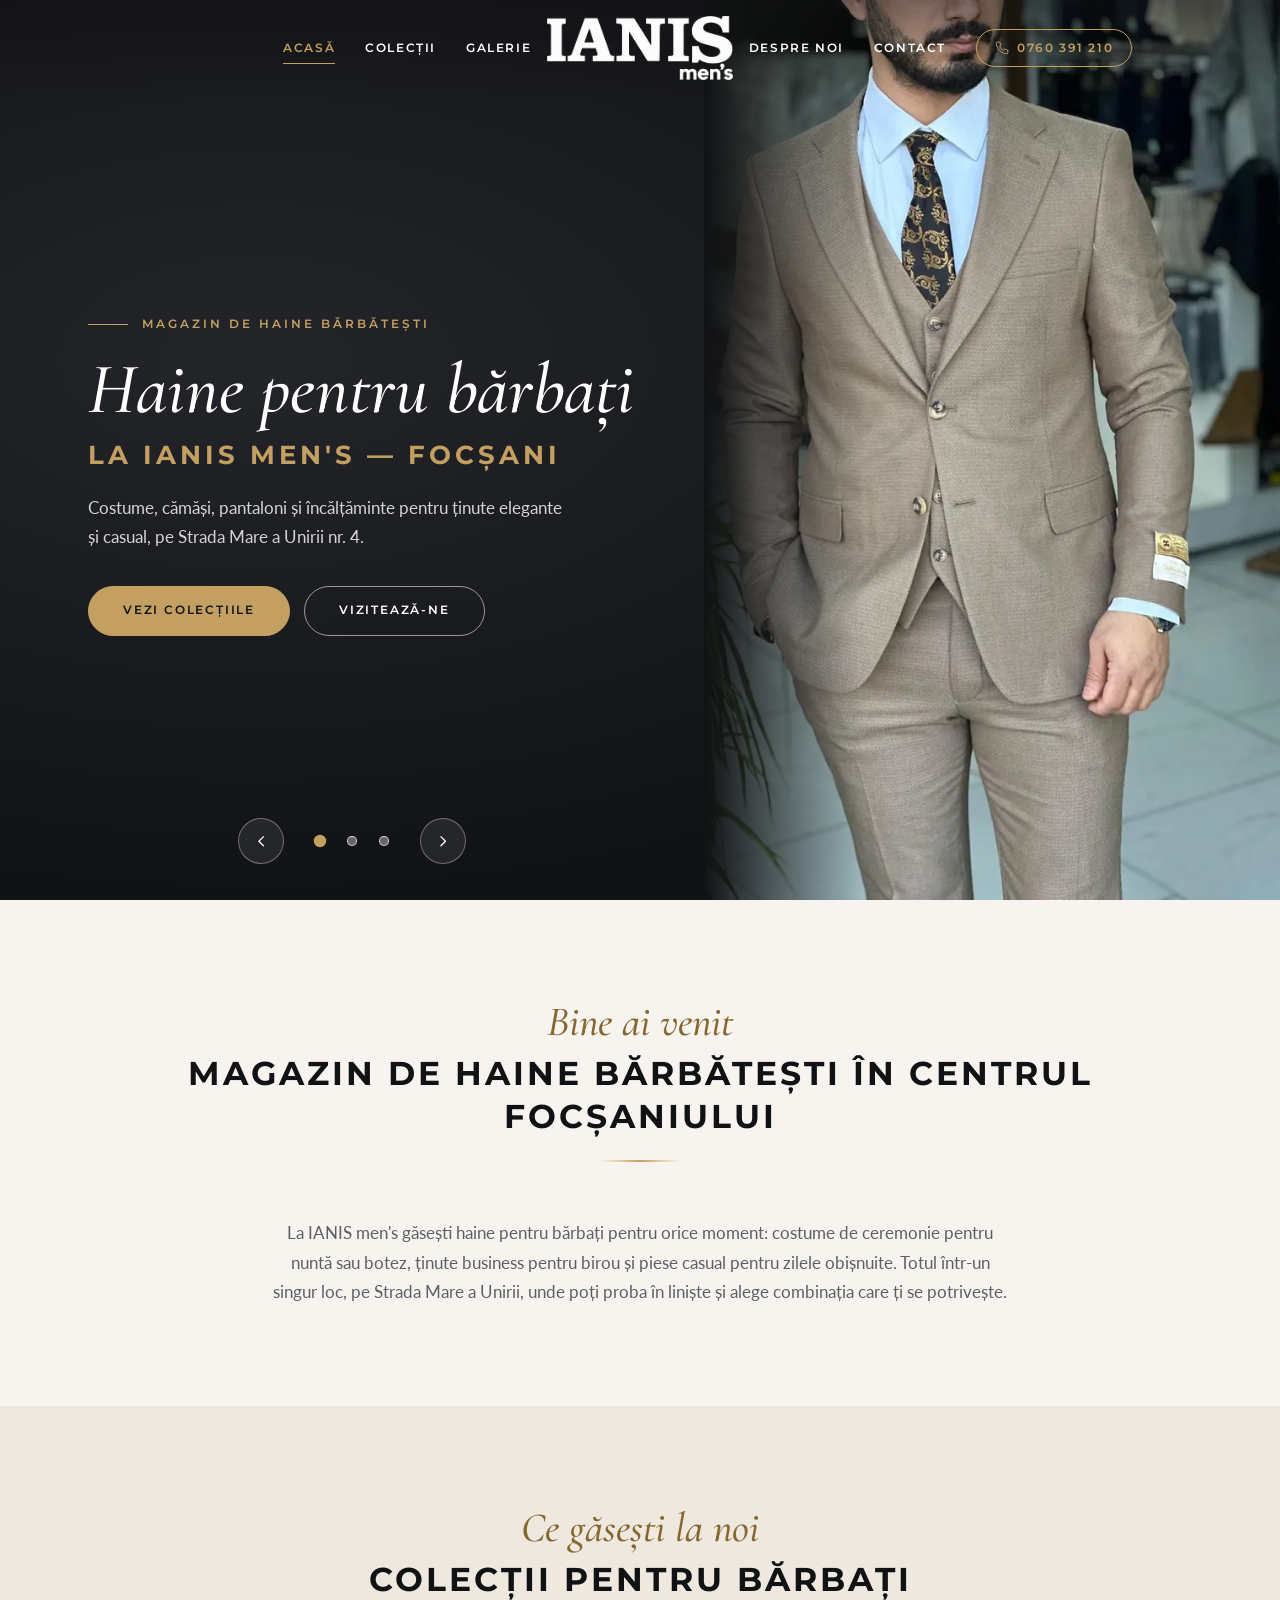
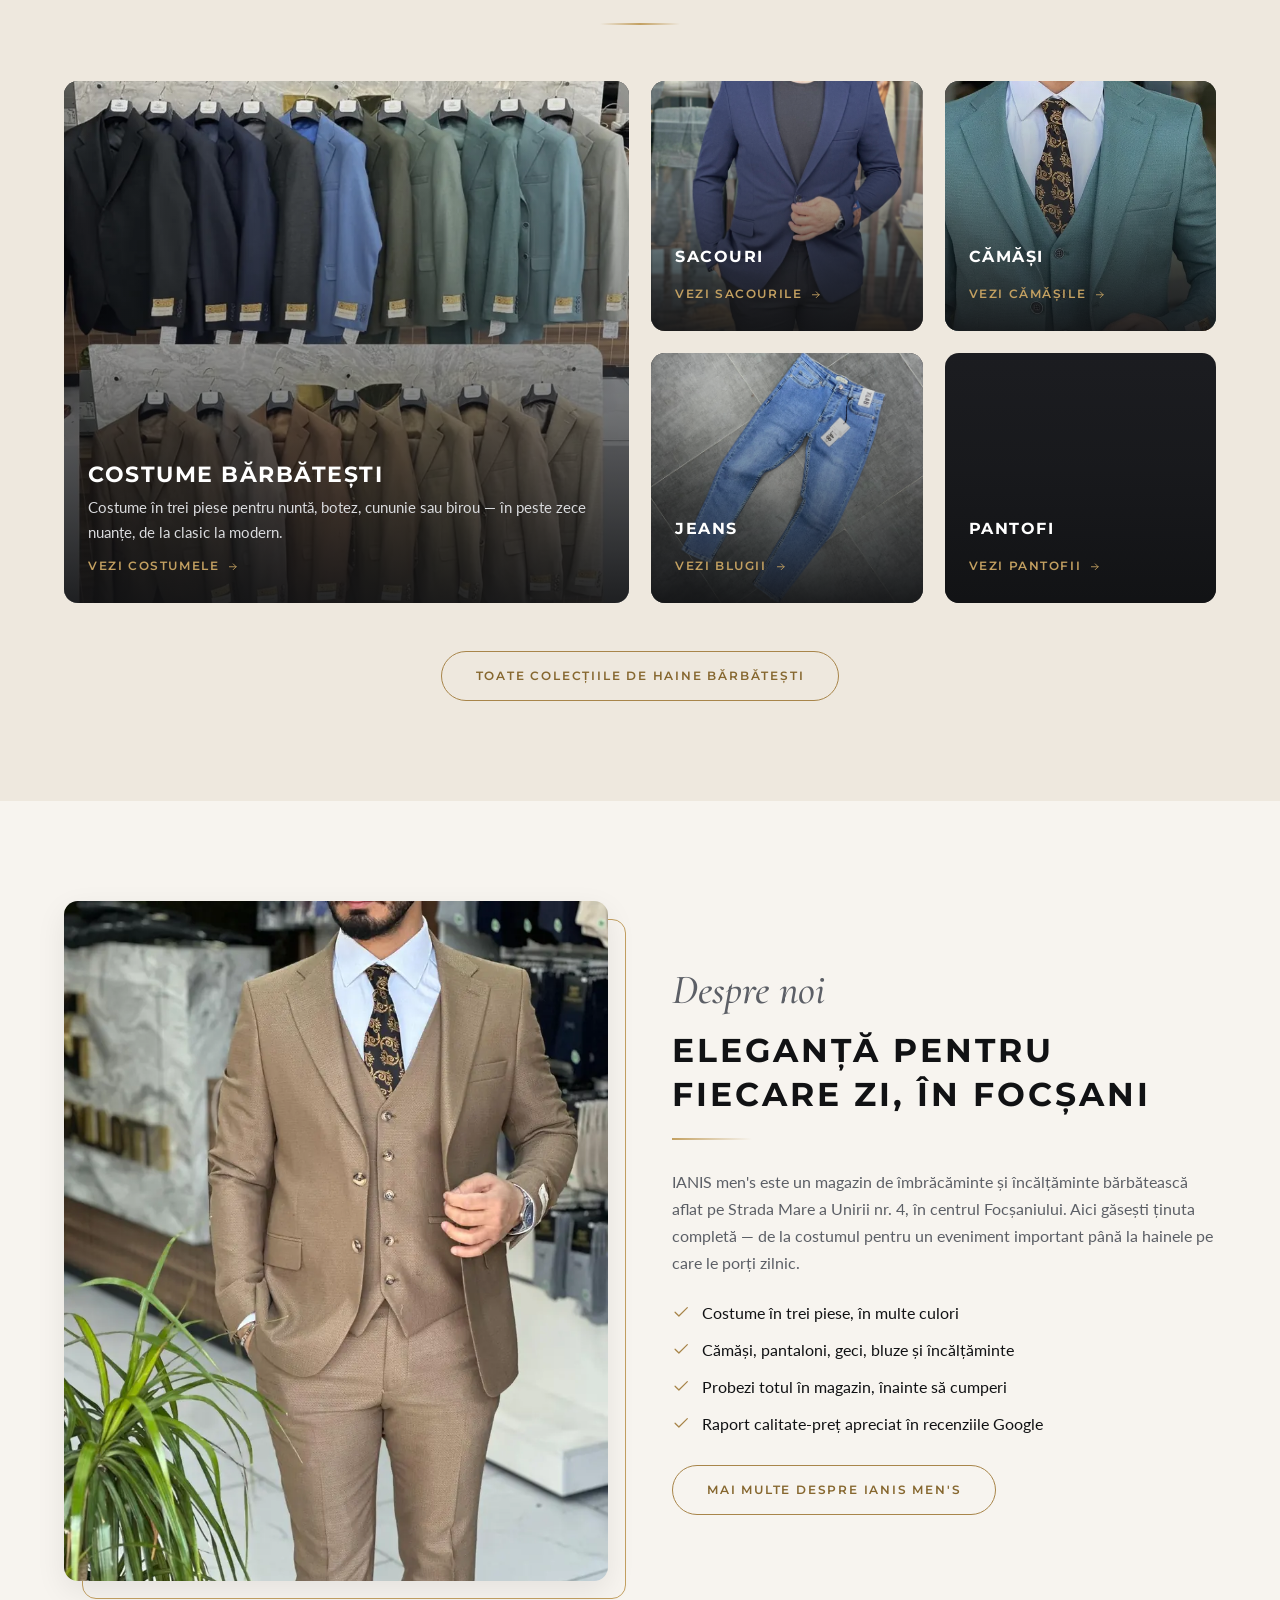
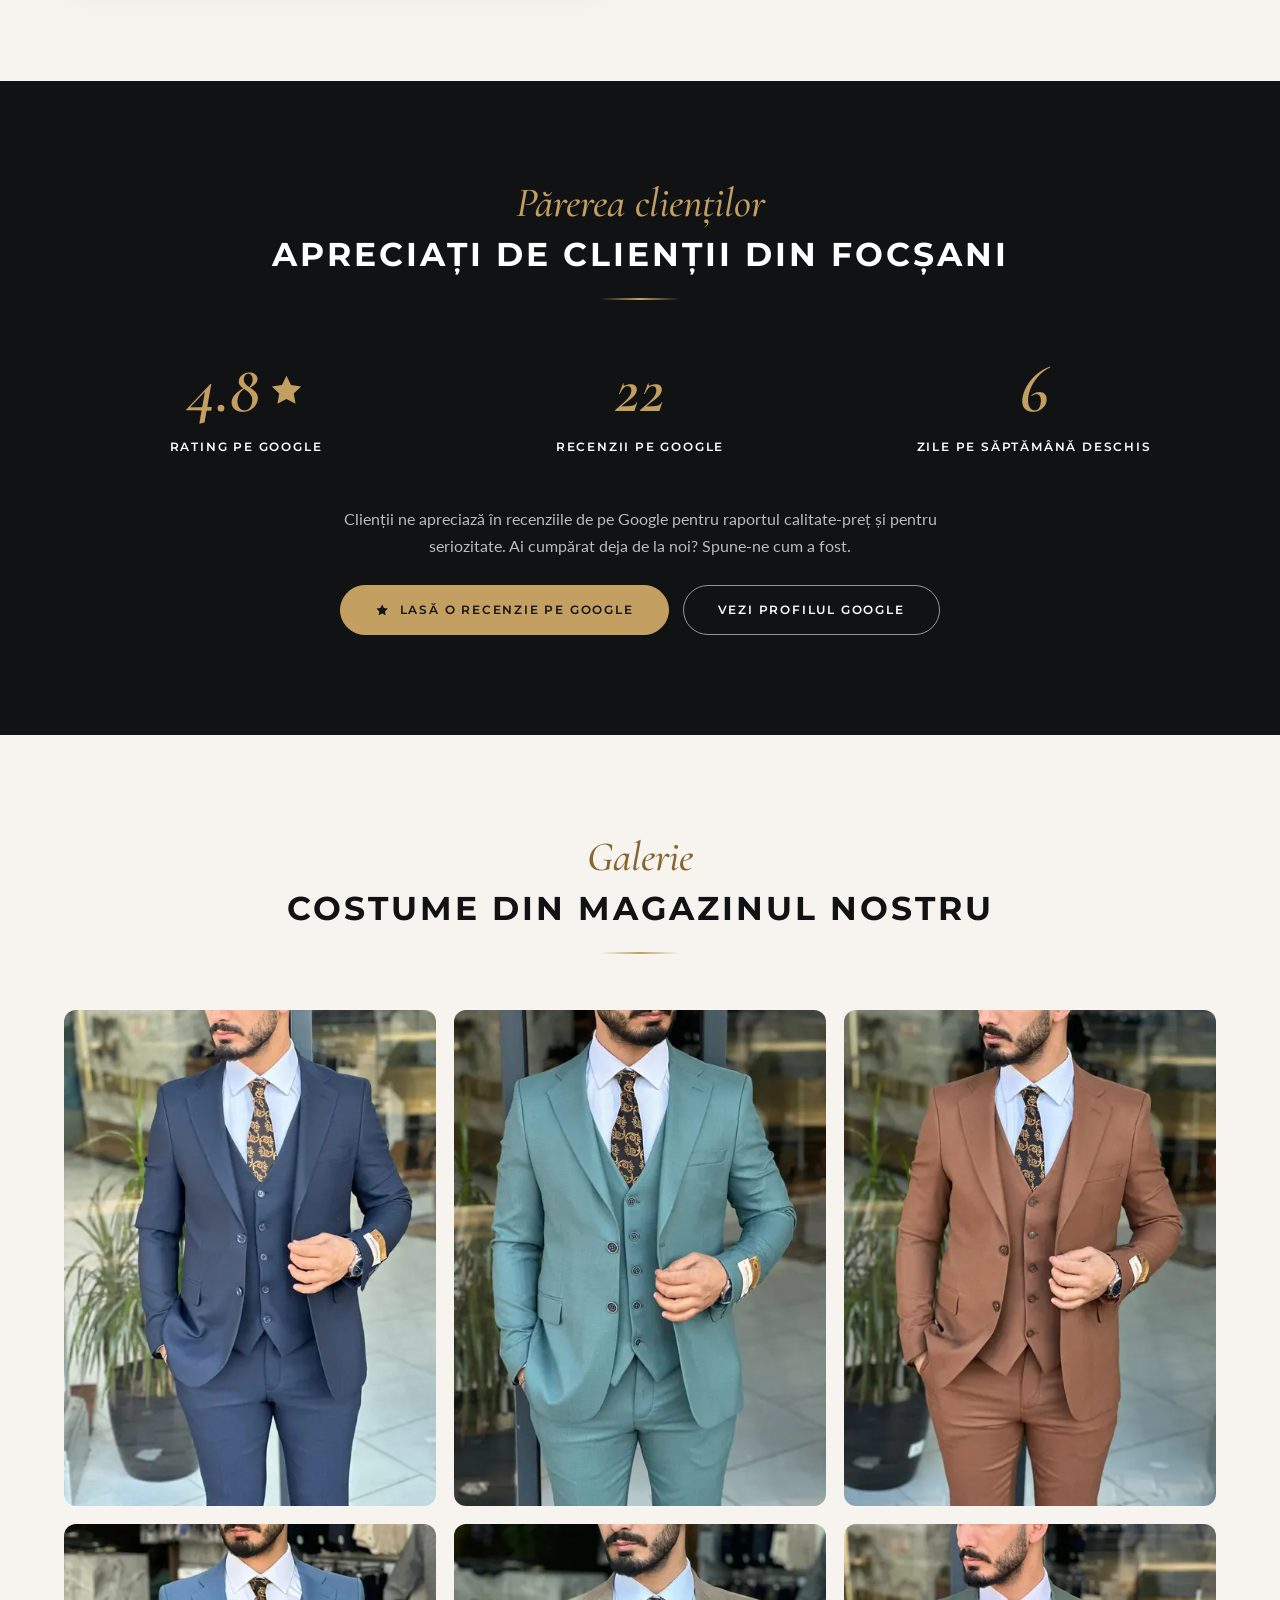
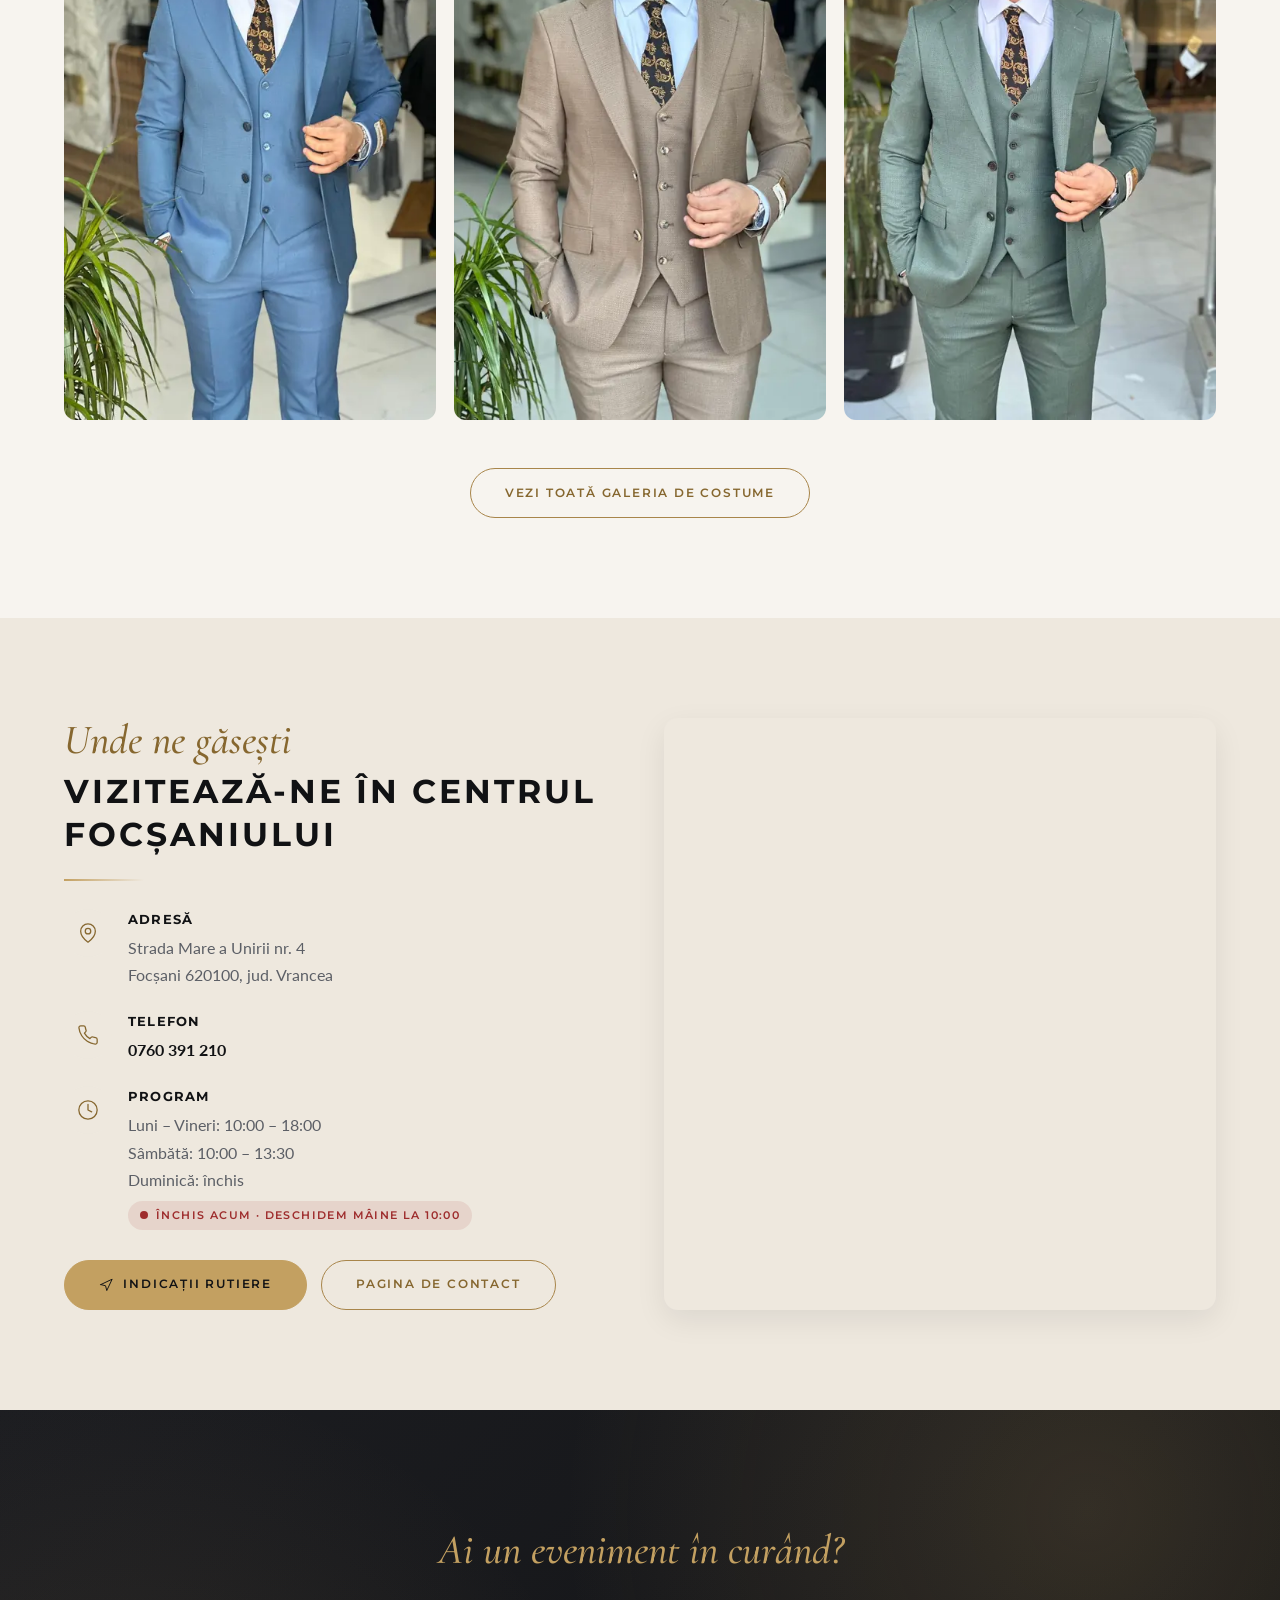
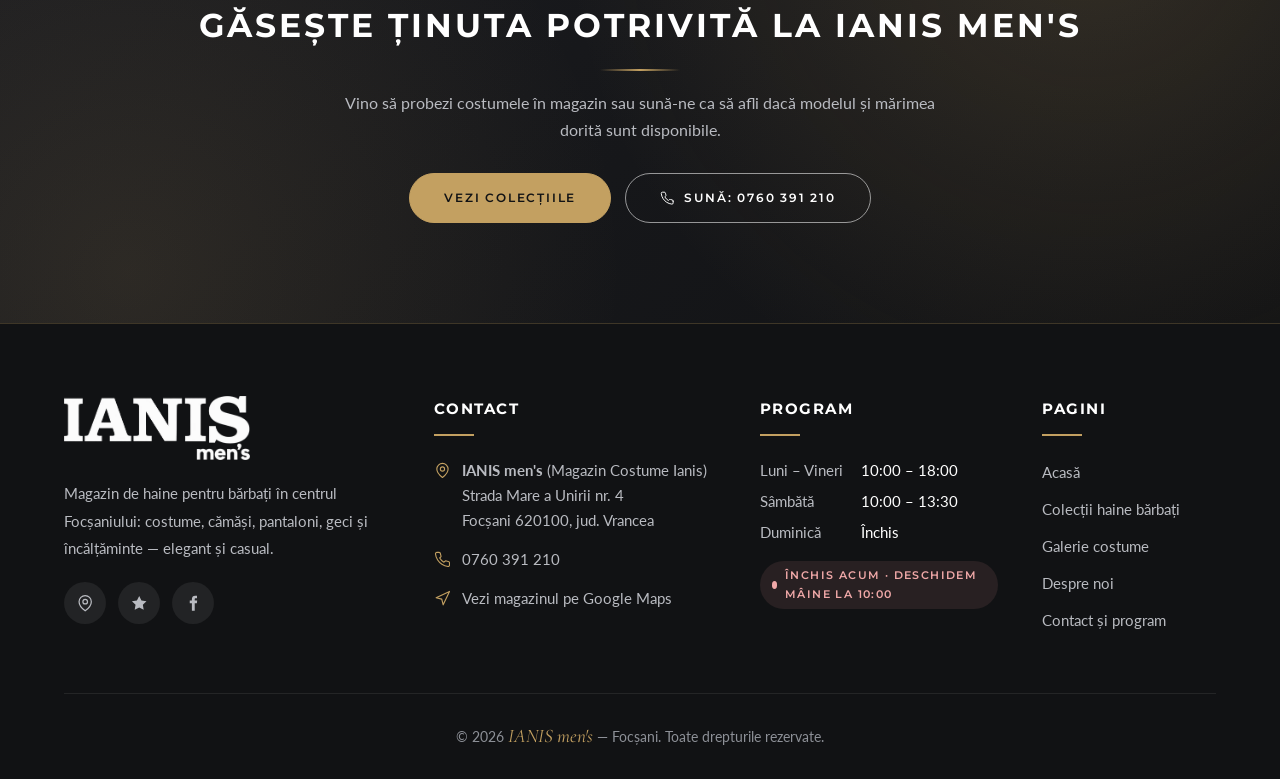
<file: index.html>
<!DOCTYPE html>
<html lang="ro">
<head>
  <meta charset="UTF-8">
  <meta name="viewport" content="width=device-width, initial-scale=1">
  <title>Haine pentru bărbați | IANIS men&#x27;s Focșani</title>
  <meta name="description" content="Magazin de haine pentru bărbați în centrul Focșaniului: costume în trei piese, cămăși, pantaloni, geci și încălțăminte, pentru ținute elegante și casual.">
  <link rel="canonical" href="https://pixelcraft-fo.github.io/IanisMens/">
  <meta name="robots" content="index, follow, max-image-preview:large">
  <meta name="theme-color" content="#111214">

  <!-- Open Graph (Facebook, WhatsApp) -->
  <meta property="og:type" content="website">
  <meta property="og:locale" content="ro_RO">
  <meta property="og:site_name" content="IANIS men's">
  <meta property="og:title" content="Haine pentru bărbați | IANIS men&#x27;s Focșani">
  <meta property="og:description" content="Magazin de haine pentru bărbați în centrul Focșaniului: costume în trei piese, cămăși, pantaloni, geci și încălțăminte, pentru ținute elegante și casual.">
  <meta property="og:url" content="https://pixelcraft-fo.github.io/IanisMens/">
  <meta property="og:image" content="https://pixelcraft-fo.github.io/IanisMens/og-ianis-mens.jpg">
  <meta property="og:image:width" content="1200">
  <meta property="og:image:height" content="630">
  <meta property="og:image:alt" content="IANIS men's — haine pentru bărbați, Strada Mare a Unirii nr. 4, Focșani">
  <meta name="twitter:card" content="summary_large_image">

  <link rel="icon" href="favicon-48.png" sizes="48x48" type="image/png">
  <link rel="icon" href="icon-192.png" sizes="192x192" type="image/png">
  <link rel="apple-touch-icon" href="apple-touch-icon.png">

  <!-- Fonturi -->
  <link rel="preconnect" href="https://fonts.googleapis.com">
  <link rel="preconnect" href="https://fonts.gstatic.com" crossorigin>
  <link rel="stylesheet" href="https://fonts.googleapis.com/css2?family=Cormorant+Garamond:ital,wght@1,500;1,600&amp;family=Lato:wght@400;700&amp;family=Montserrat:wght@600;700&amp;display=swap">
  <link rel="preload" as="image" href="costum-trei-piese-bej-800.webp" imagesrcset="costum-trei-piese-bej-480.webp 480w, costum-trei-piese-bej-800.webp 800w, costum-trei-piese-bej-1200.webp 1200w" imagesizes="(min-width: 901px) 45vw, 100vw" fetchpriority="high">
  <link rel="stylesheet" href="style.css">
  <script>document.documentElement.classList.add('js');</script>

  <!-- ===== Google Analytics 4 =====
       Pentru activare: înlocuiește G-XXXXXXXXXX cu ID-ul real (GA4 → Admin → Data streams)
       și scoate blocul de mai jos din comentariu, pe toate paginile.
       Evenimentele click_phone, click_map, click_review și click_cta sunt trimise automat din script.js.
  <script async src="https://www.googletagmanager.com/gtag/js?id=G-XXXXXXXXXX"></script>
  <script>
    window.dataLayer = window.dataLayer || [];
    function gtag(){dataLayer.push(arguments);}
    gtag('js', new Date());
    gtag('config', 'G-XXXXXXXXXX');
  </script>
  ===== /Google Analytics 4 ===== -->

  <!-- Date structurate (Schema.org) -->
  <script type="application/ld+json">
  {
    "@context": "https://schema.org",
    "@graph": [
      {
        "@type": "ClothingStore",
        "@id": "https://pixelcraft-fo.github.io/IanisMens/#magazin",
        "name": "IANIS men's",
        "alternateName": "Magazin Costume Ianis Focșani",
        "description": "Magazin de haine și încălțăminte pentru bărbați în centrul Focșaniului: costume în trei piese, cămăși, pantaloni, geci și încălțăminte, pentru ținute elegante și casual.",
        "url": "https://pixelcraft-fo.github.io/IanisMens/",
        "telephone": "+40760391210",
        "image": [
          "https://pixelcraft-fo.github.io/IanisMens/og-ianis-mens.jpg",
          "https://pixelcraft-fo.github.io/IanisMens/costume-barbati-colectie-culori-magazin-ianis-1200.webp",
          "https://pixelcraft-fo.github.io/IanisMens/costum-trei-piese-bej-1200.webp"
        ],
        "logo": "https://pixelcraft-fo.github.io/IanisMens/logo-ianis-mens-patrat.png",
        "address": {
          "@type": "PostalAddress",
          "streetAddress": "Strada Mare a Unirii nr. 4",
          "addressLocality": "Focșani",
          "addressRegion": "Vrancea",
          "postalCode": "620100",
          "addressCountry": "RO"
        },
        "geo": {
          "@type": "GeoCoordinates",
          "latitude": 45.6984102,
          "longitude": 27.1850162
        },
        "hasMap": "https://www.google.com/maps?cid=11812823139495012954",
        "openingHoursSpecification": [
          {
            "@type": "OpeningHoursSpecification",
            "dayOfWeek": [
              "Monday",
              "Tuesday",
              "Wednesday",
              "Thursday",
              "Friday"
            ],
            "opens": "10:00",
            "closes": "18:00"
          },
          {
            "@type": "OpeningHoursSpecification",
            "dayOfWeek": "Saturday",
            "opens": "10:00",
            "closes": "13:30"
          }
        ],
        "areaServed": {
          "@type": "City",
          "name": "Focșani"
        },
        "sameAs": [
          "https://maps.app.goo.gl/ewNtoANHAy8KhSu59",
          "https://www.facebook.com/p/Magazin-Ianis-100063948558520/"
        ]
      },
      {
        "@type": "WebSite",
        "@id": "https://pixelcraft-fo.github.io/IanisMens/#website",
        "url": "https://pixelcraft-fo.github.io/IanisMens/",
        "name": "IANIS men's",
        "alternateName": "Magazin Costume Ianis Focșani",
        "inLanguage": "ro-RO",
        "publisher": {
          "@id": "https://pixelcraft-fo.github.io/IanisMens/#magazin"
        }
      }
    ]
  }
  </script>
</head>
<body>
<svg xmlns="http://www.w3.org/2000/svg" style="display:none">
  <symbol id="i-phone" viewBox="0 0 24 24"><path d="M22 16.92v3a2 2 0 0 1-2.18 2 19.79 19.79 0 0 1-8.63-3.07 19.5 19.5 0 0 1-6-6 19.79 19.79 0 0 1-3.07-8.67A2 2 0 0 1 4.11 2h3a2 2 0 0 1 2 1.72c.13.96.36 1.9.7 2.81a2 2 0 0 1-.45 2.11L8.09 9.91a16 16 0 0 0 6 6l1.27-1.27a2 2 0 0 1 2.11-.45c.91.34 1.85.57 2.81.7A2 2 0 0 1 22 16.92z"/></symbol>
  <symbol id="i-pin" viewBox="0 0 24 24"><path d="M20 10c0 6-8 12-8 12s-8-6-8-12a8 8 0 0 1 16 0z"/><circle cx="12" cy="10" r="3"/></symbol>
  <symbol id="i-clock" viewBox="0 0 24 24"><circle cx="12" cy="12" r="10"/><path d="M12 6v6l4 2"/></symbol>
  <symbol id="i-star" viewBox="0 0 24 24"><path d="M12 2.5l2.94 5.96 6.56.95-4.75 4.63 1.12 6.54L12 17.5l-5.87 3.08 1.12-6.54L2.5 9.41l6.56-.95z"/></symbol>
  <symbol id="i-chev-l" viewBox="0 0 24 24"><path d="m15 18-6-6 6-6"/></symbol>
  <symbol id="i-chev-r" viewBox="0 0 24 24"><path d="m9 18 6-6-6-6"/></symbol>
  <symbol id="i-close" viewBox="0 0 24 24"><path d="M18 6 6 18M6 6l12 12"/></symbol>
  <symbol id="i-arrow" viewBox="0 0 24 24"><path d="M5 12h14M13 6l6 6-6 6"/></symbol>
  <symbol id="i-nav" viewBox="0 0 24 24"><path d="M3 11 22 2l-9 19-2-8-8-2z"/></symbol>
  <symbol id="i-zoom" viewBox="0 0 24 24"><circle cx="11" cy="11" r="7"/><path d="m20 20-3.5-3.5M11 8v6M8 11h6"/></symbol>
  <symbol id="i-tie" viewBox="0 0 24 24"><path d="M9.5 2.5h5L13 6l2.5 10L12 21.5 8.5 16 11 6z"/><path d="M11 6h2"/></symbol>
  <symbol id="i-shirt" viewBox="0 0 24 24"><path d="M9 3h6l3 2 2.5 4-2.5 1.5V21H6V10.5L3.5 9 6 5z"/><path d="m9 3 3 4 3-4M12 7v14"/></symbol>
  <symbol id="i-trousers" viewBox="0 0 24 24"><path d="M6 3h12l1 18h-5l-2-11-2 11H5z"/><path d="M6 6.5h12"/></symbol>
  <symbol id="i-jacket" viewBox="0 0 24 24"><path d="M8.5 3 4 5.5V21h5v-8M15.5 3 20 5.5V21h-5v-8"/><path d="M8.5 3 12 7l3.5-4M12 7v14M9 13l3-6 3 6"/></symbol>
  <symbol id="i-blazer" viewBox="0 0 24 24"><path d="M9 2.5 5 4.8V21h14V4.8L15 2.5"/><path d="M9 2.5 12 8l3-5.5M12 8v13M8.5 12.5 12 6l3.5 6.5"/></symbol>
  <symbol id="i-coat" viewBox="0 0 24 24"><path d="M9 2.5 4.5 5v16h15V5L15 2.5"/><path d="M9 2.5 12 7l3-4.5M12 7v14"/><path d="M4.5 9.5h3M16.5 9.5h3"/></symbol>
  <symbol id="i-shoe" viewBox="0 0 24 24"><path d="M3 7.5h4.5l1.5 3 5 1.2c4 .9 7 2.3 7 4.8V18H3z"/><path d="M3 15h18M9.5 11l-1 2M12 11.6l-1 2"/></symbol>
  <symbol id="i-tshirt" viewBox="0 0 24 24"><path d="M20.38 3.46 16 2a4 4 0 0 1-8 0L3.62 3.46a2 2 0 0 0-1.34 2.23l.58 3.47a1 1 0 0 0 .99.84H6v10c0 1.1.9 2 2 2h8a2 2 0 0 0 2-2V10h2.15a1 1 0 0 0 .99-.84l.58-3.47a2 2 0 0 0-1.34-2.23z"/></symbol>
  <symbol id="i-facebook" viewBox="0 0 24 24"><path d="M14 8.5V6.8c0-.8.2-1.3 1.4-1.3H17V2.3c-.3 0-1.3-.1-2.5-.1-2.5 0-4.2 1.5-4.2 4.3v2H7.5V12h2.8v9.8H14V12h2.8l.4-3.5z"/></symbol>
  <symbol id="i-check" viewBox="0 0 24 24"><path d="M20 6 9 17l-5-5"/></symbol>
  <symbol id="i-hanger" viewBox="0 0 24 24"><path d="M12 7a2 2 0 1 1 2-2c0 1-2 1.5-2 3v.5L3 15a1.5 1.5 0 0 0 .9 2.7h16.2A1.5 1.5 0 0 0 21 15l-9-6.5"/></symbol>
  <symbol id="i-palette" viewBox="0 0 24 24"><rect x="3" y="3" width="7" height="18" rx="2"/><path d="M10 7.5 14.5 4l4.5 5.5-9 9"/><path d="M10 15h8.5a2.5 2.5 0 0 1 2.5 2.5V19a2 2 0 0 1-2 2H7"/><circle cx="6.5" cy="17" r="1"/></symbol>
  <symbol id="i-user" viewBox="0 0 24 24"><circle cx="12" cy="8" r="4"/><path d="M4 21a8 8 0 0 1 16 0"/></symbol>
  <symbol id="i-tag" viewBox="0 0 24 24"><path d="M3 12V3h9l9 9-9 9z"/><circle cx="7.5" cy="7.5" r="1.5"/></symbol>
</svg>

  <a class="skip-link" href="#continut">Sari la conținut</a>

  <!-- ===== NAVBAR ===== -->
  <header class="navbar">
    <div class="nav-container">
      <nav class="nav-menu nav-left" aria-label="Meniu principal">
        <a href="./" class="active" aria-current="page">Acasă</a>
        <a href="colectii.html">Colecții</a>
        <a href="colectii.html#galerie">Galerie</a>
      </nav>
      <a href="./" class="nav-logo">
        <img src="logo-ianis-mens.webp" alt="IANIS men's" width="435" height="150">
      </a>
      <nav class="nav-menu nav-right" aria-label="Meniu secundar">
        <a href="despre.html">Despre noi</a>
        <a href="contact.html">Contact</a>
        <a href="tel:+40760391210" class="nav-cta" data-track-section="header"><svg class="icon" aria-hidden="true"><use href="#i-phone"></use></svg><span class="nav-cta-text">0760 391 210</span><span class="sr-only"> — sună la magazin</span></a>
      </nav>
      <button class="nav-toggle" type="button" aria-expanded="false" aria-controls="mobile-menu" aria-label="Deschide meniul">
        <span class="bars" aria-hidden="true"><span></span><span></span><span></span></span>
      </button>
    </div>
  </header>

  <!-- ===== MENIU MOBIL ===== -->
  <nav class="mobile-menu" id="mobile-menu" aria-label="Meniu mobil">
    <button class="mobile-menu-close" type="button" aria-label="Închide meniul"><svg class="icon" aria-hidden="true"><use href="#i-close"></use></svg></button>
    <a href="./" class="active" aria-current="page">Acasă</a>
    <a href="colectii.html">Colecții</a>
    <a href="colectii.html#galerie">Galerie</a>
    <a href="despre.html">Despre noi</a>
    <a href="contact.html">Contact</a>
    <div class="mobile-menu-info">
      <a href="tel:+40760391210" data-track-section="meniu-mobil"><svg class="icon" aria-hidden="true"><use href="#i-phone"></use></svg><span>0760 391 210</span></a>
      <a href="https://maps.app.goo.gl/ewNtoANHAy8KhSu59" target="_blank" rel="noopener"><svg class="icon" aria-hidden="true"><use href="#i-pin"></use></svg><span>Strada Mare a Unirii nr. 4, Focșani</span></a>
      <span><svg class="icon" aria-hidden="true"><use href="#i-clock"></use></svg><span>L–V 10:00–18:00 · Sâm 10:00–13:30</span></span>
    </div>
  </nav>
  <div class="menu-backdrop" aria-hidden="true"></div>

  <main id="continut">

  <!-- ===== SECȚIUNEA 1 — HERO SLIDER ===== -->
  <section class="hero" aria-roledescription="carusel" aria-label="Prezentare IANIS men's">
    <div class="slide active" role="group" aria-roledescription="slide" aria-label="1 din 3">
      <div class="slide-media">
        <img src="costum-trei-piese-bej-800.webp" srcset="costum-trei-piese-bej-480.webp 480w, costum-trei-piese-bej-800.webp 800w, costum-trei-piese-bej-1200.webp 1200w" sizes="(min-width: 901px) 45vw, 100vw" alt="Costum bărbătesc bej în trei piese, cu vestă, purtat cu cămașă bleu și cravată neagră cu model auriu" width="1200" height="1600" fetchpriority="high" decoding="async">
      </div>
      <div class="slide-content">
        <p class="slide-kicker">Magazin de haine bărbătești</p>
        <h1 class="slide-title"><span class="slide-script">Haine pentru bărbați</span> <span class="slide-bold">la IANIS men's — Focșani</span></h1>
        <p class="slide-text">Costume, cămăși, pantaloni și încălțăminte pentru ținute elegante și casual, pe Strada Mare a Unirii nr. 4.</p>
        <div class="btn-group">
            <a href="colectii.html" class="btn" data-track="click_cta" data-track-section="hero">Vezi colecțiile</a>
            <a href="contact.html" class="btn btn-ghost">Vizitează-ne</a>
        </div>
      </div>
    </div>
    <div class="slide" role="group" aria-roledescription="slide" aria-label="2 din 3" aria-hidden="true" inert>
      <div class="slide-media">
        <img src="costum-trei-piese-verde-salvie-800.webp" srcset="costum-trei-piese-verde-salvie-480.webp 480w, costum-trei-piese-verde-salvie-800.webp 800w, costum-trei-piese-verde-salvie-1200.webp 1200w" sizes="(min-width: 901px) 45vw, 100vw" alt="Costum verde salvie în trei piese, fotografiat la intrarea în magazin" width="1200" height="1600" fetchpriority="low" decoding="async">
      </div>
      <div class="slide-content">
        <p class="slide-kicker">Costume în trei piese</p>
        <p class="slide-title"><span class="slide-script">Sacou, vestă, pantalon</span> <span class="slide-bold">Într-o paletă largă de culori</span></p>
        <p class="slide-text">De la negru și bleumarin la verde salvie, coniac sau camel — alege nuanța potrivită pentru evenimentul tău.</p>
        <div class="btn-group">
            <a href="colectii.html#galerie" class="btn" data-track="click_cta" data-track-section="hero">Vezi galeria de costume</a>
            <a href="colectii.html#costume" class="btn btn-ghost">Despre costume</a>
        </div>
      </div>
    </div>
    <div class="slide" role="group" aria-roledescription="slide" aria-label="3 din 3" aria-hidden="true" inert>
      <div class="slide-media">
        <img src="costum-trei-piese-negru-800.webp" srcset="costum-trei-piese-negru-480.webp 480w, costum-trei-piese-negru-800.webp 800w, costum-trei-piese-negru-1200.webp 1200w" sizes="(min-width: 901px) 45vw, 100vw" alt="Costum negru clasic în trei piese, cu vestă, în magazinul IANIS men&#x27;s" width="1200" height="1600" fetchpriority="low" decoding="async">
      </div>
      <div class="slide-content">
        <p class="slide-kicker">Te așteptăm în magazin</p>
        <p class="slide-title"><span class="slide-script">Vino la probă</span> <span class="slide-bold">Strada Mare a Unirii nr. 4</span></p>
        <p class="slide-text">Luni – vineri 10:00 – 18:00 · Sâmbătă 10:00 – 13:30</p>
        <div class="btn-group">
            <a href="contact.html" class="btn">Program și hartă</a>
            <a href="tel:+40760391210" class="btn btn-ghost" data-track-section="hero"><svg class="icon" aria-hidden="true"><use href="#i-phone"></use></svg>Sună acum</a>
        </div>
      </div>
    </div>

    <div class="slider-controls">
      <button class="slider-arrow prev" type="button" aria-label="Slide-ul anterior"><svg class="icon" aria-hidden="true"><use href="#i-chev-l"></use></svg></button>
      <div class="slider-dots">
        <button class="dot active" type="button" aria-label="Arată slide-ul 1" aria-current="true"></button>
        <button class="dot" type="button" aria-label="Arată slide-ul 2"></button>
        <button class="dot" type="button" aria-label="Arată slide-ul 3"></button>
      </div>
      <button class="slider-arrow next" type="button" aria-label="Slide-ul următor"><svg class="icon" aria-hidden="true"><use href="#i-chev-r"></use></svg></button>
    </div>
  </section>

  <!-- ===== SECȚIUNEA 2 — INTRO ===== -->
  <section class="section intro">
    <div class="container">
      <div class="section-heading reveal">
        <p class="script-title">Bine ai venit</p>
        <h2 class="bold-title">Magazin de haine bărbătești în centrul Focșaniului</h2>
        <div class="divider" aria-hidden="true"></div>
      </div>
      <p class="lead reveal">La IANIS men's găsești haine pentru bărbați pentru orice moment: costume de ceremonie pentru nuntă sau botez, ținute business pentru birou și piese casual pentru zilele obișnuite. Totul într-un singur loc, pe Strada Mare a Unirii, unde poți proba în liniște și alege combinația care ți se potrivește.</p>
    </div>
  </section>

  <!-- ===== SECȚIUNEA 3 — COLECȚII ===== -->
  <section class="section section-alt">
    <div class="container">
      <div class="section-heading reveal">
        <p class="script-title">Ce găsești la noi</p>
        <h2 class="bold-title">Colecții pentru bărbați</h2>
        <div class="divider" aria-hidden="true"></div>
      </div>
      <div class="collections-grid">
        <a href="colectii.html#costume" class="collection-card feature reveal">
          <img src="costume-barbati-colectie-culori-magazin-ianis-800.webp" srcset="costume-barbati-colectie-culori-magazin-ianis-480.webp 480w, costume-barbati-colectie-culori-magazin-ianis-800.webp 800w, costume-barbati-colectie-culori-magazin-ianis-1200.webp 1169w" sizes="(min-width: 993px) 590px, (min-width: 601px) 100vw, 100vw" alt="Rafturi cu costume bărbătești în multe culori, în magazinul IANIS men&#x27;s" width="1169" height="2011" loading="lazy" decoding="async">
          <div class="collection-card-body">
            <h3>Costume bărbătești</h3>
            <p>Costume în trei piese pentru nuntă, botez, cununie sau birou — în peste zece nuanțe, de la clasic la modern.</p>
            <span class="card-link">Vezi costumele <svg class="icon" aria-hidden="true"><use href="#i-arrow"></use></svg></span>
          </div>
        </a>
        <a href="colectii.html#sacouri" class="collection-card reveal delay-1">
          <img src="imagini/sacou4.png" alt="Sacou bleumarin pentru bărbați, croială slim" width="1170" height="1537" loading="lazy" decoding="async">
          <div class="collection-card-body">
            <h3>Sacouri</h3>
            <span class="card-link">Vezi sacourile <svg class="icon" aria-hidden="true"><use href="#i-arrow"></use></svg></span>
          </div>
        </a>
        <a href="colectii.html#camasi" class="collection-card reveal delay-2">
          <img src="camasa-alba-cravata-costum-480.webp" srcset="camasa-alba-cravata-costum-480.webp 480w, camasa-alba-cravata-costum-800.webp 800w" sizes="(min-width: 993px) 285px, (min-width: 601px) 50vw, 100vw" alt="Cămașă albă cu guler clasic și cravată neagră cu model auriu, sub un sacou verde turcoaz" width="740" height="740" loading="lazy" decoding="async">
          <div class="collection-card-body">
            <h3>Cămăși</h3>
            <span class="card-link">Vezi cămășile <svg class="icon" aria-hidden="true"><use href="#i-arrow"></use></svg></span>
          </div>
        </a>
        <a href="colectii.html#jeans" class="collection-card reveal delay-1">
          <img src="imagini/jeans1.png" alt="Blugi bărbătești albastru deschis, croială dreaptă" width="1170" height="1155" loading="lazy" decoding="async">
          <div class="collection-card-body">
            <h3>Jeans</h3>
            <span class="card-link">Vezi blugii <svg class="icon" aria-hidden="true"><use href="#i-arrow"></use></svg></span>
          </div>
        </a>
        <a href="colectii.html#pantofi" class="collection-card reveal delay-2">
          <img src="imagini/pantofi5.png" alt="Mocasini din velur crem cu canaf, alături de modele negre, camel, maro și bleumarin" width="1170" height="950" loading="lazy" decoding="async">
          <div class="collection-card-body">
            <h3>Pantofi</h3>
            <span class="card-link">Vezi pantofii <svg class="icon" aria-hidden="true"><use href="#i-arrow"></use></svg></span>
          </div>
        </a>
      </div>
      <div class="text-center" style="margin-top: 48px;">
        <a href="colectii.html" class="btn btn-outline reveal" data-track="click_cta" data-track-section="colectii">Toate colecțiile de haine bărbătești</a>
      </div>
    </div>
  </section>

  <!-- ===== SECȚIUNEA 4 — DESPRE (scurt) ===== -->
  <section class="section">
    <div class="container story">
      <div class="story-img reveal">
        <img src="costum-trei-piese-camel-800.webp" srcset="costum-trei-piese-camel-480.webp 480w, costum-trei-piese-camel-800.webp 800w, costum-trei-piese-camel-1200.webp 1200w" sizes="(min-width: 993px) 560px, (min-width: 601px) 520px, 100vw" alt="Costum camel în trei piese, cu nasturi aurii, în interiorul magazinului" width="1200" height="1600" loading="lazy" decoding="async">
      </div>
      <div class="story-text reveal delay-1">
        <div class="section-heading left">
        <p class="script-title">Despre noi</p>
        <h2 class="bold-title">Eleganță pentru fiecare zi, în Focșani</h2>
        <div class="divider" aria-hidden="true"></div>
      </div>
        <p>IANIS men's este un magazin de îmbrăcăminte și încălțăminte bărbătească aflat pe Strada Mare a Unirii nr. 4, în centrul Focșaniului. Aici găsești ținuta completă — de la costumul pentru un eveniment important până la hainele pe care le porți zilnic.</p>
        <ul class="check-list">
          <li><svg class="icon" aria-hidden="true"><use href="#i-check"></use></svg>Costume în trei piese, în multe culori</li>
          <li><svg class="icon" aria-hidden="true"><use href="#i-check"></use></svg>Cămăși, pantaloni, geci, bluze și încălțăminte</li>
          <li><svg class="icon" aria-hidden="true"><use href="#i-check"></use></svg>Probezi totul în magazin, înainte să cumperi</li>
          <li><svg class="icon" aria-hidden="true"><use href="#i-check"></use></svg>Raport calitate-preț apreciat în recenziile Google</li>
        </ul>
        <div class="btn-group">
          <a href="despre.html" class="btn btn-outline">Mai multe despre IANIS men's</a>
        </div>
      </div>
    </div>
  </section>

  <!-- ===== SECȚIUNEA 5 — RECENZII ===== -->
  <section class="section section-dark">
    <div class="container">
      <div class="section-heading reveal">
        <p class="script-title">Părerea clienților</p>
        <h2 class="bold-title">Apreciați de clienții din Focșani</h2>
        <div class="divider" aria-hidden="true"></div>
      </div>
      <!-- Actualizează periodic ratingul și numărul de recenzii din profilul Google -->
      <div class="stats-grid">
        <div class="stat-item reveal">
          <div class="stat-number" data-target="5" data-decimals="1"><span class="count">5.0</span><svg class="icon icon-fill" aria-hidden="true"><use href="#i-star"></use></svg></div>
          <p class="stat-label">Rating pe Google</p>
        </div>
        <div class="stat-item reveal delay-1">
          <div class="stat-number" data-target="23"><span class="count">23</span></div>
          <p class="stat-label">Recenzii pe Google</p>
        </div>
        <div class="stat-item reveal delay-2">
          <div class="stat-number" data-target="6"><span class="count">6</span></div>
          <p class="stat-label">Zile pe săptămână deschis</p>
        </div>
      </div>
      <div class="stats-note reveal">
        <p>Clienții ne apreciază în recenziile de pe Google pentru raportul calitate-preț și pentru seriozitate. Ai cumpărat deja de la noi? Spune-ne cum a fost.</p>
        <div class="btn-group">
          <a href="https://www.google.com/search?q=Magazin+Costume+Ianis+Focsani#lrd=0x40b4238f17e92063:0xa3ef940ef01d6a5a,3,,,," class="btn" target="_blank" rel="noopener" data-track="click_review" data-track-section="recenzii"><svg class="icon icon-fill" aria-hidden="true"><use href="#i-star"></use></svg>Lasă o recenzie pe Google</a>
          <a href="https://maps.app.goo.gl/ewNtoANHAy8KhSu59" class="btn btn-ghost" target="_blank" rel="noopener" data-track-section="recenzii">Vezi profilul Google</a>
        </div>
      </div>
    </div>
  </section>

  <!-- ===== SECȚIUNEA 6 — GALERIE PREVIEW ===== -->
  <section class="section">
    <div class="container">
      <div class="section-heading reveal">
        <p class="script-title">Galerie</p>
        <h2 class="bold-title">Costume din magazinul nostru</h2>
        <div class="divider" aria-hidden="true"></div>
      </div>
      <div class="gallery-grid">
        <a href="colectii.html#galerie" class="gallery-item reveal"><img src="costum-trei-piese-bleumarin-480.webp" srcset="costum-trei-piese-bleumarin-480.webp 480w, costum-trei-piese-bleumarin-800.webp 800w, costum-trei-piese-bleumarin-1200.webp 1200w" sizes="(min-width: 769px) 380px, 50vw" alt="Costum bleumarin în trei piese, cu cămașă albă și cravată închisă la culoare" width="1200" height="1600" loading="lazy" decoding="async"><span class="zoom" aria-hidden="true"><svg class="icon" aria-hidden="true"><use href="#i-zoom"></use></svg></span></a>
        <a href="colectii.html#galerie" class="gallery-item reveal delay-1"><img src="costum-trei-piese-verde-turcoaz-480.webp" srcset="costum-trei-piese-verde-turcoaz-480.webp 480w, costum-trei-piese-verde-turcoaz-800.webp 800w, costum-trei-piese-verde-turcoaz-1200.webp 1200w" sizes="(min-width: 769px) 380px, 50vw" alt="Costum verde turcoaz cu vestă și cămașă albă, fotografiat de aproape" width="1200" height="1600" loading="lazy" decoding="async"><span class="zoom" aria-hidden="true"><svg class="icon" aria-hidden="true"><use href="#i-zoom"></use></svg></span></a>
        <a href="colectii.html#galerie" class="gallery-item reveal delay-2"><img src="costum-trei-piese-coniac-480.webp" srcset="costum-trei-piese-coniac-480.webp 480w, costum-trei-piese-coniac-800.webp 800w, costum-trei-piese-coniac-1200.webp 1200w" sizes="(min-width: 769px) 380px, 50vw" alt="Costum coniac cu vestă și cămașă bleu, într-o nuanță caldă de maro" width="1200" height="1600" loading="lazy" decoding="async"><span class="zoom" aria-hidden="true"><svg class="icon" aria-hidden="true"><use href="#i-zoom"></use></svg></span></a>
        <a href="colectii.html#galerie" class="gallery-item reveal"><img src="costum-trei-piese-albastru-480.webp" srcset="costum-trei-piese-albastru-480.webp 480w, costum-trei-piese-albastru-800.webp 800w, costum-trei-piese-albastru-1200.webp 1200w" sizes="(min-width: 769px) 380px, 50vw" alt="Costum albastru deschis cu vestă, potrivit pentru nunți și evenimente de zi" width="1200" height="1600" loading="lazy" decoding="async"><span class="zoom" aria-hidden="true"><svg class="icon" aria-hidden="true"><use href="#i-zoom"></use></svg></span></a>
        <a href="colectii.html#galerie" class="gallery-item reveal delay-1"><img src="costum-trei-piese-nisip-480.webp" srcset="costum-trei-piese-nisip-480.webp 480w, costum-trei-piese-nisip-800.webp 800w, costum-trei-piese-nisip-1200.webp 1200w" sizes="(min-width: 769px) 380px, 50vw" alt="Costum bej nisip în trei piese, cu cămașă bleu și cravată închisă la culoare" width="1200" height="1600" loading="lazy" decoding="async"><span class="zoom" aria-hidden="true"><svg class="icon" aria-hidden="true"><use href="#i-zoom"></use></svg></span></a>
        <a href="colectii.html#galerie" class="gallery-item reveal delay-2"><img src="costum-verde-salvie-cu-vesta-480.webp" srcset="costum-verde-salvie-cu-vesta-480.webp 480w, costum-verde-salvie-cu-vesta-800.webp 800w, costum-verde-salvie-cu-vesta-1200.webp 1200w" sizes="(min-width: 769px) 380px, 50vw" alt="Costum verde salvie cu vestă și cravată neagră cu model auriu" width="1200" height="1600" loading="lazy" decoding="async"><span class="zoom" aria-hidden="true"><svg class="icon" aria-hidden="true"><use href="#i-zoom"></use></svg></span></a>
      </div>
      <div class="text-center" style="margin-top: 48px;">
        <a href="colectii.html#galerie" class="btn btn-outline reveal" data-track="click_cta" data-track-section="galerie">Vezi toată galeria de costume</a>
      </div>
    </div>
  </section>

  <!-- ===== LOCAȚIE ===== -->
  <section class="section section-alt">
    <div class="container location">
      <div class="reveal">
        <div class="section-heading left">
        <p class="script-title">Unde ne găsești</p>
        <h2 class="bold-title">Vizitează-ne în centrul Focșaniului</h2>
        <div class="divider" aria-hidden="true"></div>
      </div>
        <div class="info-list">
          <div class="info-item">
            <span class="icon-circle"><svg class="icon" aria-hidden="true"><use href="#i-pin"></use></svg></span>
            <div>
              <h3>Adresă</h3>
              <address>Strada Mare a Unirii nr. 4<br>Focșani 620100, jud. Vrancea</address>
            </div>
          </div>
          <div class="info-item">
            <span class="icon-circle"><svg class="icon" aria-hidden="true"><use href="#i-phone"></use></svg></span>
            <div>
              <h3>Telefon</h3>
              <p><a href="tel:+40760391210" data-track-section="locatie">0760 391 210</a></p>
            </div>
          </div>
          <div class="info-item">
            <span class="icon-circle"><svg class="icon" aria-hidden="true"><use href="#i-clock"></use></svg></span>
            <div>
              <h3>Program</h3>
              <p>Luni – Vineri: 10:00 – 18:00<br>Sâmbătă: 10:00 – 13:30<br>Duminică: închis</p>
              <span class="open-badge" hidden></span>
            </div>
          </div>
        </div>
        <div class="btn-group" style="justify-content:flex-start">
          <a href="https://www.google.com/maps/dir/?api=1&amp;destination=45.6984102%2C27.1850162" class="btn" target="_blank" rel="noopener" data-track="click_map" data-track-section="locatie"><svg class="icon" aria-hidden="true"><use href="#i-nav"></use></svg>Indicații rutiere</a>
          <a href="contact.html" class="btn btn-outline">Pagina de contact</a>
        </div>
      </div>
      <div class="map-wrap reveal delay-1">
        <iframe src="https://www.google.com/maps/embed?pb=!1m18!1m12!1m3!1d2786.6293317596405!2d27.185016200000003!3d45.6984102!2m3!1f0!2f0!3f0!3m2!1i1024!2i768!4f13.1!3m3!1m2!1s0x40b4238f17e92063%3A0xa3ef940ef01d6a5a!2sMagazin%20Costume%20Ianis%20Focsani!5e0!3m2!1sro!2sro!4v1789847283078!5m2!1sro!2sro" title="Harta: IANIS men's, Strada Mare a Unirii nr. 4, Focșani" loading="lazy" referrerpolicy="no-referrer-when-downgrade" allowfullscreen></iframe>
      </div>
    </div>
  </section>

  <!-- ===== CTA FINAL ===== -->
  <section class="section cta">
    <div class="container reveal">
      <p class="script-title">Ai un eveniment în curând?</p>
      <h2 class="bold-title">Găsește ținuta potrivită la IANIS men's</h2>
      <div class="divider" aria-hidden="true"></div>
      <p>Vino să probezi costumele în magazin sau sună-ne ca să afli dacă modelul și mărimea dorită sunt disponibile.</p>
      <div class="btn-group">
        <a href="colectii.html" class="btn" data-track="click_cta" data-track-section="cta-final">Vezi colecțiile</a>
        <a href="tel:+40760391210" class="btn btn-ghost" data-track-section="cta-final"><svg class="icon" aria-hidden="true"><use href="#i-phone"></use></svg>Sună: 0760 391 210</a>
      </div>
    </div>
  </section>

  </main>

  <!-- ===== FOOTER ===== -->
  <footer class="footer">
    <div class="container">
      <div class="footer-grid">
        <div class="footer-col">
          <img src="logo-ianis-mens.webp" alt="IANIS men's" width="435" height="150" loading="lazy" decoding="async">
          <p>Magazin de haine pentru bărbați în centrul Focșaniului: costume, cămăși, pantaloni, geci și încălțăminte — elegant și casual.</p>
          <div class="footer-socials">
            <a href="https://maps.app.goo.gl/ewNtoANHAy8KhSu59" target="_blank" rel="noopener" aria-label="IANIS men's pe Google Maps"><svg class="icon" aria-hidden="true"><use href="#i-pin"></use></svg></a>
            <a href="https://www.google.com/search?q=Magazin+Costume+Ianis+Focsani#lrd=0x40b4238f17e92063:0xa3ef940ef01d6a5a,3,,,," target="_blank" rel="noopener" aria-label="Lasă o recenzie pe Google" data-track="click_review" data-track-section="footer"><svg class="icon icon-fill" aria-hidden="true"><use href="#i-star"></use></svg></a>
            <a href="https://www.facebook.com/p/Magazin-Ianis-100063948558520/" target="_blank" rel="noopener" aria-label="IANIS men's pe Facebook"><svg class="icon icon-fill" aria-hidden="true"><use href="#i-facebook"></use></svg></a>
          </div>
        </div>

        <div class="footer-col">
          <p class="footer-title">Contact</p>
          <address>
            <div class="footer-contact-line"><svg class="icon" aria-hidden="true"><use href="#i-pin"></use></svg><span><strong>IANIS men's</strong> (Magazin Costume Ianis)<br>Strada Mare a Unirii nr. 4<br>Focșani 620100, jud. Vrancea</span></div>
            <div class="footer-contact-line"><svg class="icon" aria-hidden="true"><use href="#i-phone"></use></svg><a href="tel:+40760391210" data-track-section="footer">0760 391 210</a></div>
          </address>
          <div class="footer-contact-line"><svg class="icon" aria-hidden="true"><use href="#i-nav"></use></svg><a href="https://maps.app.goo.gl/ewNtoANHAy8KhSu59" target="_blank" rel="noopener" data-track-section="footer">Vezi magazinul pe Google Maps</a></div>
        </div>

        <div class="footer-col">
          <p class="footer-title">Program</p>
          <dl class="footer-hours">
            <dt>Luni – Vineri</dt><dd>10:00 – 18:00</dd>
            <dt>Sâmbătă</dt><dd>10:00 – 13:30</dd>
            <dt>Duminică</dt><dd>Închis</dd>
          </dl>
          <span class="open-badge" hidden></span>
        </div>

        <div class="footer-col">
          <p class="footer-title">Pagini</p>
          <ul>
            <li><a href="./">Acasă</a></li>
            <li><a href="colectii.html">Colecții haine bărbați</a></li>
            <li><a href="colectii.html#galerie">Galerie costume</a></li>
            <li><a href="despre.html">Despre noi</a></li>
            <li><a href="contact.html">Contact și program</a></li>
          </ul>
        </div>
      </div>

      <div class="footer-bottom">
        <p>© <span class="current-year">2026</span> <span class="script-accent">IANIS men's</span> — Focșani. Toate drepturile rezervate.</p>
      </div>
    </div>
  </footer>

  <!-- ===== BUTON APEL (mobil) ===== -->
  <a href="tel:+40760391210" class="call-float" aria-label="Sună la IANIS men's: 0760 391 210" data-track-section="buton-flotant"><svg class="icon" aria-hidden="true"><use href="#i-phone"></use></svg></a>

  <script src="script.js" defer></script>
</body>
</html>
</file>
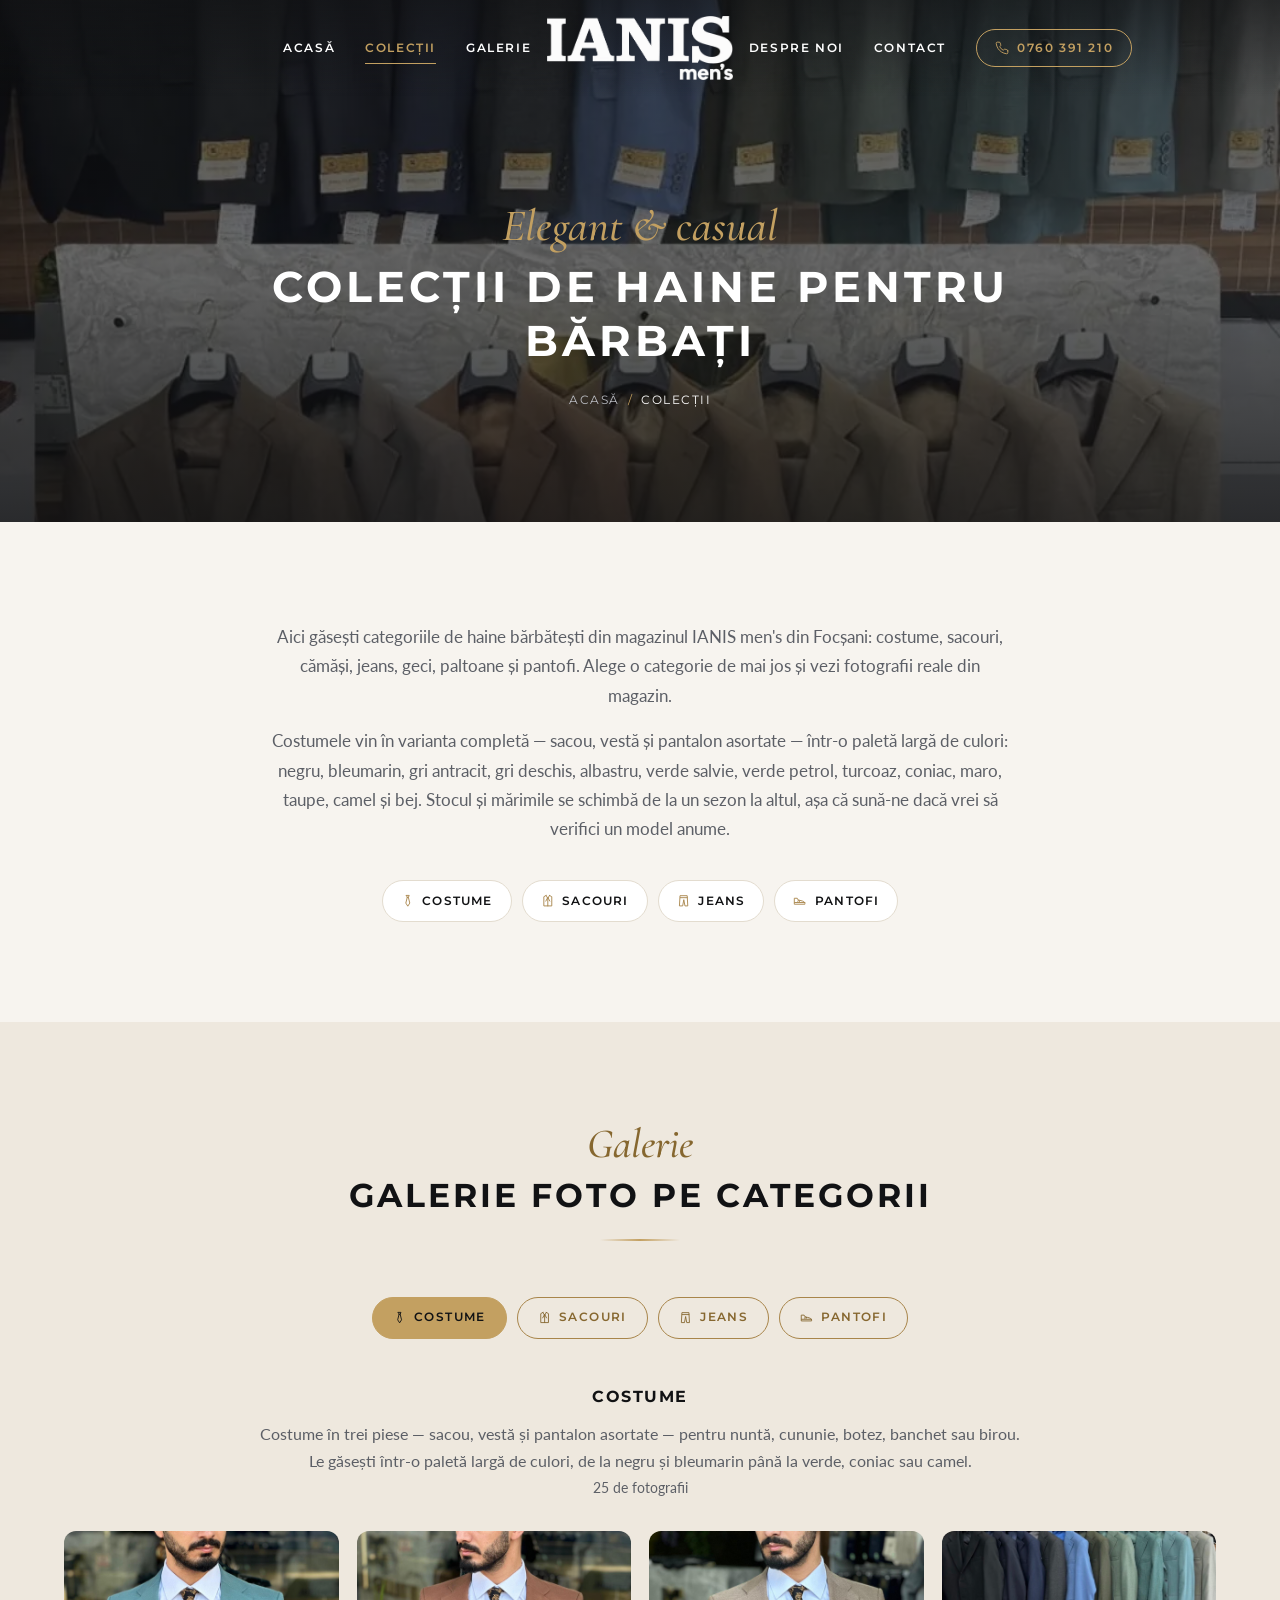
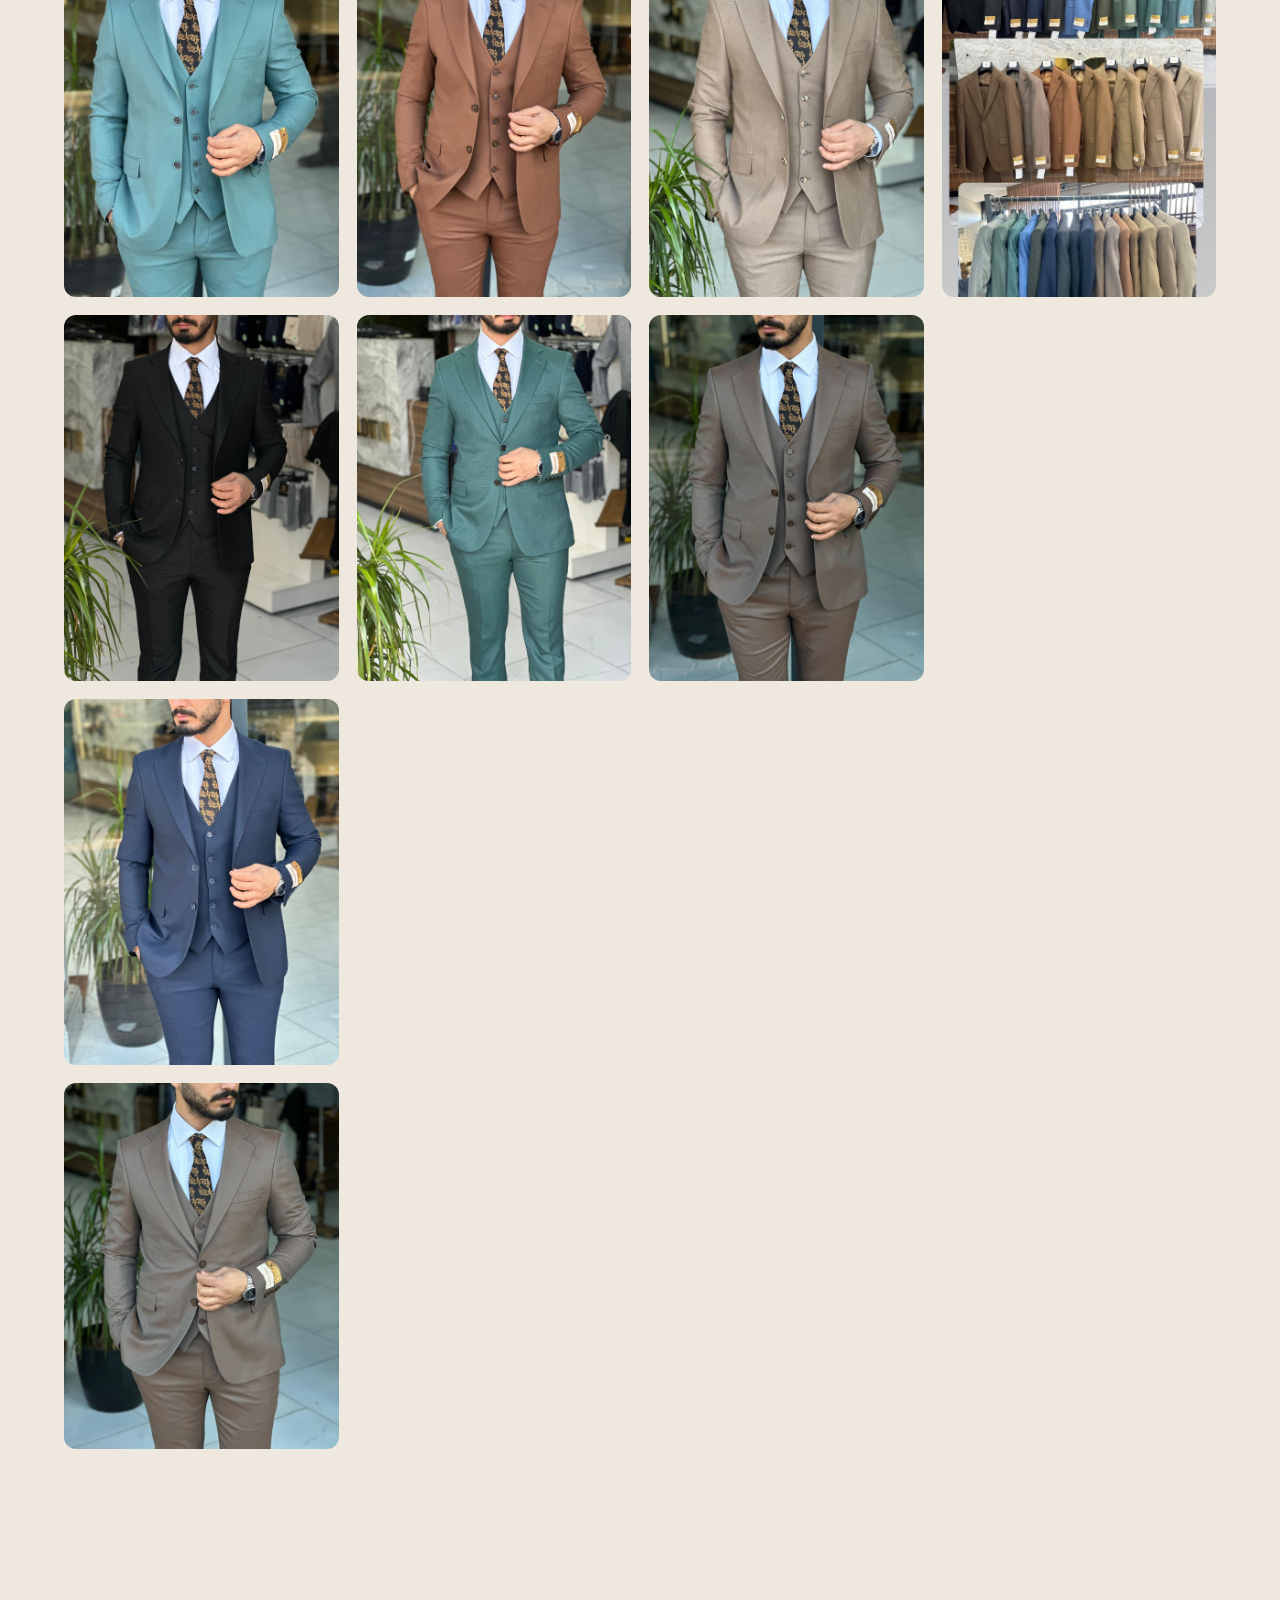
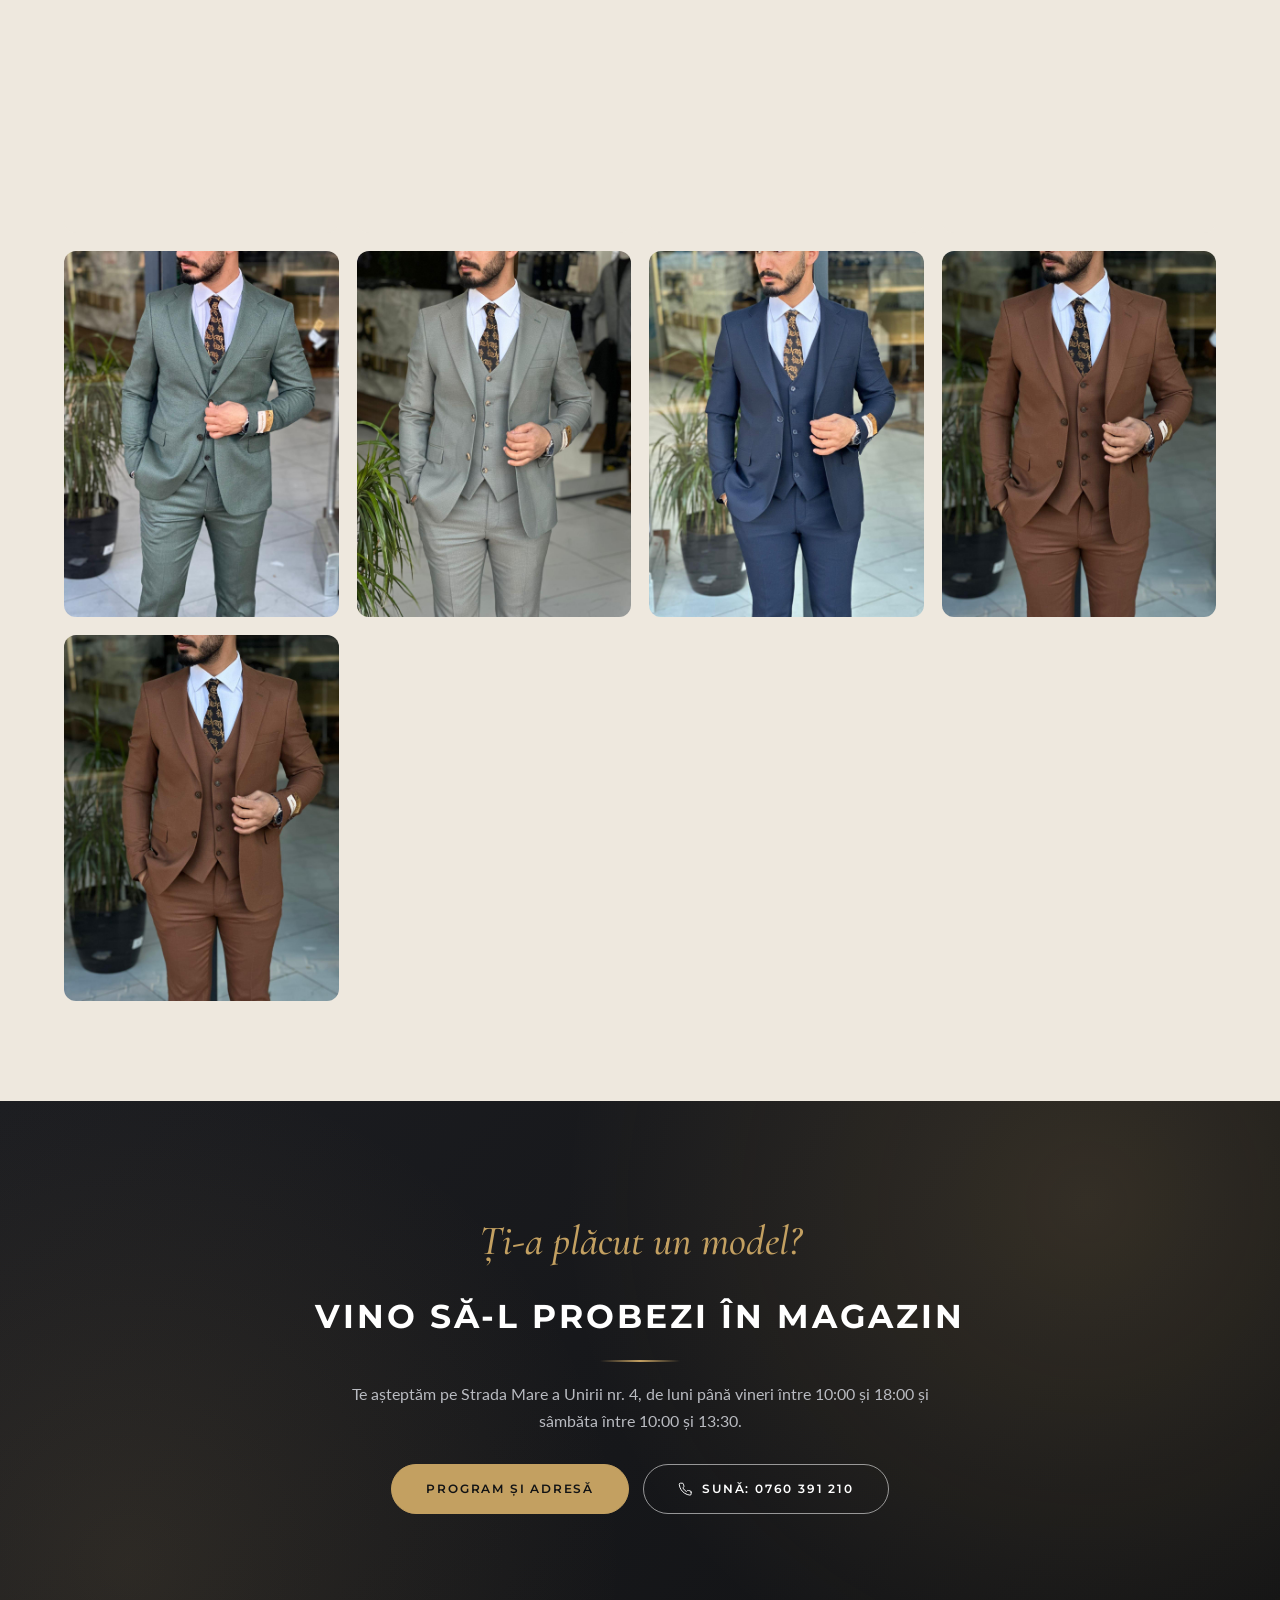
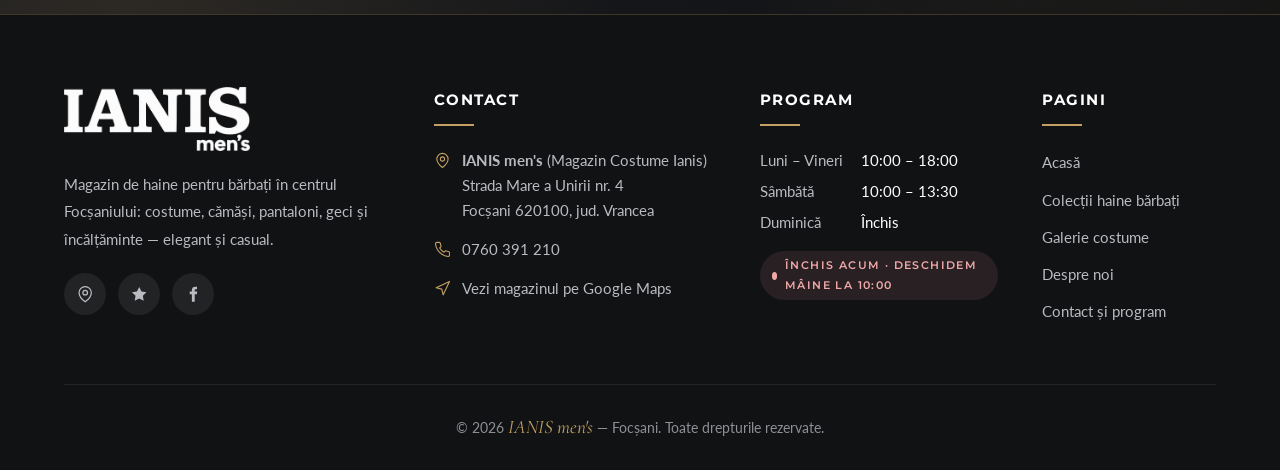
<file: colectii.html>
<!DOCTYPE html>
<html lang="ro">
<head>
  <meta charset="UTF-8">
  <meta name="viewport" content="width=device-width, initial-scale=1">
  <title>Colecții haine bărbați | IANIS men&#x27;s</title>
  <meta name="description" content="Costume în trei piese, sacouri, cămăși, jeans, geci, paltoane și pantofi pentru bărbați. Vezi galeria pe categorii a magazinului IANIS men&#x27;s din Focșani.">
  <link rel="canonical" href="https://pixelcraft-fo.github.io/IanisMens/colectii.html">
  <meta name="robots" content="index, follow, max-image-preview:large">
  <meta name="theme-color" content="#111214">

  <!-- Open Graph (Facebook, WhatsApp) -->
  <meta property="og:type" content="website">
  <meta property="og:locale" content="ro_RO">
  <meta property="og:site_name" content="IANIS men's">
  <meta property="og:title" content="Colecții haine bărbați | IANIS men&#x27;s">
  <meta property="og:description" content="Costume în trei piese, sacouri, cămăși, jeans, geci, paltoane și pantofi pentru bărbați. Vezi galeria pe categorii a magazinului IANIS men&#x27;s din Focșani.">
  <meta property="og:url" content="https://pixelcraft-fo.github.io/IanisMens/colectii.html">
  <meta property="og:image" content="https://pixelcraft-fo.github.io/IanisMens/og-ianis-mens.jpg">
  <meta property="og:image:width" content="1200">
  <meta property="og:image:height" content="630">
  <meta property="og:image:alt" content="IANIS men's — haine pentru bărbați, Strada Mare a Unirii nr. 4, Focșani">
  <meta name="twitter:card" content="summary_large_image">

  <link rel="icon" href="favicon-48.png" sizes="48x48" type="image/png">
  <link rel="icon" href="icon-192.png" sizes="192x192" type="image/png">
  <link rel="apple-touch-icon" href="apple-touch-icon.png">

  <!-- Fonturi -->
  <link rel="preconnect" href="https://fonts.googleapis.com">
  <link rel="preconnect" href="https://fonts.gstatic.com" crossorigin>
  <link rel="stylesheet" href="https://fonts.googleapis.com/css2?family=Cormorant+Garamond:ital,wght@1,500;1,600&amp;family=Lato:wght@400;700&amp;family=Montserrat:wght@600;700&amp;display=swap">
  <link rel="preload" as="image" href="costume-barbati-colectie-culori-magazin-ianis-800.webp" imagesrcset="costume-barbati-colectie-culori-magazin-ianis-480.webp 480w, costume-barbati-colectie-culori-magazin-ianis-800.webp 800w, costume-barbati-colectie-culori-magazin-ianis-1200.webp 1169w" imagesizes="100vw" fetchpriority="high">
  <link rel="stylesheet" href="style.css">
  <script>document.documentElement.classList.add('js');</script>

  <!-- ===== Google Analytics 4 =====
       Pentru activare: înlocuiește G-XXXXXXXXXX cu ID-ul real (GA4 → Admin → Data streams)
       și scoate blocul de mai jos din comentariu, pe toate paginile.
       Evenimentele click_phone, click_map, click_review și click_cta sunt trimise automat din script.js.
  <script async src="https://www.googletagmanager.com/gtag/js?id=G-XXXXXXXXXX"></script>
  <script>
    window.dataLayer = window.dataLayer || [];
    function gtag(){dataLayer.push(arguments);}
    gtag('js', new Date());
    gtag('config', 'G-XXXXXXXXXX');
  </script>
  ===== /Google Analytics 4 ===== -->

  <!-- Date structurate (Schema.org) -->
  <script type="application/ld+json">
  {
    "@context": "https://schema.org",
    "@graph": [
      {
        "@type": "ClothingStore",
        "@id": "https://pixelcraft-fo.github.io/IanisMens/#magazin",
        "name": "IANIS men's",
        "alternateName": "Magazin Costume Ianis Focșani",
        "description": "Magazin de haine și încălțăminte pentru bărbați în centrul Focșaniului: costume în trei piese, cămăși, pantaloni, geci și încălțăminte, pentru ținute elegante și casual.",
        "url": "https://pixelcraft-fo.github.io/IanisMens/",
        "telephone": "+40760391210",
        "image": [
          "https://pixelcraft-fo.github.io/IanisMens/og-ianis-mens.jpg",
          "https://pixelcraft-fo.github.io/IanisMens/costume-barbati-colectie-culori-magazin-ianis-1200.webp",
          "https://pixelcraft-fo.github.io/IanisMens/costum-trei-piese-bej-1200.webp"
        ],
        "logo": "https://pixelcraft-fo.github.io/IanisMens/logo-ianis-mens-patrat.png",
        "address": {
          "@type": "PostalAddress",
          "streetAddress": "Strada Mare a Unirii nr. 4",
          "addressLocality": "Focșani",
          "addressRegion": "Vrancea",
          "postalCode": "620100",
          "addressCountry": "RO"
        },
        "geo": {
          "@type": "GeoCoordinates",
          "latitude": 45.6984102,
          "longitude": 27.1850162
        },
        "hasMap": "https://www.google.com/maps?cid=11812823139495012954",
        "openingHoursSpecification": [
          {
            "@type": "OpeningHoursSpecification",
            "dayOfWeek": [
              "Monday",
              "Tuesday",
              "Wednesday",
              "Thursday",
              "Friday"
            ],
            "opens": "10:00",
            "closes": "18:00"
          },
          {
            "@type": "OpeningHoursSpecification",
            "dayOfWeek": "Saturday",
            "opens": "10:00",
            "closes": "13:30"
          }
        ],
        "areaServed": {
          "@type": "City",
          "name": "Focșani"
        },
        "sameAs": [
          "https://maps.app.goo.gl/ewNtoANHAy8KhSu59",
          "https://www.facebook.com/p/Magazin-Ianis-100063948558520/"
        ]
      },
      {
        "@type": "BreadcrumbList",
        "itemListElement": [
          {
            "@type": "ListItem",
            "position": 1,
            "name": "Acasă",
            "item": "https://pixelcraft-fo.github.io/IanisMens/"
          },
          {
            "@type": "ListItem",
            "position": 2,
            "name": "Colecții",
            "item": "https://pixelcraft-fo.github.io/IanisMens/colectii.html"
          }
        ]
      }
    ]
  }
  </script>
</head>
<body>
<svg xmlns="http://www.w3.org/2000/svg" style="display:none">
  <symbol id="i-phone" viewBox="0 0 24 24"><path d="M22 16.92v3a2 2 0 0 1-2.18 2 19.79 19.79 0 0 1-8.63-3.07 19.5 19.5 0 0 1-6-6 19.79 19.79 0 0 1-3.07-8.67A2 2 0 0 1 4.11 2h3a2 2 0 0 1 2 1.72c.13.96.36 1.9.7 2.81a2 2 0 0 1-.45 2.11L8.09 9.91a16 16 0 0 0 6 6l1.27-1.27a2 2 0 0 1 2.11-.45c.91.34 1.85.57 2.81.7A2 2 0 0 1 22 16.92z"/></symbol>
  <symbol id="i-pin" viewBox="0 0 24 24"><path d="M20 10c0 6-8 12-8 12s-8-6-8-12a8 8 0 0 1 16 0z"/><circle cx="12" cy="10" r="3"/></symbol>
  <symbol id="i-clock" viewBox="0 0 24 24"><circle cx="12" cy="12" r="10"/><path d="M12 6v6l4 2"/></symbol>
  <symbol id="i-star" viewBox="0 0 24 24"><path d="M12 2.5l2.94 5.96 6.56.95-4.75 4.63 1.12 6.54L12 17.5l-5.87 3.08 1.12-6.54L2.5 9.41l6.56-.95z"/></symbol>
  <symbol id="i-chev-l" viewBox="0 0 24 24"><path d="m15 18-6-6 6-6"/></symbol>
  <symbol id="i-chev-r" viewBox="0 0 24 24"><path d="m9 18 6-6-6-6"/></symbol>
  <symbol id="i-close" viewBox="0 0 24 24"><path d="M18 6 6 18M6 6l12 12"/></symbol>
  <symbol id="i-arrow" viewBox="0 0 24 24"><path d="M5 12h14M13 6l6 6-6 6"/></symbol>
  <symbol id="i-nav" viewBox="0 0 24 24"><path d="M3 11 22 2l-9 19-2-8-8-2z"/></symbol>
  <symbol id="i-zoom" viewBox="0 0 24 24"><circle cx="11" cy="11" r="7"/><path d="m20 20-3.5-3.5M11 8v6M8 11h6"/></symbol>
  <symbol id="i-tie" viewBox="0 0 24 24"><path d="M9.5 2.5h5L13 6l2.5 10L12 21.5 8.5 16 11 6z"/><path d="M11 6h2"/></symbol>
  <symbol id="i-shirt" viewBox="0 0 24 24"><path d="M9 3h6l3 2 2.5 4-2.5 1.5V21H6V10.5L3.5 9 6 5z"/><path d="m9 3 3 4 3-4M12 7v14"/></symbol>
  <symbol id="i-trousers" viewBox="0 0 24 24"><path d="M6 3h12l1 18h-5l-2-11-2 11H5z"/><path d="M6 6.5h12"/></symbol>
  <symbol id="i-jacket" viewBox="0 0 24 24"><path d="M8.5 3 4 5.5V21h5v-8M15.5 3 20 5.5V21h-5v-8"/><path d="M8.5 3 12 7l3.5-4M12 7v14M9 13l3-6 3 6"/></symbol>
  <symbol id="i-blazer" viewBox="0 0 24 24"><path d="M9 2.5 5 4.8V21h14V4.8L15 2.5"/><path d="M9 2.5 12 8l3-5.5M12 8v13M8.5 12.5 12 6l3.5 6.5"/></symbol>
  <symbol id="i-coat" viewBox="0 0 24 24"><path d="M9 2.5 4.5 5v16h15V5L15 2.5"/><path d="M9 2.5 12 7l3-4.5M12 7v14"/><path d="M4.5 9.5h3M16.5 9.5h3"/></symbol>
  <symbol id="i-shoe" viewBox="0 0 24 24"><path d="M3 7.5h4.5l1.5 3 5 1.2c4 .9 7 2.3 7 4.8V18H3z"/><path d="M3 15h18M9.5 11l-1 2M12 11.6l-1 2"/></symbol>
  <symbol id="i-tshirt" viewBox="0 0 24 24"><path d="M20.38 3.46 16 2a4 4 0 0 1-8 0L3.62 3.46a2 2 0 0 0-1.34 2.23l.58 3.47a1 1 0 0 0 .99.84H6v10c0 1.1.9 2 2 2h8a2 2 0 0 0 2-2V10h2.15a1 1 0 0 0 .99-.84l.58-3.47a2 2 0 0 0-1.34-2.23z"/></symbol>
  <symbol id="i-facebook" viewBox="0 0 24 24"><path d="M14 8.5V6.8c0-.8.2-1.3 1.4-1.3H17V2.3c-.3 0-1.3-.1-2.5-.1-2.5 0-4.2 1.5-4.2 4.3v2H7.5V12h2.8v9.8H14V12h2.8l.4-3.5z"/></symbol>
  <symbol id="i-check" viewBox="0 0 24 24"><path d="M20 6 9 17l-5-5"/></symbol>
  <symbol id="i-hanger" viewBox="0 0 24 24"><path d="M12 7a2 2 0 1 1 2-2c0 1-2 1.5-2 3v.5L3 15a1.5 1.5 0 0 0 .9 2.7h16.2A1.5 1.5 0 0 0 21 15l-9-6.5"/></symbol>
  <symbol id="i-palette" viewBox="0 0 24 24"><rect x="3" y="3" width="7" height="18" rx="2"/><path d="M10 7.5 14.5 4l4.5 5.5-9 9"/><path d="M10 15h8.5a2.5 2.5 0 0 1 2.5 2.5V19a2 2 0 0 1-2 2H7"/><circle cx="6.5" cy="17" r="1"/></symbol>
  <symbol id="i-user" viewBox="0 0 24 24"><circle cx="12" cy="8" r="4"/><path d="M4 21a8 8 0 0 1 16 0"/></symbol>
  <symbol id="i-tag" viewBox="0 0 24 24"><path d="M3 12V3h9l9 9-9 9z"/><circle cx="7.5" cy="7.5" r="1.5"/></symbol>
</svg>

  <a class="skip-link" href="#continut">Sari la conținut</a>

  <!-- ===== NAVBAR ===== -->
  <header class="navbar">
    <div class="nav-container">
      <nav class="nav-menu nav-left" aria-label="Meniu principal">
        <a href="./">Acasă</a>
        <a href="colectii.html" class="active" aria-current="page">Colecții</a>
        <a href="colectii.html#galerie">Galerie</a>
      </nav>
      <a href="./" class="nav-logo">
        <img src="logo-ianis-mens.webp" alt="IANIS men's" width="435" height="150">
      </a>
      <nav class="nav-menu nav-right" aria-label="Meniu secundar">
        <a href="despre.html">Despre noi</a>
        <a href="contact.html">Contact</a>
        <a href="tel:+40760391210" class="nav-cta" data-track-section="header"><svg class="icon" aria-hidden="true"><use href="#i-phone"></use></svg><span class="nav-cta-text">0760 391 210</span><span class="sr-only"> — sună la magazin</span></a>
      </nav>
      <button class="nav-toggle" type="button" aria-expanded="false" aria-controls="mobile-menu" aria-label="Deschide meniul">
        <span class="bars" aria-hidden="true"><span></span><span></span><span></span></span>
      </button>
    </div>
  </header>

  <!-- ===== MENIU MOBIL ===== -->
  <nav class="mobile-menu" id="mobile-menu" aria-label="Meniu mobil">
    <button class="mobile-menu-close" type="button" aria-label="Închide meniul"><svg class="icon" aria-hidden="true"><use href="#i-close"></use></svg></button>
    <a href="./">Acasă</a>
    <a href="colectii.html" class="active" aria-current="page">Colecții</a>
    <a href="colectii.html#galerie">Galerie</a>
    <a href="despre.html">Despre noi</a>
    <a href="contact.html">Contact</a>
    <div class="mobile-menu-info">
      <a href="tel:+40760391210" data-track-section="meniu-mobil"><svg class="icon" aria-hidden="true"><use href="#i-phone"></use></svg><span>0760 391 210</span></a>
      <a href="https://maps.app.goo.gl/ewNtoANHAy8KhSu59" target="_blank" rel="noopener"><svg class="icon" aria-hidden="true"><use href="#i-pin"></use></svg><span>Strada Mare a Unirii nr. 4, Focșani</span></a>
      <span><svg class="icon" aria-hidden="true"><use href="#i-clock"></use></svg><span>L–V 10:00–18:00 · Sâm 10:00–13:30</span></span>
    </div>
  </nav>
  <div class="menu-backdrop" aria-hidden="true"></div>

  <main id="continut">

  <!-- ===== HEADER PAGINĂ ===== -->
  <section class="page-header">
    <img class="page-header-bg" src="costume-barbati-colectie-culori-magazin-ianis-800.webp" srcset="costume-barbati-colectie-culori-magazin-ianis-480.webp 480w, costume-barbati-colectie-culori-magazin-ianis-800.webp 800w, costume-barbati-colectie-culori-magazin-ianis-1200.webp 1169w" sizes="100vw" alt="" width="1169" height="2011" fetchpriority="high" decoding="async">
    <div class="page-header-content">
      <p class="script-sub">Elegant &amp; casual</p>
      <h1>Colecții de haine pentru bărbați</h1>
        <nav class="breadcrumb" aria-label="Breadcrumb">
          <ol>
            <li><a href="./">Acasă</a></li>
            <li><span aria-current="page">Colecții</span></li>
          </ol>
        </nav>
    </div>
  </section>

  <!-- ===== INTRO + CATEGORII ===== -->
  <div class="section">
    <div class="container">
      <p class="lead reveal">Aici găsești categoriile de haine bărbătești din magazinul IANIS men's din Focșani: costume, sacouri, cămăși, jeans, geci, paltoane și pantofi. Alege o categorie de mai jos și vezi fotografii reale din magazin.</p>
      <p class="lead reveal">Costumele vin în varianta completă — sacou, vestă și pantalon asortate — într-o paletă largă de culori: negru, bleumarin, gri antracit, gri deschis, albastru, verde salvie, verde petrol, turcoaz, coniac, maro, taupe, camel și bej. Stocul și mărimile se schimbă de la un sezon la altul, așa că sună-ne dacă vrei să verifici un model anume.</p>
      <nav class="category-nav reveal" aria-label="Categorii">
        <a href="#costume" data-chip="costume"><svg class="icon" aria-hidden="true"><use href="#i-tie"></use></svg>Costume</a>
        <a href="#sacouri" data-chip="sacouri"><svg class="icon" aria-hidden="true"><use href="#i-blazer"></use></svg>Sacouri</a>
        <a href="#camasi" data-chip="camasi"><svg class="icon" aria-hidden="true"><use href="#i-shirt"></use></svg>Cămăși</a>
        <a href="#jeans" data-chip="jeans"><svg class="icon" aria-hidden="true"><use href="#i-trousers"></use></svg>Jeans</a>
        <a href="#geci" data-chip="geci"><svg class="icon" aria-hidden="true"><use href="#i-jacket"></use></svg>Geci</a>
        <a href="#paltoane" data-chip="paltoane"><svg class="icon" aria-hidden="true"><use href="#i-coat"></use></svg>Paltoane</a>
        <a href="#pantofi" data-chip="pantofi"><svg class="icon" aria-hidden="true"><use href="#i-shoe"></use></svg>Pantofi</a>
      </nav>
    </div>
  </div>

  <!-- ===== GALERIE PE CATEGORII ===== -->
  <section class="section section-alt" id="galerie">
    <div class="container">
      <span class="anchor-target" id="costume"></span>
      <span class="anchor-target" id="sacouri"></span>
      <span class="anchor-target" id="camasi"></span>
      <span class="anchor-target" id="jeans"></span>
      <span class="anchor-target" id="geci"></span>
      <span class="anchor-target" id="paltoane"></span>
      <span class="anchor-target" id="pantofi"></span>
      <div class="section-heading reveal">
        <p class="script-title">Galerie</p>
        <h2 class="bold-title">Galerie foto pe categorii</h2>
        <div class="divider" aria-hidden="true"></div>
      </div>
      <div class="filters" role="group" aria-label="Alege categoria">
        <button class="filter-btn" type="button" data-categorie="costume" aria-pressed="false" hidden><svg class="icon" aria-hidden="true"><use href="#i-tie"></use></svg>Costume</button>
        <button class="filter-btn" type="button" data-categorie="sacouri" aria-pressed="false" hidden><svg class="icon" aria-hidden="true"><use href="#i-blazer"></use></svg>Sacouri</button>
        <button class="filter-btn" type="button" data-categorie="camasi" aria-pressed="false" hidden><svg class="icon" aria-hidden="true"><use href="#i-shirt"></use></svg>Cămăși</button>
        <button class="filter-btn" type="button" data-categorie="jeans" aria-pressed="false" hidden><svg class="icon" aria-hidden="true"><use href="#i-trousers"></use></svg>Jeans</button>
        <button class="filter-btn" type="button" data-categorie="geci" aria-pressed="false" hidden><svg class="icon" aria-hidden="true"><use href="#i-jacket"></use></svg>Geci</button>
        <button class="filter-btn" type="button" data-categorie="paltoane" aria-pressed="false" hidden><svg class="icon" aria-hidden="true"><use href="#i-coat"></use></svg>Paltoane</button>
        <button class="filter-btn" type="button" data-categorie="pantofi" aria-pressed="false" hidden><svg class="icon" aria-hidden="true"><use href="#i-shoe"></use></svg>Pantofi</button>
      </div>

      <div class="category-descrieri">
        <div class="category-descriere" data-descriere="costume" hidden>
          <h3>Costume</h3>
          <p>Costume în trei piese — sacou, vestă și pantalon asortate — pentru nuntă, cununie, botez, banchet sau birou. Le găsești într-o paletă largă de culori, de la negru și bleumarin până la verde, coniac sau camel.</p>
        </div>
        <div class="category-descriere" data-descriere="sacouri" hidden>
          <h3>Sacouri</h3>
          <p>Sacouri care se poartă și separat, peste o cămașă sau un tricou: de la nuanțe clasice, gri și bleumarin, până la bej, verde sau albastru deschis.</p>
        </div>
        <div class="category-descriere" data-descriere="camasi" hidden>
          <h3>Cămăși</h3>
          <p>Cămăși pentru costum, în nuanțe clasice precum alb și bleu, ușor de asortat cu orice sacou, dar și modele pentru ținutele de zi cu zi.</p>
        </div>
        <div class="category-descriere" data-descriere="jeans" hidden>
          <h3>Jeans</h3>
          <p>Blugi pentru ținute casual, în croieli drepte și slim: albastru deschis, albastru clasic, gri sau negru.</p>
        </div>
        <div class="category-descriere" data-descriere="geci" hidden>
          <h3>Geci</h3>
          <p>Geci pentru sezonul rece, care se poartă la fel de bine peste un costum sau peste o ținută casual.</p>
        </div>
        <div class="category-descriere" data-descriere="paltoane" hidden>
          <h3>Paltoane</h3>
          <p>Paltoane elegante, potrivite peste sacou sau costum, pentru zilele reci.</p>
        </div>
        <div class="category-descriere" data-descriere="pantofi" hidden>
          <h3>Pantofi</h3>
          <p>Pantofi eleganți din piele — derby, oxford și mocasini — în negru, maro, coniac și bleumarin, plus modele din velur.</p>
        </div>
      </div>

      <p class="gallery-count" aria-live="polite"></p>
      <div class="gallery-grid works-grid" data-raport="portret"></div>

      <div class="gallery-empty" hidden>
        <p>Încă nu avem fotografii din această categorie pe site. Sună-ne și îți spunem ce modele și ce mărimi avem acum în magazin.</p>
        <a href="tel:+40760391210" class="btn" data-track-section="categorie-goala"><svg class="icon" aria-hidden="true"><use href="#i-phone"></use></svg>Sună: 0760 391 210</a>
      </div>

      <noscript>
        <p class="note">Galeria foto se încarcă cu JavaScript. Activează JavaScript sau sună-ne la 0760 391 210 ca să afli ce modele avem în magazin.</p>
      </noscript>
    </div>
  </section>

  <!-- ===== LIGHTBOX ===== -->
  <div class="lightbox" role="dialog" aria-modal="true" aria-label="Fotografie mărită" aria-hidden="true">
    <button class="lightbox-btn lightbox-close" type="button" aria-label="Închide"><svg class="icon" aria-hidden="true"><use href="#i-close"></use></svg></button>
    <button class="lightbox-btn lb-prev" type="button" aria-label="Fotografia anterioară"><svg class="icon" aria-hidden="true"><use href="#i-chev-l"></use></svg></button>
    <figure>
      <img src="[data-uri]" alt="">
      <figcaption><span class="lightbox-caption"></span><span class="lightbox-counter"></span></figcaption>
    </figure>
    <button class="lightbox-btn lb-next" type="button" aria-label="Fotografia următoare"><svg class="icon" aria-hidden="true"><use href="#i-chev-r"></use></svg></button>
  </div>

  <!-- ===== CTA FINAL ===== -->
  <section class="section cta">
    <div class="container reveal">
      <p class="script-title">Ți-a plăcut un model?</p>
      <h2 class="bold-title">Vino să-l probezi în magazin</h2>
      <div class="divider" aria-hidden="true"></div>
      <p>Te așteptăm pe Strada Mare a Unirii nr. 4, de luni până vineri între 10:00 și 18:00 și sâmbăta între 10:00 și 13:30.</p>
      <div class="btn-group">
        <a href="contact.html" class="btn">Program și adresă</a>
        <a href="tel:+40760391210" class="btn btn-ghost" data-track-section="cta-final"><svg class="icon" aria-hidden="true"><use href="#i-phone"></use></svg>Sună: 0760 391 210</a>
      </div>
    </div>
  </section>

  </main>

  <!-- ===== FOOTER ===== -->
  <footer class="footer">
    <div class="container">
      <div class="footer-grid">
        <div class="footer-col">
          <img src="logo-ianis-mens.webp" alt="IANIS men's" width="435" height="150" loading="lazy" decoding="async">
          <p>Magazin de haine pentru bărbați în centrul Focșaniului: costume, cămăși, pantaloni, geci și încălțăminte — elegant și casual.</p>
          <div class="footer-socials">
            <a href="https://maps.app.goo.gl/ewNtoANHAy8KhSu59" target="_blank" rel="noopener" aria-label="IANIS men's pe Google Maps"><svg class="icon" aria-hidden="true"><use href="#i-pin"></use></svg></a>
            <a href="https://www.google.com/search?q=Magazin+Costume+Ianis+Focsani#lrd=0x40b4238f17e92063:0xa3ef940ef01d6a5a,3,,,," target="_blank" rel="noopener" aria-label="Lasă o recenzie pe Google" data-track="click_review" data-track-section="footer"><svg class="icon icon-fill" aria-hidden="true"><use href="#i-star"></use></svg></a>
            <a href="https://www.facebook.com/p/Magazin-Ianis-100063948558520/" target="_blank" rel="noopener" aria-label="IANIS men's pe Facebook"><svg class="icon icon-fill" aria-hidden="true"><use href="#i-facebook"></use></svg></a>
          </div>
        </div>

        <div class="footer-col">
          <p class="footer-title">Contact</p>
          <address>
            <div class="footer-contact-line"><svg class="icon" aria-hidden="true"><use href="#i-pin"></use></svg><span><strong>IANIS men's</strong> (Magazin Costume Ianis)<br>Strada Mare a Unirii nr. 4<br>Focșani 620100, jud. Vrancea</span></div>
            <div class="footer-contact-line"><svg class="icon" aria-hidden="true"><use href="#i-phone"></use></svg><a href="tel:+40760391210" data-track-section="footer">0760 391 210</a></div>
          </address>
          <div class="footer-contact-line"><svg class="icon" aria-hidden="true"><use href="#i-nav"></use></svg><a href="https://maps.app.goo.gl/ewNtoANHAy8KhSu59" target="_blank" rel="noopener" data-track-section="footer">Vezi magazinul pe Google Maps</a></div>
        </div>

        <div class="footer-col">
          <p class="footer-title">Program</p>
          <dl class="footer-hours">
            <dt>Luni – Vineri</dt><dd>10:00 – 18:00</dd>
            <dt>Sâmbătă</dt><dd>10:00 – 13:30</dd>
            <dt>Duminică</dt><dd>Închis</dd>
          </dl>
          <span class="open-badge" hidden></span>
        </div>

        <div class="footer-col">
          <p class="footer-title">Pagini</p>
          <ul>
            <li><a href="./">Acasă</a></li>
            <li><a href="colectii.html">Colecții haine bărbați</a></li>
            <li><a href="colectii.html#galerie">Galerie costume</a></li>
            <li><a href="despre.html">Despre noi</a></li>
            <li><a href="contact.html">Contact și program</a></li>
          </ul>
        </div>
      </div>

      <div class="footer-bottom">
        <p>© <span class="current-year">2026</span> <span class="script-accent">IANIS men's</span> — Focșani. Toate drepturile rezervate.</p>
      </div>
    </div>
  </footer>

  <!-- ===== BUTON APEL (mobil) ===== -->
  <a href="tel:+40760391210" class="call-float" aria-label="Sună la IANIS men's: 0760 391 210" data-track-section="buton-flotant"><svg class="icon" aria-hidden="true"><use href="#i-phone"></use></svg></a>

  <script src="produse.js" defer></script>
  <script src="script.js" defer></script>
</body>
</html>
</file>
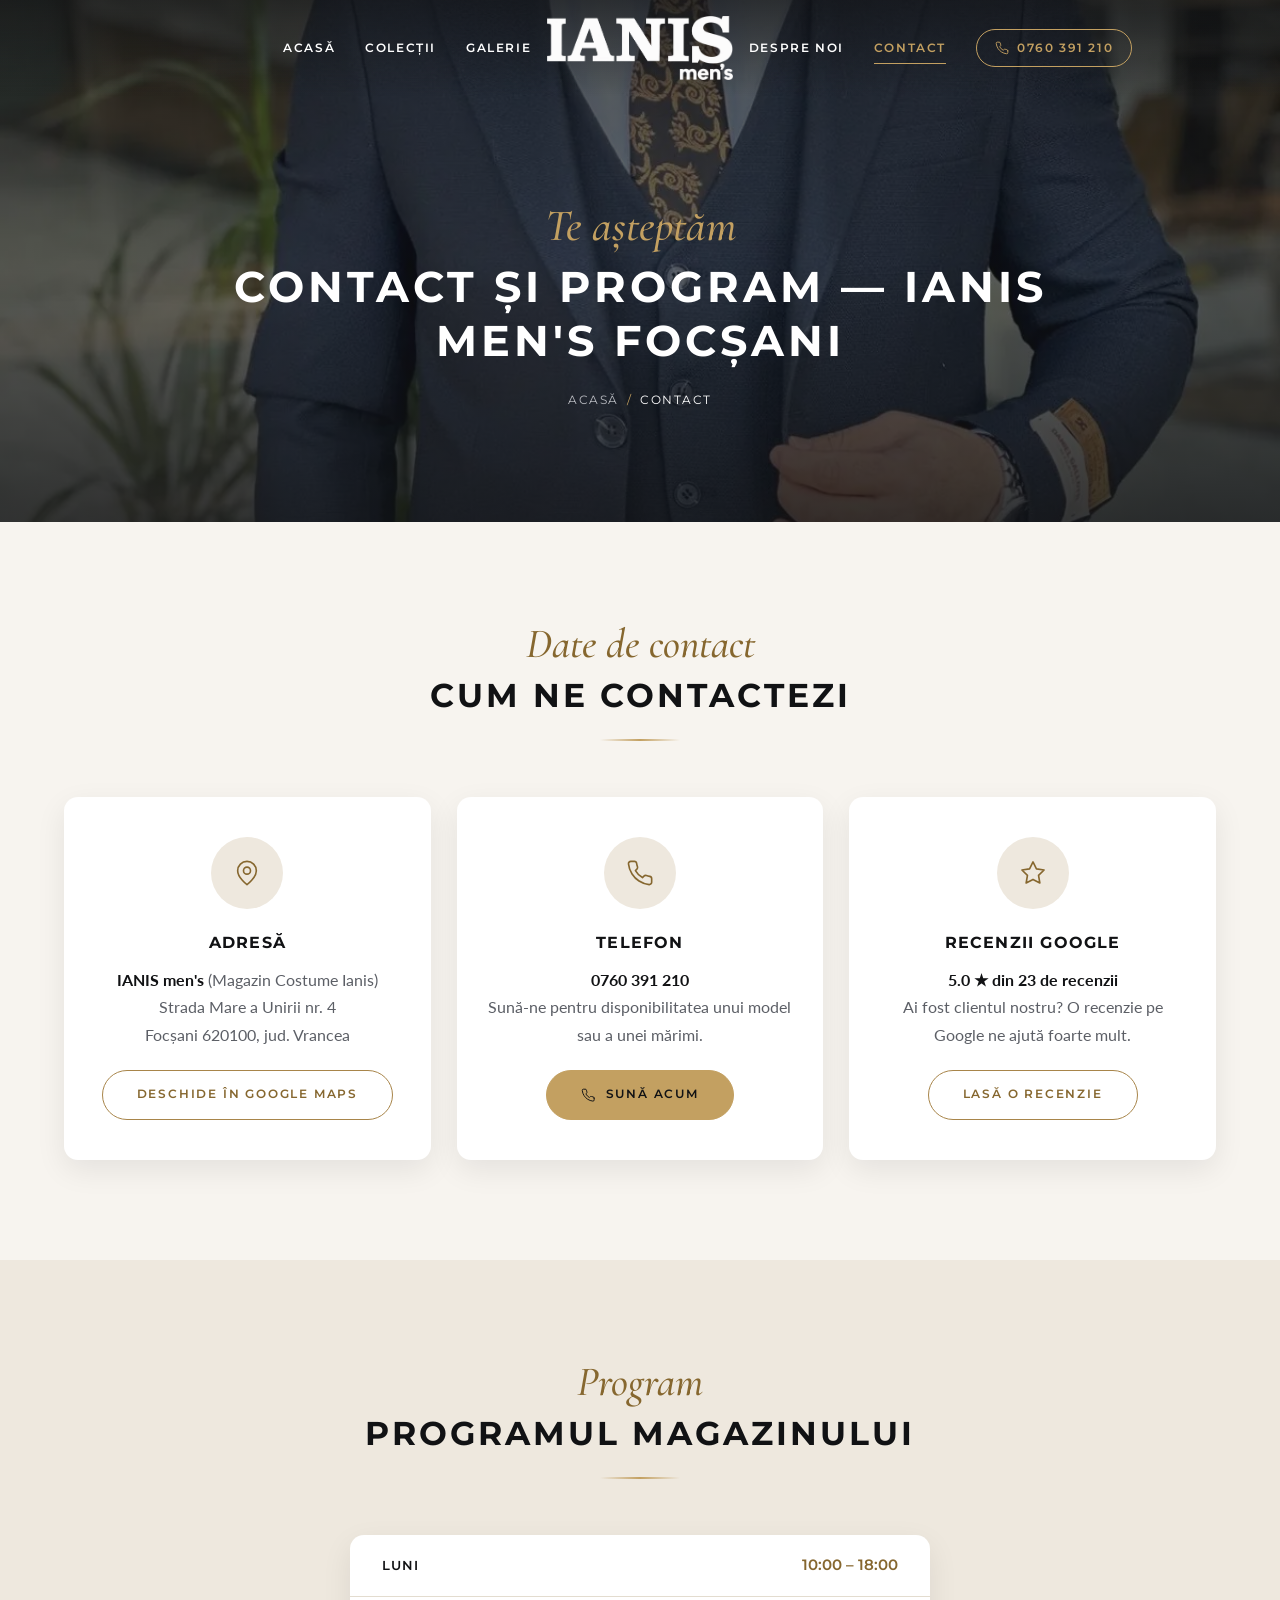
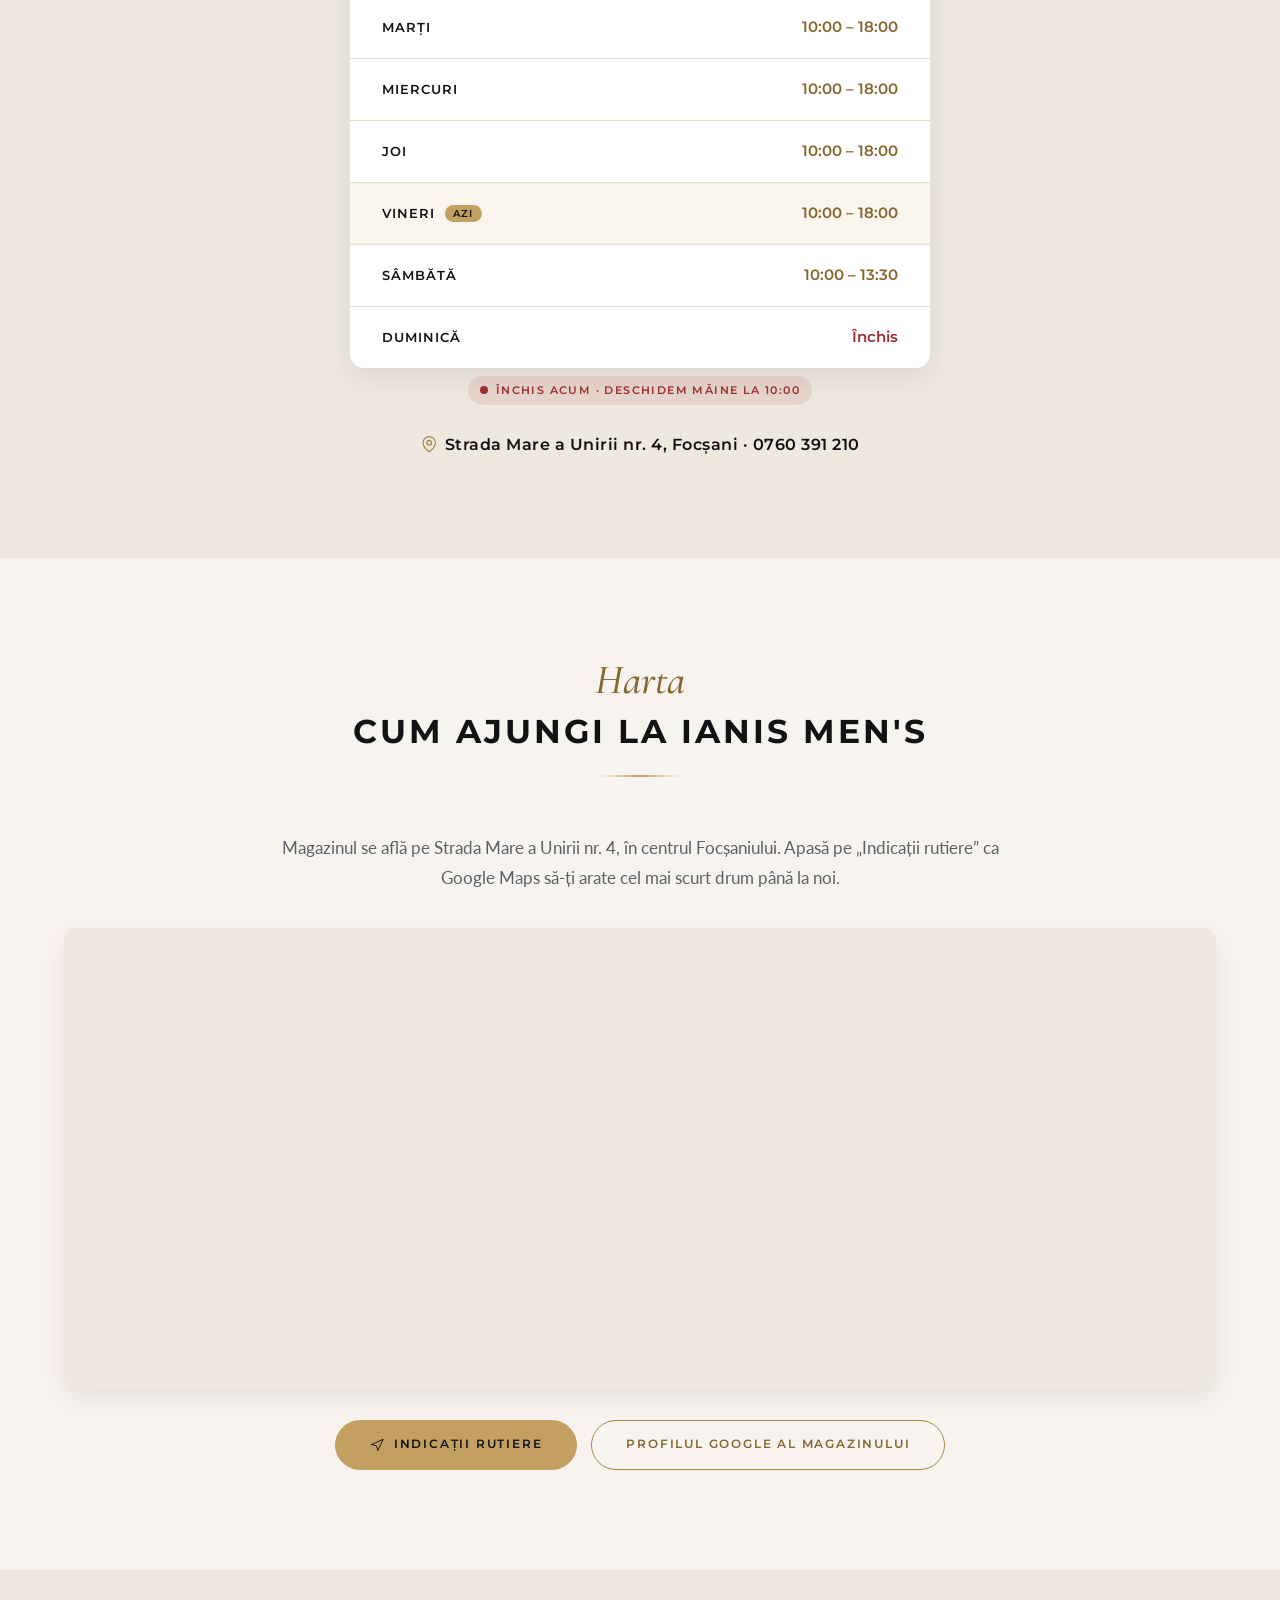
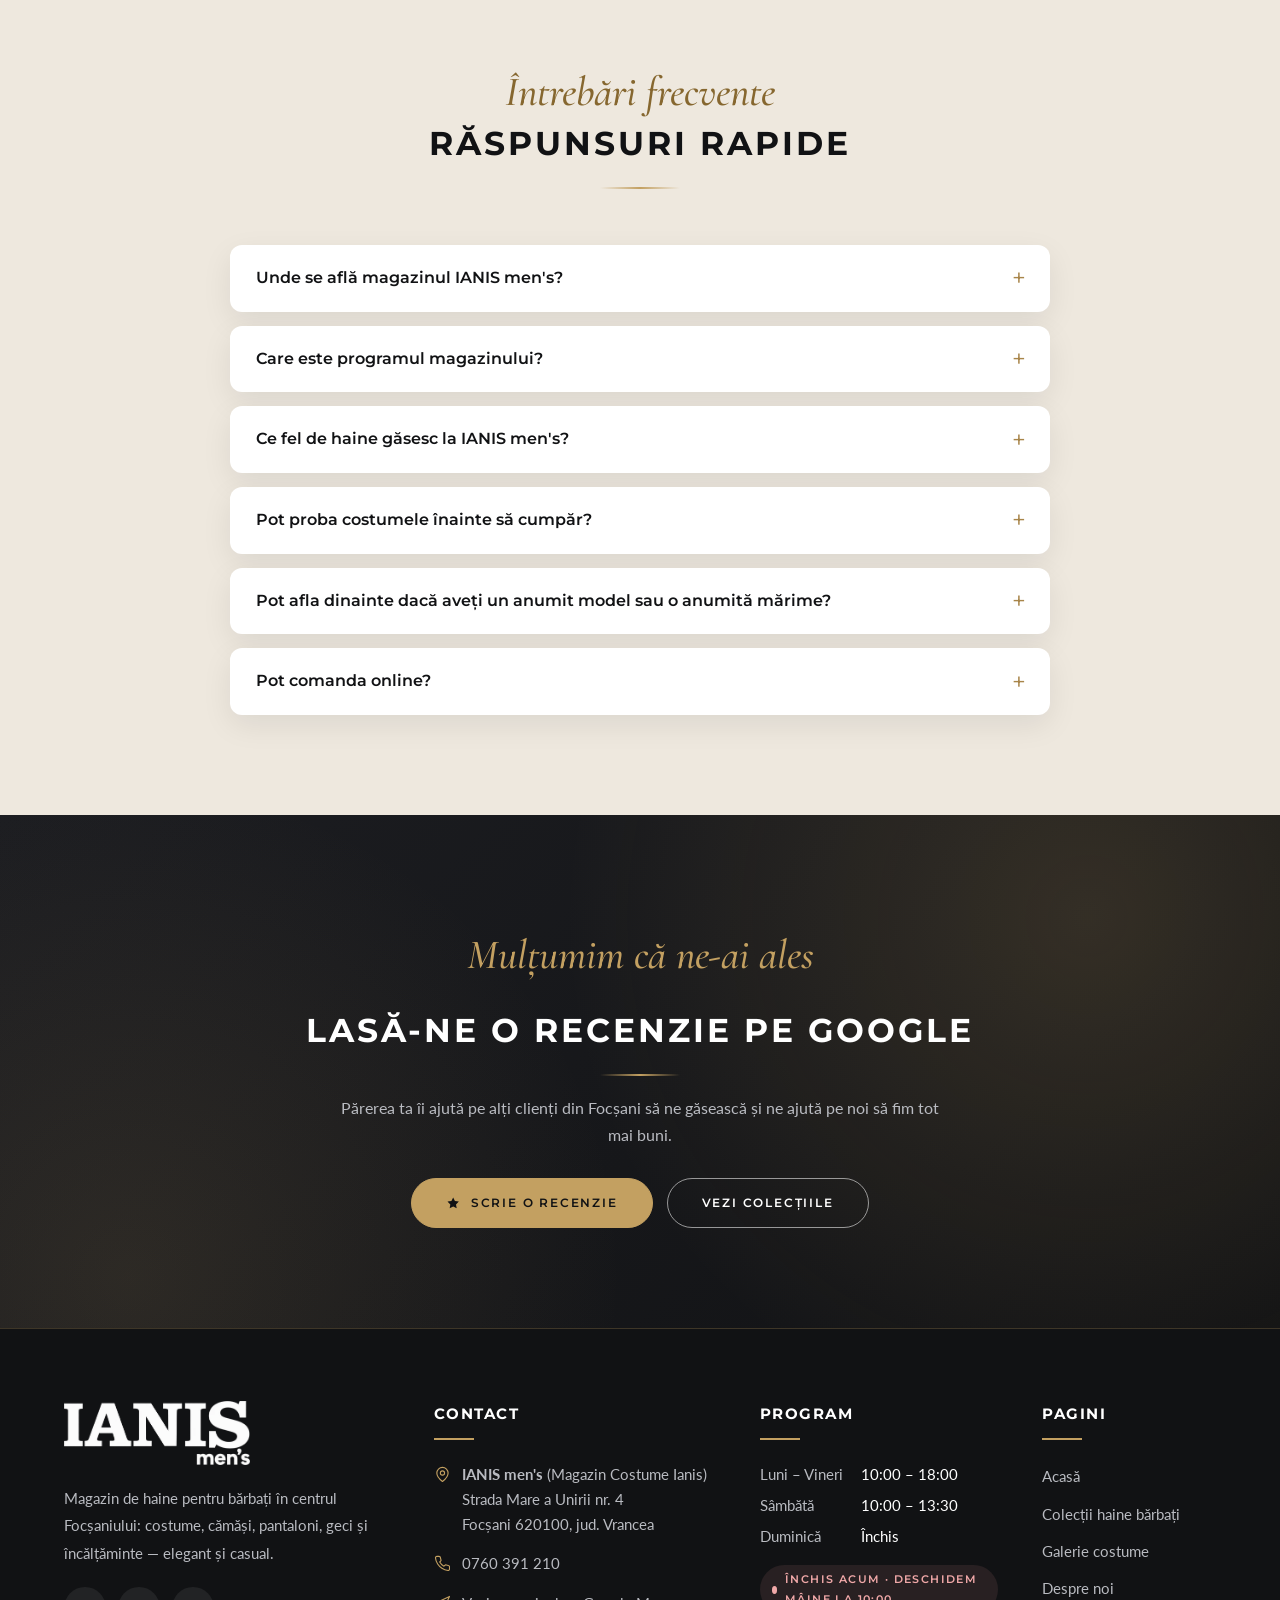
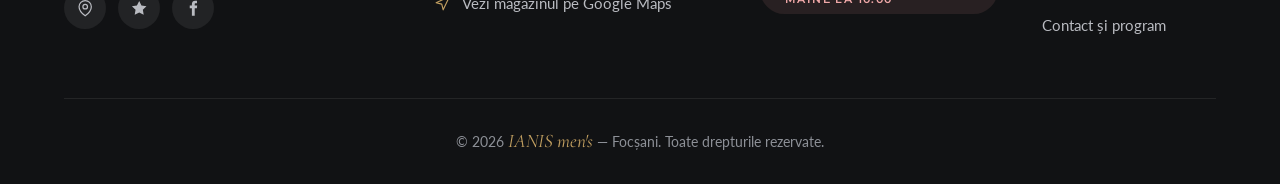
<file: contact.html>
<!DOCTYPE html>
<html lang="ro">
<head>
  <meta charset="UTF-8">
  <meta name="viewport" content="width=device-width, initial-scale=1">
  <title>Contact | IANIS men&#x27;s Focșani</title>
  <meta name="description" content="Vino la IANIS men&#x27;s, Strada Mare a Unirii nr. 4, Focșani. Program: luni–vineri 10:00–18:00, sâmbătă 10:00–13:30. Telefon: 0760 391 210.">
  <link rel="canonical" href="https://pixelcraft-fo.github.io/IanisMens/contact.html">
  <meta name="robots" content="index, follow, max-image-preview:large">
  <meta name="theme-color" content="#111214">

  <!-- Open Graph (Facebook, WhatsApp) -->
  <meta property="og:type" content="website">
  <meta property="og:locale" content="ro_RO">
  <meta property="og:site_name" content="IANIS men's">
  <meta property="og:title" content="Contact | IANIS men&#x27;s Focșani">
  <meta property="og:description" content="Vino la IANIS men&#x27;s, Strada Mare a Unirii nr. 4, Focșani. Program: luni–vineri 10:00–18:00, sâmbătă 10:00–13:30. Telefon: 0760 391 210.">
  <meta property="og:url" content="https://pixelcraft-fo.github.io/IanisMens/contact.html">
  <meta property="og:image" content="https://pixelcraft-fo.github.io/IanisMens/og-ianis-mens.jpg">
  <meta property="og:image:width" content="1200">
  <meta property="og:image:height" content="630">
  <meta property="og:image:alt" content="IANIS men's — haine pentru bărbați, Strada Mare a Unirii nr. 4, Focșani">
  <meta name="twitter:card" content="summary_large_image">

  <link rel="icon" href="favicon-48.png" sizes="48x48" type="image/png">
  <link rel="icon" href="icon-192.png" sizes="192x192" type="image/png">
  <link rel="apple-touch-icon" href="apple-touch-icon.png">

  <!-- Fonturi -->
  <link rel="preconnect" href="https://fonts.googleapis.com">
  <link rel="preconnect" href="https://fonts.gstatic.com" crossorigin>
  <link rel="stylesheet" href="https://fonts.googleapis.com/css2?family=Cormorant+Garamond:ital,wght@1,500;1,600&amp;family=Lato:wght@400;700&amp;family=Montserrat:wght@600;700&amp;display=swap">
  <link rel="preload" as="image" href="costum-trei-piese-bleumarin-800.webp" imagesrcset="costum-trei-piese-bleumarin-480.webp 480w, costum-trei-piese-bleumarin-800.webp 800w, costum-trei-piese-bleumarin-1200.webp 1200w" imagesizes="100vw" fetchpriority="high">
  <link rel="stylesheet" href="style.css">
  <script>document.documentElement.classList.add('js');</script>

  <!-- ===== Google Analytics 4 =====
       Pentru activare: înlocuiește G-XXXXXXXXXX cu ID-ul real (GA4 → Admin → Data streams)
       și scoate blocul de mai jos din comentariu, pe toate paginile.
       Evenimentele click_phone, click_map, click_review și click_cta sunt trimise automat din script.js.
  <script async src="https://www.googletagmanager.com/gtag/js?id=G-XXXXXXXXXX"></script>
  <script>
    window.dataLayer = window.dataLayer || [];
    function gtag(){dataLayer.push(arguments);}
    gtag('js', new Date());
    gtag('config', 'G-XXXXXXXXXX');
  </script>
  ===== /Google Analytics 4 ===== -->

  <!-- Date structurate (Schema.org) -->
  <script type="application/ld+json">
  {
    "@context": "https://schema.org",
    "@graph": [
      {
        "@type": "ClothingStore",
        "@id": "https://pixelcraft-fo.github.io/IanisMens/#magazin",
        "name": "IANIS men's",
        "alternateName": "Magazin Costume Ianis Focșani",
        "description": "Magazin de haine și încălțăminte pentru bărbați în centrul Focșaniului: costume în trei piese, cămăși, pantaloni, geci și încălțăminte, pentru ținute elegante și casual.",
        "url": "https://pixelcraft-fo.github.io/IanisMens/",
        "telephone": "+40760391210",
        "image": [
          "https://pixelcraft-fo.github.io/IanisMens/og-ianis-mens.jpg",
          "https://pixelcraft-fo.github.io/IanisMens/costume-barbati-colectie-culori-magazin-ianis-1200.webp",
          "https://pixelcraft-fo.github.io/IanisMens/costum-trei-piese-bej-1200.webp"
        ],
        "logo": "https://pixelcraft-fo.github.io/IanisMens/logo-ianis-mens-patrat.png",
        "address": {
          "@type": "PostalAddress",
          "streetAddress": "Strada Mare a Unirii nr. 4",
          "addressLocality": "Focșani",
          "addressRegion": "Vrancea",
          "postalCode": "620100",
          "addressCountry": "RO"
        },
        "geo": {
          "@type": "GeoCoordinates",
          "latitude": 45.6984102,
          "longitude": 27.1850162
        },
        "hasMap": "https://www.google.com/maps?cid=11812823139495012954",
        "openingHoursSpecification": [
          {
            "@type": "OpeningHoursSpecification",
            "dayOfWeek": [
              "Monday",
              "Tuesday",
              "Wednesday",
              "Thursday",
              "Friday"
            ],
            "opens": "10:00",
            "closes": "18:00"
          },
          {
            "@type": "OpeningHoursSpecification",
            "dayOfWeek": "Saturday",
            "opens": "10:00",
            "closes": "13:30"
          }
        ],
        "areaServed": {
          "@type": "City",
          "name": "Focșani"
        },
        "sameAs": [
          "https://maps.app.goo.gl/ewNtoANHAy8KhSu59",
          "https://www.facebook.com/p/Magazin-Ianis-100063948558520/"
        ]
      },
      {
        "@type": "BreadcrumbList",
        "itemListElement": [
          {
            "@type": "ListItem",
            "position": 1,
            "name": "Acasă",
            "item": "https://pixelcraft-fo.github.io/IanisMens/"
          },
          {
            "@type": "ListItem",
            "position": 2,
            "name": "Contact",
            "item": "https://pixelcraft-fo.github.io/IanisMens/contact.html"
          }
        ]
      }
    ]
  }
  </script>
</head>
<body>
<svg xmlns="http://www.w3.org/2000/svg" style="display:none">
  <symbol id="i-phone" viewBox="0 0 24 24"><path d="M22 16.92v3a2 2 0 0 1-2.18 2 19.79 19.79 0 0 1-8.63-3.07 19.5 19.5 0 0 1-6-6 19.79 19.79 0 0 1-3.07-8.67A2 2 0 0 1 4.11 2h3a2 2 0 0 1 2 1.72c.13.96.36 1.9.7 2.81a2 2 0 0 1-.45 2.11L8.09 9.91a16 16 0 0 0 6 6l1.27-1.27a2 2 0 0 1 2.11-.45c.91.34 1.85.57 2.81.7A2 2 0 0 1 22 16.92z"/></symbol>
  <symbol id="i-pin" viewBox="0 0 24 24"><path d="M20 10c0 6-8 12-8 12s-8-6-8-12a8 8 0 0 1 16 0z"/><circle cx="12" cy="10" r="3"/></symbol>
  <symbol id="i-clock" viewBox="0 0 24 24"><circle cx="12" cy="12" r="10"/><path d="M12 6v6l4 2"/></symbol>
  <symbol id="i-star" viewBox="0 0 24 24"><path d="M12 2.5l2.94 5.96 6.56.95-4.75 4.63 1.12 6.54L12 17.5l-5.87 3.08 1.12-6.54L2.5 9.41l6.56-.95z"/></symbol>
  <symbol id="i-chev-l" viewBox="0 0 24 24"><path d="m15 18-6-6 6-6"/></symbol>
  <symbol id="i-chev-r" viewBox="0 0 24 24"><path d="m9 18 6-6-6-6"/></symbol>
  <symbol id="i-close" viewBox="0 0 24 24"><path d="M18 6 6 18M6 6l12 12"/></symbol>
  <symbol id="i-arrow" viewBox="0 0 24 24"><path d="M5 12h14M13 6l6 6-6 6"/></symbol>
  <symbol id="i-nav" viewBox="0 0 24 24"><path d="M3 11 22 2l-9 19-2-8-8-2z"/></symbol>
  <symbol id="i-zoom" viewBox="0 0 24 24"><circle cx="11" cy="11" r="7"/><path d="m20 20-3.5-3.5M11 8v6M8 11h6"/></symbol>
  <symbol id="i-tie" viewBox="0 0 24 24"><path d="M9.5 2.5h5L13 6l2.5 10L12 21.5 8.5 16 11 6z"/><path d="M11 6h2"/></symbol>
  <symbol id="i-shirt" viewBox="0 0 24 24"><path d="M9 3h6l3 2 2.5 4-2.5 1.5V21H6V10.5L3.5 9 6 5z"/><path d="m9 3 3 4 3-4M12 7v14"/></symbol>
  <symbol id="i-trousers" viewBox="0 0 24 24"><path d="M6 3h12l1 18h-5l-2-11-2 11H5z"/><path d="M6 6.5h12"/></symbol>
  <symbol id="i-jacket" viewBox="0 0 24 24"><path d="M8.5 3 4 5.5V21h5v-8M15.5 3 20 5.5V21h-5v-8"/><path d="M8.5 3 12 7l3.5-4M12 7v14M9 13l3-6 3 6"/></symbol>
  <symbol id="i-blazer" viewBox="0 0 24 24"><path d="M9 2.5 5 4.8V21h14V4.8L15 2.5"/><path d="M9 2.5 12 8l3-5.5M12 8v13M8.5 12.5 12 6l3.5 6.5"/></symbol>
  <symbol id="i-coat" viewBox="0 0 24 24"><path d="M9 2.5 4.5 5v16h15V5L15 2.5"/><path d="M9 2.5 12 7l3-4.5M12 7v14"/><path d="M4.5 9.5h3M16.5 9.5h3"/></symbol>
  <symbol id="i-shoe" viewBox="0 0 24 24"><path d="M3 7.5h4.5l1.5 3 5 1.2c4 .9 7 2.3 7 4.8V18H3z"/><path d="M3 15h18M9.5 11l-1 2M12 11.6l-1 2"/></symbol>
  <symbol id="i-tshirt" viewBox="0 0 24 24"><path d="M20.38 3.46 16 2a4 4 0 0 1-8 0L3.62 3.46a2 2 0 0 0-1.34 2.23l.58 3.47a1 1 0 0 0 .99.84H6v10c0 1.1.9 2 2 2h8a2 2 0 0 0 2-2V10h2.15a1 1 0 0 0 .99-.84l.58-3.47a2 2 0 0 0-1.34-2.23z"/></symbol>
  <symbol id="i-facebook" viewBox="0 0 24 24"><path d="M14 8.5V6.8c0-.8.2-1.3 1.4-1.3H17V2.3c-.3 0-1.3-.1-2.5-.1-2.5 0-4.2 1.5-4.2 4.3v2H7.5V12h2.8v9.8H14V12h2.8l.4-3.5z"/></symbol>
  <symbol id="i-check" viewBox="0 0 24 24"><path d="M20 6 9 17l-5-5"/></symbol>
  <symbol id="i-hanger" viewBox="0 0 24 24"><path d="M12 7a2 2 0 1 1 2-2c0 1-2 1.5-2 3v.5L3 15a1.5 1.5 0 0 0 .9 2.7h16.2A1.5 1.5 0 0 0 21 15l-9-6.5"/></symbol>
  <symbol id="i-palette" viewBox="0 0 24 24"><rect x="3" y="3" width="7" height="18" rx="2"/><path d="M10 7.5 14.5 4l4.5 5.5-9 9"/><path d="M10 15h8.5a2.5 2.5 0 0 1 2.5 2.5V19a2 2 0 0 1-2 2H7"/><circle cx="6.5" cy="17" r="1"/></symbol>
  <symbol id="i-user" viewBox="0 0 24 24"><circle cx="12" cy="8" r="4"/><path d="M4 21a8 8 0 0 1 16 0"/></symbol>
  <symbol id="i-tag" viewBox="0 0 24 24"><path d="M3 12V3h9l9 9-9 9z"/><circle cx="7.5" cy="7.5" r="1.5"/></symbol>
</svg>

  <a class="skip-link" href="#continut">Sari la conținut</a>

  <!-- ===== NAVBAR ===== -->
  <header class="navbar">
    <div class="nav-container">
      <nav class="nav-menu nav-left" aria-label="Meniu principal">
        <a href="./">Acasă</a>
        <a href="colectii.html">Colecții</a>
        <a href="colectii.html#galerie">Galerie</a>
      </nav>
      <a href="./" class="nav-logo">
        <img src="logo-ianis-mens.webp" alt="IANIS men's" width="435" height="150">
      </a>
      <nav class="nav-menu nav-right" aria-label="Meniu secundar">
        <a href="despre.html">Despre noi</a>
        <a href="contact.html" class="active" aria-current="page">Contact</a>
        <a href="tel:+40760391210" class="nav-cta" data-track-section="header"><svg class="icon" aria-hidden="true"><use href="#i-phone"></use></svg><span class="nav-cta-text">0760 391 210</span><span class="sr-only"> — sună la magazin</span></a>
      </nav>
      <button class="nav-toggle" type="button" aria-expanded="false" aria-controls="mobile-menu" aria-label="Deschide meniul">
        <span class="bars" aria-hidden="true"><span></span><span></span><span></span></span>
      </button>
    </div>
  </header>

  <!-- ===== MENIU MOBIL ===== -->
  <nav class="mobile-menu" id="mobile-menu" aria-label="Meniu mobil">
    <button class="mobile-menu-close" type="button" aria-label="Închide meniul"><svg class="icon" aria-hidden="true"><use href="#i-close"></use></svg></button>
    <a href="./">Acasă</a>
    <a href="colectii.html">Colecții</a>
    <a href="colectii.html#galerie">Galerie</a>
    <a href="despre.html">Despre noi</a>
    <a href="contact.html" class="active" aria-current="page">Contact</a>
    <div class="mobile-menu-info">
      <a href="tel:+40760391210" data-track-section="meniu-mobil"><svg class="icon" aria-hidden="true"><use href="#i-phone"></use></svg><span>0760 391 210</span></a>
      <a href="https://maps.app.goo.gl/ewNtoANHAy8KhSu59" target="_blank" rel="noopener"><svg class="icon" aria-hidden="true"><use href="#i-pin"></use></svg><span>Strada Mare a Unirii nr. 4, Focșani</span></a>
      <span><svg class="icon" aria-hidden="true"><use href="#i-clock"></use></svg><span>L–V 10:00–18:00 · Sâm 10:00–13:30</span></span>
    </div>
  </nav>
  <div class="menu-backdrop" aria-hidden="true"></div>

  <main id="continut">

  <!-- ===== HEADER PAGINĂ ===== -->
  <section class="page-header">
    <img class="page-header-bg" src="costum-trei-piese-bleumarin-800.webp" srcset="costum-trei-piese-bleumarin-480.webp 480w, costum-trei-piese-bleumarin-800.webp 800w, costum-trei-piese-bleumarin-1200.webp 1200w" sizes="100vw" alt="" width="1200" height="1600" fetchpriority="high" decoding="async">
    <div class="page-header-content">
      <p class="script-sub">Te așteptăm</p>
      <h1>Contact și program — IANIS men's Focșani</h1>
        <nav class="breadcrumb" aria-label="Breadcrumb">
          <ol>
            <li><a href="./">Acasă</a></li>
            <li><span aria-current="page">Contact</span></li>
          </ol>
        </nav>
    </div>
  </section>

  <!-- ===== DATE DE CONTACT ===== -->
  <section class="section">
    <div class="container">
      <div class="section-heading reveal">
        <p class="script-title">Date de contact</p>
        <h2 class="bold-title">Cum ne contactezi</h2>
        <div class="divider" aria-hidden="true"></div>
      </div>
      <div class="contact-cards">
        <div class="contact-card reveal">
          <span class="icon-circle"><svg class="icon" aria-hidden="true"><use href="#i-pin"></use></svg></span>
          <h3>Adresă</h3>
          <address><strong>IANIS men's</strong> (Magazin Costume Ianis)<br>Strada Mare a Unirii nr. 4<br>Focșani 620100, jud. Vrancea</address>
          <a href="https://maps.app.goo.gl/ewNtoANHAy8KhSu59" class="btn btn-outline" target="_blank" rel="noopener" data-track-section="contact-card">Deschide în Google Maps</a>
        </div>
        <div class="contact-card reveal delay-1">
          <span class="icon-circle"><svg class="icon" aria-hidden="true"><use href="#i-phone"></use></svg></span>
          <h3>Telefon</h3>
          <p><a href="tel:+40760391210" data-track-section="contact-card"><strong>0760 391 210</strong></a><br>Sună-ne pentru disponibilitatea unui model sau a unei mărimi.</p>
          <a href="tel:+40760391210" class="btn" data-track-section="contact-card-btn"><svg class="icon" aria-hidden="true"><use href="#i-phone"></use></svg>Sună acum</a>
        </div>
        <div class="contact-card reveal delay-2">
          <span class="icon-circle"><svg class="icon" aria-hidden="true"><use href="#i-star"></use></svg></span>
          <h3>Recenzii Google</h3>
          <!-- Actualizează periodic ratingul și numărul de recenzii -->
          <p><strong>5.0 ★ din 23 de recenzii</strong><br>Ai fost clientul nostru? O recenzie pe Google ne ajută foarte mult.</p>
          <a href="https://www.google.com/search?q=Magazin+Costume+Ianis+Focsani#lrd=0x40b4238f17e92063:0xa3ef940ef01d6a5a,3,,,," class="btn btn-outline" target="_blank" rel="noopener" data-track="click_review" data-track-section="contact-card">Lasă o recenzie</a>
        </div>
      </div>
    </div>
  </section>

  <!-- ===== PROGRAM ===== -->
  <section class="section section-alt" id="program">
    <div class="container schedule-wrap">
      <div class="section-heading reveal">
        <p class="script-title">Program</p>
        <h2 class="bold-title">Programul magazinului</h2>
        <div class="divider" aria-hidden="true"></div>
      </div>
      <table class="schedule-table reveal">
        <caption class="sr-only">Programul magazinului IANIS men's din Focșani</caption>
        <tbody>
          <tr data-day="1"><th scope="row">Luni</th><td>10:00 – 18:00</td></tr>
          <tr data-day="2"><th scope="row">Marți</th><td>10:00 – 18:00</td></tr>
          <tr data-day="3"><th scope="row">Miercuri</th><td>10:00 – 18:00</td></tr>
          <tr data-day="4"><th scope="row">Joi</th><td>10:00 – 18:00</td></tr>
          <tr data-day="5"><th scope="row">Vineri</th><td>10:00 – 18:00</td></tr>
          <tr data-day="6"><th scope="row">Sâmbătă</th><td>10:00 – 13:30</td></tr>
          <tr data-day="0"><th scope="row">Duminică</th><td class="closed">Închis</td></tr>
        </tbody>
      </table>
      <span class="open-badge" hidden></span>
      <p class="nap"><svg class="icon" aria-hidden="true"><use href="#i-pin"></use></svg>Strada Mare a Unirii nr. 4, Focșani · <a href="tel:+40760391210" data-track-section="program">0760 391 210</a></p>
    </div>
  </section>

  <!-- ===== HARTĂ ===== -->
  <section class="section" id="harta">
    <div class="container">
      <div class="section-heading reveal">
        <p class="script-title">Harta</p>
        <h2 class="bold-title">Cum ajungi la IANIS men's</h2>
        <div class="divider" aria-hidden="true"></div>
      </div>
      <p class="lead reveal" style="margin-bottom:36px">Magazinul se află pe Strada Mare a Unirii nr. 4, în centrul Focșaniului. Apasă pe „Indicații rutiere” ca Google Maps să-ți arate cel mai scurt drum până la noi.</p>
      <div class="map-wrap map-large reveal">
        <iframe src="https://www.google.com/maps/embed?pb=!1m18!1m12!1m3!1d2786.6293317596405!2d27.185016200000003!3d45.6984102!2m3!1f0!2f0!3f0!3m2!1i1024!2i768!4f13.1!3m3!1m2!1s0x40b4238f17e92063%3A0xa3ef940ef01d6a5a!2sMagazin%20Costume%20Ianis%20Focsani!5e0!3m2!1sro!2sro!4v1789847283078!5m2!1sro!2sro" title="Harta: IANIS men's, Strada Mare a Unirii nr. 4, Focșani" loading="lazy" referrerpolicy="no-referrer-when-downgrade" allowfullscreen></iframe>
      </div>
      <div class="btn-group" style="margin-top:32px">
        <a href="https://www.google.com/maps/dir/?api=1&amp;destination=45.6984102%2C27.1850162" class="btn" target="_blank" rel="noopener" data-track="click_map" data-track-section="harta"><svg class="icon" aria-hidden="true"><use href="#i-nav"></use></svg>Indicații rutiere</a>
        <a href="https://maps.app.goo.gl/ewNtoANHAy8KhSu59" class="btn btn-outline" target="_blank" rel="noopener" data-track-section="harta">Profilul Google al magazinului</a>
      </div>
    </div>
  </section>

  <!-- ===== ÎNTREBĂRI FRECVENTE ===== -->
  <section class="section section-alt" id="intrebari">
    <div class="container">
      <div class="section-heading reveal">
        <p class="script-title">Întrebări frecvente</p>
        <h2 class="bold-title">Răspunsuri rapide</h2>
        <div class="divider" aria-hidden="true"></div>
      </div>
      <div class="faq">
        <details class="reveal"><summary>Unde se află magazinul IANIS men's?</summary><p>Pe Strada Mare a Unirii nr. 4, în centrul Focșaniului (jud. Vrancea). Pe Google Maps ne găsești ca „Magazin Costume Ianis Focsani”.</p></details>
        <details class="reveal"><summary>Care este programul magazinului?</summary><p>Luni – vineri între 10:00 și 18:00, iar sâmbătă între 10:00 și 13:30. Duminica magazinul este închis.</p></details>
        <details class="reveal"><summary>Ce fel de haine găsesc la IANIS men's?</summary><p>Haine și încălțăminte pentru bărbați, elegante și casual: costume în trei piese, cămăși, pantaloni și blugi, geci și paltoane, bluze, pantofi și sneakers. Detalii găsești pe pagina <a href="colectii.html" class="text-link">Colecții</a>.</p></details>
        <details class="reveal"><summary>Pot proba costumele înainte să cumpăr?</summary><p>Da. Te așteptăm în magazin să probezi modelele care îți plac și să alegi mărimea potrivită.</p></details>
        <details class="reveal"><summary>Pot afla dinainte dacă aveți un anumit model sau o anumită mărime?</summary><p>Da — sună-ne la <a href="tel:+40760391210" class="text-link">0760 391 210</a> și îți spunem ce avem disponibil. Stocul se schimbă de la un sezon la altul.</p></details>
        <details class="reveal"><summary>Pot comanda online?</summary><p>Site-ul este de prezentare și nu are coș de cumpărături. Pentru detalii despre produse, sună-ne sau vino direct în magazin.</p></details>
      </div>
    </div>
  </section>

  <!-- ===== CTA FINAL ===== -->
  <section class="section cta">
    <div class="container reveal">
      <p class="script-title">Mulțumim că ne-ai ales</p>
      <h2 class="bold-title">Lasă-ne o recenzie pe Google</h2>
      <div class="divider" aria-hidden="true"></div>
      <p>Părerea ta îi ajută pe alți clienți din Focșani să ne găsească și ne ajută pe noi să fim tot mai buni.</p>
      <div class="btn-group">
        <a href="https://www.google.com/search?q=Magazin+Costume+Ianis+Focsani#lrd=0x40b4238f17e92063:0xa3ef940ef01d6a5a,3,,,," class="btn" target="_blank" rel="noopener" data-track="click_review" data-track-section="cta-final"><svg class="icon icon-fill" aria-hidden="true"><use href="#i-star"></use></svg>Scrie o recenzie</a>
        <a href="colectii.html" class="btn btn-ghost" data-track="click_cta" data-track-section="cta-final">Vezi colecțiile</a>
      </div>
    </div>
  </section>

  </main>

  <!-- ===== FOOTER ===== -->
  <footer class="footer">
    <div class="container">
      <div class="footer-grid">
        <div class="footer-col">
          <img src="logo-ianis-mens.webp" alt="IANIS men's" width="435" height="150" loading="lazy" decoding="async">
          <p>Magazin de haine pentru bărbați în centrul Focșaniului: costume, cămăși, pantaloni, geci și încălțăminte — elegant și casual.</p>
          <div class="footer-socials">
            <a href="https://maps.app.goo.gl/ewNtoANHAy8KhSu59" target="_blank" rel="noopener" aria-label="IANIS men's pe Google Maps"><svg class="icon" aria-hidden="true"><use href="#i-pin"></use></svg></a>
            <a href="https://www.google.com/search?q=Magazin+Costume+Ianis+Focsani#lrd=0x40b4238f17e92063:0xa3ef940ef01d6a5a,3,,,," target="_blank" rel="noopener" aria-label="Lasă o recenzie pe Google" data-track="click_review" data-track-section="footer"><svg class="icon icon-fill" aria-hidden="true"><use href="#i-star"></use></svg></a>
            <a href="https://www.facebook.com/p/Magazin-Ianis-100063948558520/" target="_blank" rel="noopener" aria-label="IANIS men's pe Facebook"><svg class="icon icon-fill" aria-hidden="true"><use href="#i-facebook"></use></svg></a>
          </div>
        </div>

        <div class="footer-col">
          <p class="footer-title">Contact</p>
          <address>
            <div class="footer-contact-line"><svg class="icon" aria-hidden="true"><use href="#i-pin"></use></svg><span><strong>IANIS men's</strong> (Magazin Costume Ianis)<br>Strada Mare a Unirii nr. 4<br>Focșani 620100, jud. Vrancea</span></div>
            <div class="footer-contact-line"><svg class="icon" aria-hidden="true"><use href="#i-phone"></use></svg><a href="tel:+40760391210" data-track-section="footer">0760 391 210</a></div>
          </address>
          <div class="footer-contact-line"><svg class="icon" aria-hidden="true"><use href="#i-nav"></use></svg><a href="https://maps.app.goo.gl/ewNtoANHAy8KhSu59" target="_blank" rel="noopener" data-track-section="footer">Vezi magazinul pe Google Maps</a></div>
        </div>

        <div class="footer-col">
          <p class="footer-title">Program</p>
          <dl class="footer-hours">
            <dt>Luni – Vineri</dt><dd>10:00 – 18:00</dd>
            <dt>Sâmbătă</dt><dd>10:00 – 13:30</dd>
            <dt>Duminică</dt><dd>Închis</dd>
          </dl>
          <span class="open-badge" hidden></span>
        </div>

        <div class="footer-col">
          <p class="footer-title">Pagini</p>
          <ul>
            <li><a href="./">Acasă</a></li>
            <li><a href="colectii.html">Colecții haine bărbați</a></li>
            <li><a href="colectii.html#galerie">Galerie costume</a></li>
            <li><a href="despre.html">Despre noi</a></li>
            <li><a href="contact.html">Contact și program</a></li>
          </ul>
        </div>
      </div>

      <div class="footer-bottom">
        <p>© <span class="current-year">2026</span> <span class="script-accent">IANIS men's</span> — Focșani. Toate drepturile rezervate.</p>
      </div>
    </div>
  </footer>

  <!-- ===== BUTON APEL (mobil) ===== -->
  <a href="tel:+40760391210" class="call-float" aria-label="Sună la IANIS men's: 0760 391 210" data-track-section="buton-flotant"><svg class="icon" aria-hidden="true"><use href="#i-phone"></use></svg></a>

  <script src="script.js" defer></script>
</body>
</html>
</file>
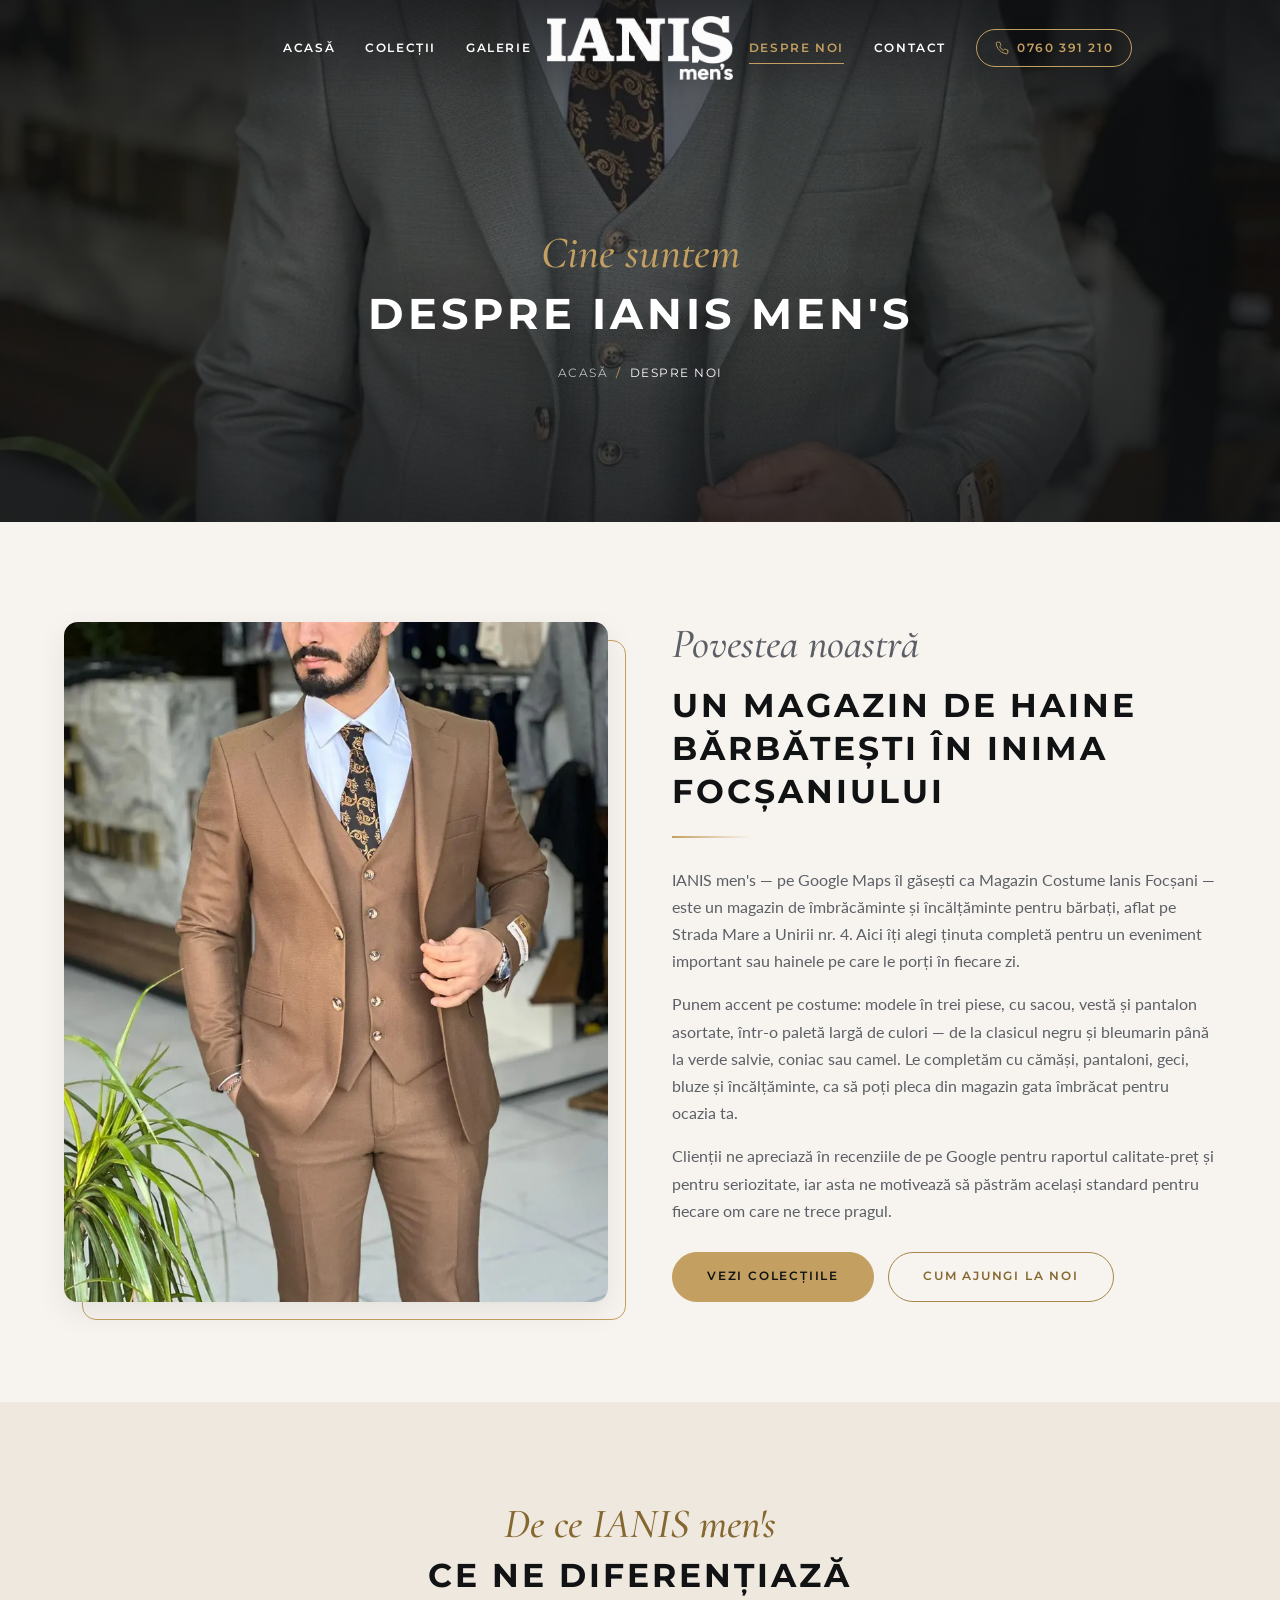
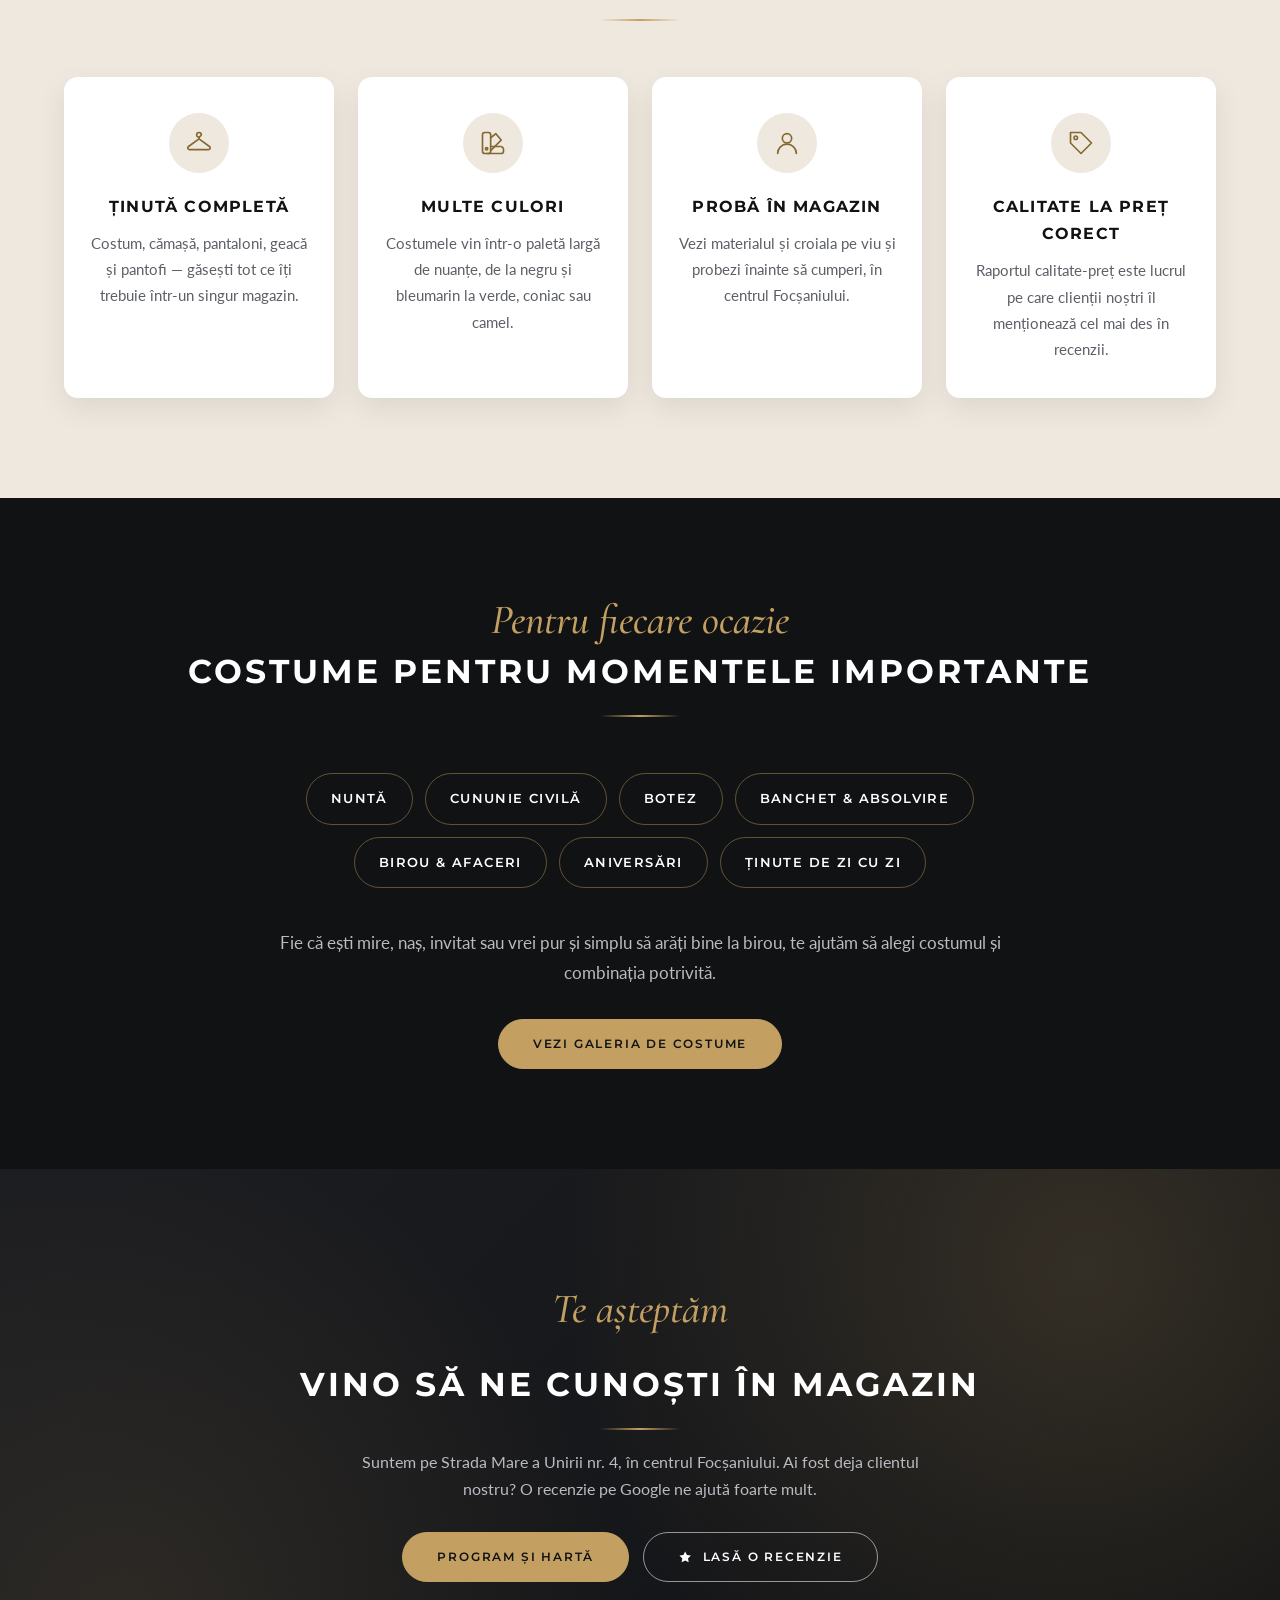
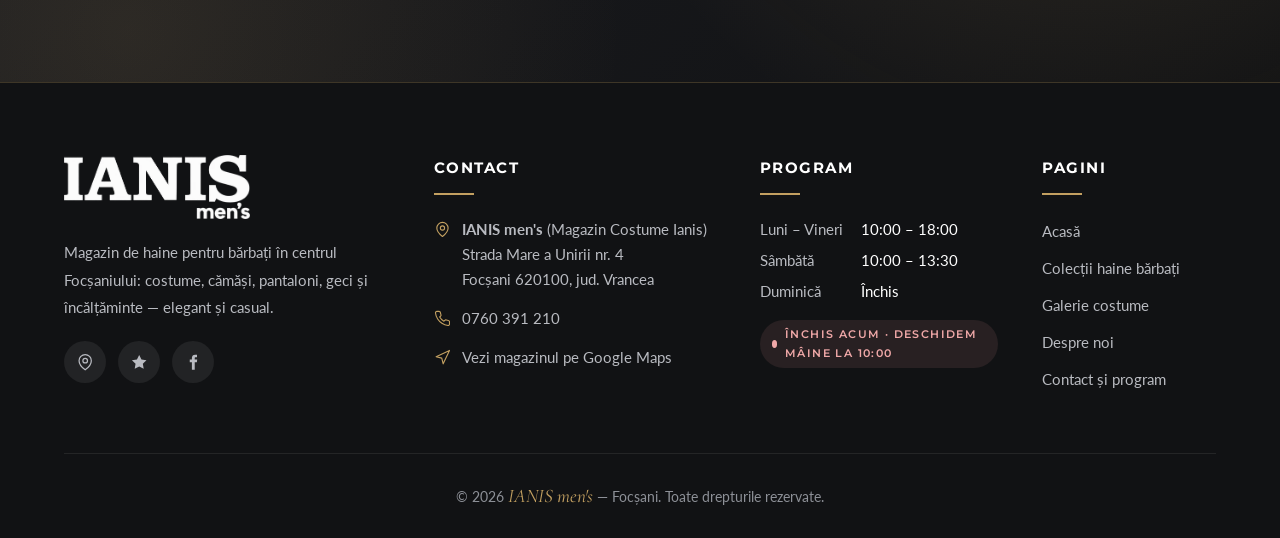
<file: despre.html>
<!DOCTYPE html>
<html lang="ro">
<head>
  <meta charset="UTF-8">
  <meta name="viewport" content="width=device-width, initial-scale=1">
  <title>Despre IANIS men&#x27;s | Magazin haine bărbătești Focșani</title>
  <meta name="description" content="IANIS men&#x27;s este magazinul de haine bărbătești de pe Strada Mare a Unirii nr. 4 din Focșani, cu ținute elegante și casual pentru orice ocazie.">
  <link rel="canonical" href="https://pixelcraft-fo.github.io/IanisMens/despre.html">
  <meta name="robots" content="index, follow, max-image-preview:large">
  <meta name="theme-color" content="#111214">

  <!-- Open Graph (Facebook, WhatsApp) -->
  <meta property="og:type" content="website">
  <meta property="og:locale" content="ro_RO">
  <meta property="og:site_name" content="IANIS men's">
  <meta property="og:title" content="Despre IANIS men&#x27;s | Magazin haine bărbătești Focșani">
  <meta property="og:description" content="IANIS men&#x27;s este magazinul de haine bărbătești de pe Strada Mare a Unirii nr. 4 din Focșani, cu ținute elegante și casual pentru orice ocazie.">
  <meta property="og:url" content="https://pixelcraft-fo.github.io/IanisMens/despre.html">
  <meta property="og:image" content="https://pixelcraft-fo.github.io/IanisMens/og-ianis-mens.jpg">
  <meta property="og:image:width" content="1200">
  <meta property="og:image:height" content="630">
  <meta property="og:image:alt" content="IANIS men's — haine pentru bărbați, Strada Mare a Unirii nr. 4, Focșani">
  <meta name="twitter:card" content="summary_large_image">

  <link rel="icon" href="favicon-48.png" sizes="48x48" type="image/png">
  <link rel="icon" href="icon-192.png" sizes="192x192" type="image/png">
  <link rel="apple-touch-icon" href="apple-touch-icon.png">

  <!-- Fonturi -->
  <link rel="preconnect" href="https://fonts.googleapis.com">
  <link rel="preconnect" href="https://fonts.gstatic.com" crossorigin>
  <link rel="stylesheet" href="https://fonts.googleapis.com/css2?family=Cormorant+Garamond:ital,wght@1,500;1,600&amp;family=Lato:wght@400;700&amp;family=Montserrat:wght@600;700&amp;display=swap">
  <link rel="preload" as="image" href="costum-trei-piese-gri-deschis-800.webp" imagesrcset="costum-trei-piese-gri-deschis-480.webp 480w, costum-trei-piese-gri-deschis-800.webp 800w, costum-trei-piese-gri-deschis-1200.webp 1200w" imagesizes="100vw" fetchpriority="high">
  <link rel="stylesheet" href="style.css">
  <script>document.documentElement.classList.add('js');</script>

  <!-- ===== Google Analytics 4 =====
       Pentru activare: înlocuiește G-XXXXXXXXXX cu ID-ul real (GA4 → Admin → Data streams)
       și scoate blocul de mai jos din comentariu, pe toate paginile.
       Evenimentele click_phone, click_map, click_review și click_cta sunt trimise automat din script.js.
  <script async src="https://www.googletagmanager.com/gtag/js?id=G-XXXXXXXXXX"></script>
  <script>
    window.dataLayer = window.dataLayer || [];
    function gtag(){dataLayer.push(arguments);}
    gtag('js', new Date());
    gtag('config', 'G-XXXXXXXXXX');
  </script>
  ===== /Google Analytics 4 ===== -->

  <!-- Date structurate (Schema.org) -->
  <script type="application/ld+json">
  {
    "@context": "https://schema.org",
    "@graph": [
      {
        "@type": "ClothingStore",
        "@id": "https://pixelcraft-fo.github.io/IanisMens/#magazin",
        "name": "IANIS men's",
        "alternateName": "Magazin Costume Ianis Focșani",
        "description": "Magazin de haine și încălțăminte pentru bărbați în centrul Focșaniului: costume în trei piese, cămăși, pantaloni, geci și încălțăminte, pentru ținute elegante și casual.",
        "url": "https://pixelcraft-fo.github.io/IanisMens/",
        "telephone": "+40760391210",
        "image": [
          "https://pixelcraft-fo.github.io/IanisMens/og-ianis-mens.jpg",
          "https://pixelcraft-fo.github.io/IanisMens/costume-barbati-colectie-culori-magazin-ianis-1200.webp",
          "https://pixelcraft-fo.github.io/IanisMens/costum-trei-piese-bej-1200.webp"
        ],
        "logo": "https://pixelcraft-fo.github.io/IanisMens/logo-ianis-mens-patrat.png",
        "address": {
          "@type": "PostalAddress",
          "streetAddress": "Strada Mare a Unirii nr. 4",
          "addressLocality": "Focșani",
          "addressRegion": "Vrancea",
          "postalCode": "620100",
          "addressCountry": "RO"
        },
        "geo": {
          "@type": "GeoCoordinates",
          "latitude": 45.6984102,
          "longitude": 27.1850162
        },
        "hasMap": "https://www.google.com/maps?cid=11812823139495012954",
        "openingHoursSpecification": [
          {
            "@type": "OpeningHoursSpecification",
            "dayOfWeek": [
              "Monday",
              "Tuesday",
              "Wednesday",
              "Thursday",
              "Friday"
            ],
            "opens": "10:00",
            "closes": "18:00"
          },
          {
            "@type": "OpeningHoursSpecification",
            "dayOfWeek": "Saturday",
            "opens": "10:00",
            "closes": "13:30"
          }
        ],
        "areaServed": {
          "@type": "City",
          "name": "Focșani"
        },
        "sameAs": [
          "https://maps.app.goo.gl/ewNtoANHAy8KhSu59",
          "https://www.facebook.com/p/Magazin-Ianis-100063948558520/"
        ]
      },
      {
        "@type": "BreadcrumbList",
        "itemListElement": [
          {
            "@type": "ListItem",
            "position": 1,
            "name": "Acasă",
            "item": "https://pixelcraft-fo.github.io/IanisMens/"
          },
          {
            "@type": "ListItem",
            "position": 2,
            "name": "Despre noi",
            "item": "https://pixelcraft-fo.github.io/IanisMens/despre.html"
          }
        ]
      }
    ]
  }
  </script>
</head>
<body>
<svg xmlns="http://www.w3.org/2000/svg" style="display:none">
  <symbol id="i-phone" viewBox="0 0 24 24"><path d="M22 16.92v3a2 2 0 0 1-2.18 2 19.79 19.79 0 0 1-8.63-3.07 19.5 19.5 0 0 1-6-6 19.79 19.79 0 0 1-3.07-8.67A2 2 0 0 1 4.11 2h3a2 2 0 0 1 2 1.72c.13.96.36 1.9.7 2.81a2 2 0 0 1-.45 2.11L8.09 9.91a16 16 0 0 0 6 6l1.27-1.27a2 2 0 0 1 2.11-.45c.91.34 1.85.57 2.81.7A2 2 0 0 1 22 16.92z"/></symbol>
  <symbol id="i-pin" viewBox="0 0 24 24"><path d="M20 10c0 6-8 12-8 12s-8-6-8-12a8 8 0 0 1 16 0z"/><circle cx="12" cy="10" r="3"/></symbol>
  <symbol id="i-clock" viewBox="0 0 24 24"><circle cx="12" cy="12" r="10"/><path d="M12 6v6l4 2"/></symbol>
  <symbol id="i-star" viewBox="0 0 24 24"><path d="M12 2.5l2.94 5.96 6.56.95-4.75 4.63 1.12 6.54L12 17.5l-5.87 3.08 1.12-6.54L2.5 9.41l6.56-.95z"/></symbol>
  <symbol id="i-chev-l" viewBox="0 0 24 24"><path d="m15 18-6-6 6-6"/></symbol>
  <symbol id="i-chev-r" viewBox="0 0 24 24"><path d="m9 18 6-6-6-6"/></symbol>
  <symbol id="i-close" viewBox="0 0 24 24"><path d="M18 6 6 18M6 6l12 12"/></symbol>
  <symbol id="i-arrow" viewBox="0 0 24 24"><path d="M5 12h14M13 6l6 6-6 6"/></symbol>
  <symbol id="i-nav" viewBox="0 0 24 24"><path d="M3 11 22 2l-9 19-2-8-8-2z"/></symbol>
  <symbol id="i-zoom" viewBox="0 0 24 24"><circle cx="11" cy="11" r="7"/><path d="m20 20-3.5-3.5M11 8v6M8 11h6"/></symbol>
  <symbol id="i-tie" viewBox="0 0 24 24"><path d="M9.5 2.5h5L13 6l2.5 10L12 21.5 8.5 16 11 6z"/><path d="M11 6h2"/></symbol>
  <symbol id="i-shirt" viewBox="0 0 24 24"><path d="M9 3h6l3 2 2.5 4-2.5 1.5V21H6V10.5L3.5 9 6 5z"/><path d="m9 3 3 4 3-4M12 7v14"/></symbol>
  <symbol id="i-trousers" viewBox="0 0 24 24"><path d="M6 3h12l1 18h-5l-2-11-2 11H5z"/><path d="M6 6.5h12"/></symbol>
  <symbol id="i-jacket" viewBox="0 0 24 24"><path d="M8.5 3 4 5.5V21h5v-8M15.5 3 20 5.5V21h-5v-8"/><path d="M8.5 3 12 7l3.5-4M12 7v14M9 13l3-6 3 6"/></symbol>
  <symbol id="i-blazer" viewBox="0 0 24 24"><path d="M9 2.5 5 4.8V21h14V4.8L15 2.5"/><path d="M9 2.5 12 8l3-5.5M12 8v13M8.5 12.5 12 6l3.5 6.5"/></symbol>
  <symbol id="i-coat" viewBox="0 0 24 24"><path d="M9 2.5 4.5 5v16h15V5L15 2.5"/><path d="M9 2.5 12 7l3-4.5M12 7v14"/><path d="M4.5 9.5h3M16.5 9.5h3"/></symbol>
  <symbol id="i-shoe" viewBox="0 0 24 24"><path d="M3 7.5h4.5l1.5 3 5 1.2c4 .9 7 2.3 7 4.8V18H3z"/><path d="M3 15h18M9.5 11l-1 2M12 11.6l-1 2"/></symbol>
  <symbol id="i-tshirt" viewBox="0 0 24 24"><path d="M20.38 3.46 16 2a4 4 0 0 1-8 0L3.62 3.46a2 2 0 0 0-1.34 2.23l.58 3.47a1 1 0 0 0 .99.84H6v10c0 1.1.9 2 2 2h8a2 2 0 0 0 2-2V10h2.15a1 1 0 0 0 .99-.84l.58-3.47a2 2 0 0 0-1.34-2.23z"/></symbol>
  <symbol id="i-facebook" viewBox="0 0 24 24"><path d="M14 8.5V6.8c0-.8.2-1.3 1.4-1.3H17V2.3c-.3 0-1.3-.1-2.5-.1-2.5 0-4.2 1.5-4.2 4.3v2H7.5V12h2.8v9.8H14V12h2.8l.4-3.5z"/></symbol>
  <symbol id="i-check" viewBox="0 0 24 24"><path d="M20 6 9 17l-5-5"/></symbol>
  <symbol id="i-hanger" viewBox="0 0 24 24"><path d="M12 7a2 2 0 1 1 2-2c0 1-2 1.5-2 3v.5L3 15a1.5 1.5 0 0 0 .9 2.7h16.2A1.5 1.5 0 0 0 21 15l-9-6.5"/></symbol>
  <symbol id="i-palette" viewBox="0 0 24 24"><rect x="3" y="3" width="7" height="18" rx="2"/><path d="M10 7.5 14.5 4l4.5 5.5-9 9"/><path d="M10 15h8.5a2.5 2.5 0 0 1 2.5 2.5V19a2 2 0 0 1-2 2H7"/><circle cx="6.5" cy="17" r="1"/></symbol>
  <symbol id="i-user" viewBox="0 0 24 24"><circle cx="12" cy="8" r="4"/><path d="M4 21a8 8 0 0 1 16 0"/></symbol>
  <symbol id="i-tag" viewBox="0 0 24 24"><path d="M3 12V3h9l9 9-9 9z"/><circle cx="7.5" cy="7.5" r="1.5"/></symbol>
</svg>

  <a class="skip-link" href="#continut">Sari la conținut</a>

  <!-- ===== NAVBAR ===== -->
  <header class="navbar">
    <div class="nav-container">
      <nav class="nav-menu nav-left" aria-label="Meniu principal">
        <a href="./">Acasă</a>
        <a href="colectii.html">Colecții</a>
        <a href="colectii.html#galerie">Galerie</a>
      </nav>
      <a href="./" class="nav-logo">
        <img src="logo-ianis-mens.webp" alt="IANIS men's" width="435" height="150">
      </a>
      <nav class="nav-menu nav-right" aria-label="Meniu secundar">
        <a href="despre.html" class="active" aria-current="page">Despre noi</a>
        <a href="contact.html">Contact</a>
        <a href="tel:+40760391210" class="nav-cta" data-track-section="header"><svg class="icon" aria-hidden="true"><use href="#i-phone"></use></svg><span class="nav-cta-text">0760 391 210</span><span class="sr-only"> — sună la magazin</span></a>
      </nav>
      <button class="nav-toggle" type="button" aria-expanded="false" aria-controls="mobile-menu" aria-label="Deschide meniul">
        <span class="bars" aria-hidden="true"><span></span><span></span><span></span></span>
      </button>
    </div>
  </header>

  <!-- ===== MENIU MOBIL ===== -->
  <nav class="mobile-menu" id="mobile-menu" aria-label="Meniu mobil">
    <button class="mobile-menu-close" type="button" aria-label="Închide meniul"><svg class="icon" aria-hidden="true"><use href="#i-close"></use></svg></button>
    <a href="./">Acasă</a>
    <a href="colectii.html">Colecții</a>
    <a href="colectii.html#galerie">Galerie</a>
    <a href="despre.html" class="active" aria-current="page">Despre noi</a>
    <a href="contact.html">Contact</a>
    <div class="mobile-menu-info">
      <a href="tel:+40760391210" data-track-section="meniu-mobil"><svg class="icon" aria-hidden="true"><use href="#i-phone"></use></svg><span>0760 391 210</span></a>
      <a href="https://maps.app.goo.gl/ewNtoANHAy8KhSu59" target="_blank" rel="noopener"><svg class="icon" aria-hidden="true"><use href="#i-pin"></use></svg><span>Strada Mare a Unirii nr. 4, Focșani</span></a>
      <span><svg class="icon" aria-hidden="true"><use href="#i-clock"></use></svg><span>L–V 10:00–18:00 · Sâm 10:00–13:30</span></span>
    </div>
  </nav>
  <div class="menu-backdrop" aria-hidden="true"></div>

  <main id="continut">

  <!-- ===== HEADER PAGINĂ ===== -->
  <section class="page-header">
    <img class="page-header-bg" src="costum-trei-piese-gri-deschis-800.webp" srcset="costum-trei-piese-gri-deschis-480.webp 480w, costum-trei-piese-gri-deschis-800.webp 800w, costum-trei-piese-gri-deschis-1200.webp 1200w" sizes="100vw" alt="" width="1200" height="1600" fetchpriority="high" decoding="async">
    <div class="page-header-content">
      <p class="script-sub">Cine suntem</p>
      <h1>Despre IANIS men's</h1>
        <nav class="breadcrumb" aria-label="Breadcrumb">
          <ol>
            <li><a href="./">Acasă</a></li>
            <li><span aria-current="page">Despre noi</span></li>
          </ol>
        </nav>
    </div>
  </section>

  <!-- ===== POVESTEA ===== -->
  <section class="section">
    <div class="container story">
      <div class="story-img reveal">
        <img src="costum-trei-piese-caramel-800.webp" srcset="costum-trei-piese-caramel-480.webp 480w, costum-trei-piese-caramel-800.webp 800w, costum-trei-piese-caramel-1200.webp 1200w" sizes="(min-width: 993px) 560px, (min-width: 601px) 520px, 100vw" alt="Costum caramel cu vestă și cămașă albă, în magazinul IANIS men&#x27;s" width="1200" height="1600" loading="lazy" decoding="async">
      </div>
      <div class="story-text reveal delay-1">
        <div class="section-heading left">
        <p class="script-title">Povestea noastră</p>
        <h2 class="bold-title">Un magazin de haine bărbătești în inima Focșaniului</h2>
        <div class="divider" aria-hidden="true"></div>
      </div>
        <p>IANIS men's — pe Google Maps îl găsești ca Magazin Costume Ianis Focșani — este un magazin de îmbrăcăminte și încălțăminte pentru bărbați, aflat pe Strada Mare a Unirii nr. 4. Aici îți alegi ținuta completă pentru un eveniment important sau hainele pe care le porți în fiecare zi.</p>
        <p>Punem accent pe costume: modele în trei piese, cu sacou, vestă și pantalon asortate, într-o paletă largă de culori — de la clasicul negru și bleumarin până la verde salvie, coniac sau camel. Le completăm cu cămăși, pantaloni, geci, bluze și încălțăminte, ca să poți pleca din magazin gata îmbrăcat pentru ocazia ta.</p>
        <p>Clienții ne apreciază în recenziile de pe Google pentru raportul calitate-preț și pentru seriozitate, iar asta ne motivează să păstrăm același standard pentru fiecare om care ne trece pragul.</p>
        <div class="btn-group">
          <a href="colectii.html" class="btn" data-track="click_cta" data-track-section="despre">Vezi colecțiile</a>
          <a href="contact.html" class="btn btn-outline">Cum ajungi la noi</a>
        </div>
      </div>
    </div>
  </section>

  <!-- ===== CE NE DIFERENȚIAZĂ ===== -->
  <section class="section section-alt">
    <div class="container">
      <div class="section-heading reveal">
        <p class="script-title">De ce IANIS men's</p>
        <h2 class="bold-title">Ce ne diferențiază</h2>
        <div class="divider" aria-hidden="true"></div>
      </div>
      <div class="values-grid">
        <div class="value-card reveal">
          <span class="icon-circle"><svg class="icon" aria-hidden="true"><use href="#i-hanger"></use></svg></span>
          <h3>Ținută completă</h3>
          <p>Costum, cămașă, pantaloni, geacă și pantofi — găsești tot ce îți trebuie într-un singur magazin.</p>
        </div>
        <div class="value-card reveal delay-1">
          <span class="icon-circle"><svg class="icon" aria-hidden="true"><use href="#i-palette"></use></svg></span>
          <h3>Multe culori</h3>
          <p>Costumele vin într-o paletă largă de nuanțe, de la negru și bleumarin la verde, coniac sau camel.</p>
        </div>
        <div class="value-card reveal delay-2">
          <span class="icon-circle"><svg class="icon" aria-hidden="true"><use href="#i-user"></use></svg></span>
          <h3>Probă în magazin</h3>
          <p>Vezi materialul și croiala pe viu și probezi înainte să cumperi, în centrul Focșaniului.</p>
        </div>
        <div class="value-card reveal delay-3">
          <span class="icon-circle"><svg class="icon" aria-hidden="true"><use href="#i-tag"></use></svg></span>
          <h3>Calitate la preț corect</h3>
          <p>Raportul calitate-preț este lucrul pe care clienții noștri îl menționează cel mai des în recenzii.</p>
        </div>
      </div>
    </div>
  </section>

  <!-- ===== OCAZII ===== -->
  <section class="section section-dark">
    <div class="container">
      <div class="section-heading reveal">
        <p class="script-title">Pentru fiecare ocazie</p>
        <h2 class="bold-title">Costume pentru momentele importante</h2>
        <div class="divider" aria-hidden="true"></div>
      </div>
      <ul class="occasions reveal"><li>Nuntă</li><li>Cununie civilă</li><li>Botez</li><li>Banchet &amp; absolvire</li><li>Birou &amp; afaceri</li><li>Aniversări</li><li>Ținute de zi cu zi</li></ul>
      <p class="lead reveal" style="color:var(--gri-deschis);margin-top:40px">Fie că ești mire, naș, invitat sau vrei pur și simplu să arăți bine la birou, te ajutăm să alegi costumul și combinația potrivită.</p>
      <div class="btn-group reveal" style="margin-top:32px">
        <a href="colectii.html#galerie" class="btn" data-track="click_cta" data-track-section="ocazii">Vezi galeria de costume</a>
      </div>
    </div>
  </section>

  <!-- ===== CTA FINAL ===== -->
  <section class="section cta">
    <div class="container reveal">
      <p class="script-title">Te așteptăm</p>
      <h2 class="bold-title">Vino să ne cunoști în magazin</h2>
      <div class="divider" aria-hidden="true"></div>
      <p>Suntem pe Strada Mare a Unirii nr. 4, în centrul Focșaniului. Ai fost deja clientul nostru? O recenzie pe Google ne ajută foarte mult.</p>
      <div class="btn-group">
        <a href="contact.html" class="btn">Program și hartă</a>
        <a href="https://www.google.com/search?q=Magazin+Costume+Ianis+Focsani#lrd=0x40b4238f17e92063:0xa3ef940ef01d6a5a,3,,,," class="btn btn-ghost" target="_blank" rel="noopener" data-track="click_review" data-track-section="cta-final"><svg class="icon icon-fill" aria-hidden="true"><use href="#i-star"></use></svg>Lasă o recenzie</a>
      </div>
    </div>
  </section>

  </main>

  <!-- ===== FOOTER ===== -->
  <footer class="footer">
    <div class="container">
      <div class="footer-grid">
        <div class="footer-col">
          <img src="logo-ianis-mens.webp" alt="IANIS men's" width="435" height="150" loading="lazy" decoding="async">
          <p>Magazin de haine pentru bărbați în centrul Focșaniului: costume, cămăși, pantaloni, geci și încălțăminte — elegant și casual.</p>
          <div class="footer-socials">
            <a href="https://maps.app.goo.gl/ewNtoANHAy8KhSu59" target="_blank" rel="noopener" aria-label="IANIS men's pe Google Maps"><svg class="icon" aria-hidden="true"><use href="#i-pin"></use></svg></a>
            <a href="https://www.google.com/search?q=Magazin+Costume+Ianis+Focsani#lrd=0x40b4238f17e92063:0xa3ef940ef01d6a5a,3,,,," target="_blank" rel="noopener" aria-label="Lasă o recenzie pe Google" data-track="click_review" data-track-section="footer"><svg class="icon icon-fill" aria-hidden="true"><use href="#i-star"></use></svg></a>
            <a href="https://www.facebook.com/p/Magazin-Ianis-100063948558520/" target="_blank" rel="noopener" aria-label="IANIS men's pe Facebook"><svg class="icon icon-fill" aria-hidden="true"><use href="#i-facebook"></use></svg></a>
          </div>
        </div>

        <div class="footer-col">
          <p class="footer-title">Contact</p>
          <address>
            <div class="footer-contact-line"><svg class="icon" aria-hidden="true"><use href="#i-pin"></use></svg><span><strong>IANIS men's</strong> (Magazin Costume Ianis)<br>Strada Mare a Unirii nr. 4<br>Focșani 620100, jud. Vrancea</span></div>
            <div class="footer-contact-line"><svg class="icon" aria-hidden="true"><use href="#i-phone"></use></svg><a href="tel:+40760391210" data-track-section="footer">0760 391 210</a></div>
          </address>
          <div class="footer-contact-line"><svg class="icon" aria-hidden="true"><use href="#i-nav"></use></svg><a href="https://maps.app.goo.gl/ewNtoANHAy8KhSu59" target="_blank" rel="noopener" data-track-section="footer">Vezi magazinul pe Google Maps</a></div>
        </div>

        <div class="footer-col">
          <p class="footer-title">Program</p>
          <dl class="footer-hours">
            <dt>Luni – Vineri</dt><dd>10:00 – 18:00</dd>
            <dt>Sâmbătă</dt><dd>10:00 – 13:30</dd>
            <dt>Duminică</dt><dd>Închis</dd>
          </dl>
          <span class="open-badge" hidden></span>
        </div>

        <div class="footer-col">
          <p class="footer-title">Pagini</p>
          <ul>
            <li><a href="./">Acasă</a></li>
            <li><a href="colectii.html">Colecții haine bărbați</a></li>
            <li><a href="colectii.html#galerie">Galerie costume</a></li>
            <li><a href="despre.html">Despre noi</a></li>
            <li><a href="contact.html">Contact și program</a></li>
          </ul>
        </div>
      </div>

      <div class="footer-bottom">
        <p>© <span class="current-year">2026</span> <span class="script-accent">IANIS men's</span> — Focșani. Toate drepturile rezervate.</p>
      </div>
    </div>
  </footer>

  <!-- ===== BUTON APEL (mobil) ===== -->
  <a href="tel:+40760391210" class="call-float" aria-label="Sună la IANIS men's: 0760 391 210" data-track-section="buton-flotant"><svg class="icon" aria-hidden="true"><use href="#i-phone"></use></svg></a>

  <script src="script.js" defer></script>
</body>
</html>
</file>
<file: style.css>
/* ============================================================
   IANIS men's — Stylesheet principal
   Magazin de haine pentru bărbați, Focșani
   ============================================================ */

/* ----- 1. Variabile & Reset ----- */
:root {
  /* Culori */
  --negru: #111214;
  --grafit: #1c1d21;
  --grafit-2: #26272c;
  --gold: #c3a061;
  --gold-dark: #a8854a;
  --gold-text: #86672f;      /* auriu lizibil pe fundal deschis */
  --crem: #f7f4ef;
  --nisip: #eee8de;
  --gri: #5c5f66;
  --gri-deschis: #b9bbc1;
  --alb: #ffffff;
  --linie: #e3dccf;

  /* Fonturi */
  --font-script: 'Cormorant Garamond', Georgia, 'Times New Roman', serif;
  --font-title: 'Montserrat', 'Helvetica Neue', Arial, sans-serif;
  --font-body: 'Lato', 'Helvetica Neue', Arial, sans-serif;

  /* Diverse */
  --tranzitie: 0.35s ease;
  --umbra-card: 0 10px 30px rgba(17, 18, 20, 0.08);
  --umbra-gold: 0 16px 36px rgba(168, 133, 74, 0.28);
  --max-width: 1200px;
  --radius: 14px;
}

*,
*::before,
*::after {
  margin: 0;
  padding: 0;
  box-sizing: border-box;
}

html {
  scroll-behavior: smooth;
  scroll-padding-top: 90px;
  -webkit-text-size-adjust: 100%;
}

body {
  font-family: var(--font-body);
  color: var(--negru);
  background-color: var(--crem);
  line-height: 1.7;
  overflow-x: hidden;
}

a {
  color: inherit;
  text-decoration: none;
}

ul {
  list-style: none;
}

img {
  max-width: 100%;
  height: auto;
  display: block;
}

button {
  font: inherit;
}

:focus-visible {
  outline: 2px solid var(--gold);
  outline-offset: 3px;
}

[hidden] {
  display: none !important;
}

.sr-only {
  position: absolute;
  width: 1px;
  height: 1px;
  padding: 0;
  margin: -1px;
  overflow: hidden;
  clip: rect(0, 0, 0, 0);
  white-space: nowrap;
  border: 0;
}

.skip-link {
  position: absolute;
  top: -60px;
  left: 16px;
  z-index: 3000;
  background: var(--gold);
  color: var(--negru);
  padding: 10px 18px;
  border-radius: 8px;
  font-family: var(--font-title);
  font-weight: 600;
  font-size: 0.85rem;
}

.skip-link:focus {
  top: 12px;
}

/* Iconițe SVG (sprite inline) */
.icon {
  width: 1.15em;
  height: 1.15em;
  flex-shrink: 0;
  fill: none;
  stroke: currentColor;
  stroke-width: 1.6;
  stroke-linecap: round;
  stroke-linejoin: round;
  vertical-align: -0.2em;
}

.icon-fill {
  fill: currentColor;
  stroke: none;
}

/* ----- 2. Utilitare ----- */
.container {
  max-width: var(--max-width);
  margin: 0 auto;
  padding: 0 24px;
}

.section {
  padding: 100px 0;
}

.section-alt {
  background: var(--nisip);
}

.section-dark {
  background: var(--negru);
  color: var(--gri-deschis);
}

/* Titlu de secțiune: script auriu + titlu bold + linie aurie */
.section-heading {
  text-align: center;
  margin-bottom: 56px;
}

.section-heading.left {
  text-align: left;
  margin-bottom: 28px;
}

.script-title {
  font-family: var(--font-script);
  font-style: italic;
  font-weight: 500;
  font-size: clamp(1.9rem, 4vw, 2.6rem);
  color: var(--gold-text);
  line-height: 1.1;
  margin-bottom: 6px;
}

.section-dark .script-title,
.cta .script-title {
  color: var(--gold);
}

.bold-title {
  font-family: var(--font-title);
  font-weight: 700;
  text-transform: uppercase;
  letter-spacing: 3px;
  font-size: clamp(1.35rem, 2.6vw, 2.1rem);
  line-height: 1.3;
  color: var(--negru);
}

.section-dark .bold-title {
  color: var(--alb);
}

.divider {
  width: 80px;
  height: 2px;
  background: linear-gradient(90deg, transparent, var(--gold), transparent);
  margin: 22px auto 0;
  border: none;
}

.section-heading.left .divider {
  margin-left: 0;
  background: linear-gradient(90deg, var(--gold), transparent);
}

.lead {
  max-width: 740px;
  margin: 0 auto;
  color: var(--gri);
  font-size: 1.08rem;
  text-align: center;
}

.lead + .lead {
  margin-top: 16px;
}

.text-center {
  text-align: center;
}

.text-link {
  color: var(--gold-text);
  font-weight: 700;
  border-bottom: 1px solid currentColor;
  transition: color var(--tranzitie);
}

.text-link:hover {
  color: var(--negru);
}

/* Butoane */
.btn {
  display: inline-flex;
  align-items: center;
  justify-content: center;
  gap: 10px;
  font-family: var(--font-title);
  font-weight: 600;
  text-transform: uppercase;
  letter-spacing: 1.8px;
  font-size: 0.78rem;
  line-height: 1.2;
  padding: 16px 34px;
  min-height: 50px;
  border: 1.5px solid var(--gold);
  background: var(--gold);
  color: var(--negru);
  border-radius: 50px;
  cursor: pointer;
  transition: background var(--tranzitie), color var(--tranzitie), border-color var(--tranzitie), transform var(--tranzitie);
}

.btn:hover {
  background: transparent;
  color: var(--gold-text);
  transform: translateY(-2px);
}

.btn-outline {
  background: transparent;
  color: var(--gold-text);
  border-color: var(--gold-dark);
}

.btn-outline:hover {
  background: var(--gold);
  color: var(--negru);
  border-color: var(--gold);
}

/* Variantă pentru fundal închis */
.btn-ghost {
  background: transparent;
  color: var(--alb);
  border-color: rgba(255, 255, 255, 0.55);
}

.btn-ghost:hover {
  background: var(--alb);
  color: var(--negru);
  border-color: var(--alb);
}

.section-dark .btn:hover,
.hero .btn:hover,
.cta .btn:hover {
  color: var(--gold);
}

.section-dark .btn-ghost:hover,
.hero .btn-ghost:hover,
.cta .btn-ghost:hover {
  color: var(--negru);
}

.btn-group {
  display: flex;
  flex-wrap: wrap;
  gap: 14px;
  justify-content: center;
}

/* ----- 3. Navbar ----- */
.navbar {
  position: fixed;
  top: 0;
  left: 0;
  width: 100%;
  z-index: 1000;
  padding: 16px 0;
  transition: background var(--tranzitie), padding var(--tranzitie), box-shadow var(--tranzitie);
  background: linear-gradient(to bottom, rgba(17, 18, 20, 0.55), rgba(17, 18, 20, 0));
}

.navbar.scrolled {
  background: rgba(17, 18, 20, 0.97);
  box-shadow: 0 4px 24px rgba(0, 0, 0, 0.25);
  padding: 8px 0;
}

.nav-container {
  max-width: var(--max-width);
  margin: 0 auto;
  padding: 0 24px;
  display: grid;
  grid-template-columns: 1fr auto 1fr;
  align-items: center;
  gap: 16px;
}

.nav-logo {
  grid-column: 2;
  justify-self: center;
  display: block;
}

.nav-logo img {
  height: 64px;
  width: auto;
  transition: height var(--tranzitie);
}

.navbar.scrolled .nav-logo img {
  height: 50px;
}

.nav-menu {
  display: flex;
  align-items: center;
  gap: 30px;
}

.nav-menu.nav-left {
  grid-column: 1;
  grid-row: 1;
  justify-content: flex-end;
}

.nav-menu.nav-right {
  grid-column: 3;
  grid-row: 1;
  justify-content: flex-start;
}

.nav-menu a {
  font-family: var(--font-title);
  font-weight: 600;
  font-size: 0.76rem;
  text-transform: uppercase;
  letter-spacing: 1.6px;
  color: var(--alb);
  position: relative;
  padding: 6px 0;
  transition: color var(--tranzitie);
  white-space: nowrap;
}

.nav-menu a::after {
  content: '';
  position: absolute;
  bottom: 0;
  left: 0;
  width: 0;
  height: 1.5px;
  background: var(--gold);
  transition: width var(--tranzitie);
}

.nav-menu a:hover::after,
.nav-menu a.active::after {
  width: 100%;
}

.nav-menu a:hover,
.nav-menu a.active {
  color: var(--gold);
}

.nav-menu a.nav-cta {
  display: inline-flex;
  align-items: center;
  gap: 8px;
  border: 1.5px solid var(--gold);
  border-radius: 50px;
  padding: 8px 18px;
  color: var(--gold);
}

.nav-menu a.nav-cta::after {
  display: none;
}

.nav-menu a.nav-cta:hover {
  background: var(--gold);
  color: var(--negru);
}

/* Buton hamburger (mobil) */
.nav-toggle {
  display: none;
  grid-column: 3;
  grid-row: 1;
  justify-self: end;
  width: 44px;
  height: 44px;
  align-items: center;
  justify-content: center;
  background: transparent;
  border: none;
  cursor: pointer;
  z-index: 1200;
}

.nav-toggle .bars {
  position: relative;
  display: block;
  width: 26px;
  height: 18px;
}

.nav-toggle .bars span {
  position: absolute;
  left: 0;
  width: 100%;
  height: 2px;
  background: var(--alb);
  border-radius: 2px;
  transition: transform var(--tranzitie), opacity var(--tranzitie);
}

.nav-toggle .bars span:nth-child(1) { top: 0; }
.nav-toggle .bars span:nth-child(2) { top: 8px; }
.nav-toggle .bars span:nth-child(3) { top: 16px; }

.nav-toggle[aria-expanded="true"] .bars span:nth-child(1) {
  transform: translateY(8px) rotate(45deg);
}

.nav-toggle[aria-expanded="true"] .bars span:nth-child(2) {
  opacity: 0;
}

.nav-toggle[aria-expanded="true"] .bars span:nth-child(3) {
  transform: translateY(-8px) rotate(-45deg);
}

/* Meniu mobil (panou lateral) */
.mobile-menu {
  position: fixed;
  top: 0;
  right: 0;
  width: min(86vw, 360px);
  height: 100%;
  height: 100dvh;
  background: var(--negru);
  z-index: 1100;
  padding: 100px 32px 40px;
  display: flex;
  flex-direction: column;
  gap: 6px;
  transform: translateX(100%);
  visibility: hidden;
  transition: transform 0.4s ease, visibility 0.4s;
  overflow-y: auto;
  box-shadow: -10px 0 40px rgba(0, 0, 0, 0.4);
}

.mobile-menu.open {
  transform: translateX(0);
  visibility: visible;
  transition: transform 0.4s ease, visibility 0s;
}

.mobile-menu-close {
  position: absolute;
  top: 22px;
  right: 20px;
  width: 44px;
  height: 44px;
  border-radius: 50%;
  border: 1px solid rgba(255, 255, 255, 0.2);
  background: transparent;
  color: var(--alb);
  cursor: pointer;
  display: flex;
  align-items: center;
  justify-content: center;
  transition: background var(--tranzitie), color var(--tranzitie);
}

.mobile-menu-close:hover {
  background: var(--gold);
  color: var(--negru);
}

.mobile-menu-close .icon {
  width: 22px;
  height: 22px;
}

.mobile-menu > a {
  font-family: var(--font-title);
  font-weight: 600;
  text-transform: uppercase;
  letter-spacing: 2px;
  font-size: 0.95rem;
  color: var(--alb);
  padding: 14px 0;
  border-bottom: 1px solid rgba(255, 255, 255, 0.08);
}

.mobile-menu > a.active,
.mobile-menu > a:hover {
  color: var(--gold);
}

.mobile-menu-info {
  margin-top: auto;
  padding-top: 28px;
  font-size: 0.9rem;
  color: var(--gri-deschis);
  display: grid;
  gap: 10px;
}

.mobile-menu-info a,
.mobile-menu-info span {
  display: flex;
  gap: 10px;
  align-items: flex-start;
}

.mobile-menu-info .icon {
  color: var(--gold);
  margin-top: 3px;
}

.menu-backdrop {
  position: fixed;
  inset: 0;
  background: rgba(0, 0, 0, 0.55);
  z-index: 1050;
  opacity: 0;
  visibility: hidden;
  transition: opacity 0.4s, visibility 0.4s;
}

.menu-backdrop.open {
  opacity: 1;
  visibility: visible;
}

/* ----- 4. Buton apel fix (mobil) ----- */
.call-float {
  position: fixed;
  bottom: 20px;
  right: 20px;
  width: 58px;
  height: 58px;
  background: var(--gold);
  color: var(--negru);
  border-radius: 50%;
  display: none;
  align-items: center;
  justify-content: center;
  z-index: 900;
  box-shadow: 0 8px 24px rgba(0, 0, 0, 0.3);
  transition: transform 0.3s ease;
}

.call-float .icon {
  width: 26px;
  height: 26px;
}

.call-float:hover {
  transform: scale(1.06);
}

/* ----- 5. Hero slider (homepage) ----- */
.hero {
  position: relative;
  height: 100vh;
  height: 100svh;
  min-height: 620px;
  max-height: 1000px;
  overflow: hidden;
  background: radial-gradient(ellipse at 20% 40%, #24252a 0%, var(--negru) 70%);
  color: var(--alb);
}

.slide {
  position: absolute;
  inset: 0;
  display: grid;
  grid-template-columns: 1.1fr 0.9fr;
  opacity: 0;
  visibility: hidden;
  transition: opacity 1s ease, visibility 1s;
}

.slide.active {
  opacity: 1;
  visibility: visible;
}

.slide-media {
  grid-column: 2;
  position: relative;
  overflow: hidden;
}

.slide-media img {
  width: 100%;
  height: 100%;
  object-fit: cover;
  object-position: center 20%;
  transform: scale(1.04);
  transition: transform 6s ease;
}

.slide.active .slide-media img {
  transform: scale(1);
}

.slide-media::after {
  content: '';
  position: absolute;
  inset: 0;
  background: linear-gradient(90deg, var(--negru) 0%, rgba(17, 18, 20, 0) 28%);
}

.slide-content {
  grid-column: 1;
  grid-row: 1;
  align-self: center;
  justify-self: end;
  width: 100%;
  max-width: 640px;
  padding: 90px 40px 40px 24px;
  transform: translateY(24px);
  opacity: 0;
  transition: transform 0.9s ease 0.25s, opacity 0.9s ease 0.25s;
}

.slide.active .slide-content {
  transform: translateY(0);
  opacity: 1;
}

.slide-kicker {
  font-family: var(--font-title);
  font-weight: 600;
  text-transform: uppercase;
  letter-spacing: 3px;
  font-size: 0.75rem;
  color: var(--gold);
  margin-bottom: 18px;
  display: flex;
  align-items: center;
  gap: 14px;
}

.slide-kicker::before {
  content: '';
  width: 40px;
  height: 1.5px;
  background: var(--gold);
}

.slide-title {
  margin-bottom: 22px;
  font-weight: inherit;
}

.slide-script {
  display: block;
  font-family: var(--font-script);
  font-style: italic;
  font-weight: 500;
  font-size: clamp(2.6rem, 5.6vw, 4.6rem);
  line-height: 1.02;
  color: var(--alb);
}

.slide-bold {
  display: block;
  font-family: var(--font-title);
  font-weight: 700;
  text-transform: uppercase;
  letter-spacing: 4px;
  font-size: clamp(1.05rem, 2.2vw, 1.6rem);
  line-height: 1.35;
  margin-top: 12px;
  color: var(--gold);
}

.slide-text {
  color: #d4d5d9;
  font-size: 1.05rem;
  max-width: 480px;
  margin-bottom: 34px;
}

.slide-content .btn-group {
  justify-content: flex-start;
}

.slider-controls {
  position: absolute;
  left: 0;
  right: 0;
  bottom: 36px;
  z-index: 5;
  display: flex;
  align-items: center;
  justify-content: center;
  gap: 22px;
  pointer-events: none;
}

.slider-controls > * {
  pointer-events: auto;
}

/* Pe desktop, controalele stau sub coloana de text */
@media (min-width: 901px) {
  .slider-controls {
    right: 45%;
  }
}

.slider-arrow {
  width: 46px;
  height: 46px;
  border-radius: 50%;
  background: rgba(255, 255, 255, 0.08);
  border: 1px solid rgba(255, 255, 255, 0.35);
  color: var(--alb);
  cursor: pointer;
  display: flex;
  align-items: center;
  justify-content: center;
  transition: background var(--tranzitie), border-color var(--tranzitie), color var(--tranzitie);
}

.slider-arrow:hover {
  background: var(--gold);
  border-color: var(--gold);
  color: var(--negru);
}

.slider-dots {
  display: flex;
  gap: 4px;
}

.dot {
  width: 28px;
  height: 28px;
  border: none;
  background: transparent;
  cursor: pointer;
  display: flex;
  align-items: center;
  justify-content: center;
}

.dot::before {
  content: '';
  width: 10px;
  height: 10px;
  border-radius: 50%;
  background: rgba(255, 255, 255, 0.35);
  border: 1px solid rgba(255, 255, 255, 0.75);
  transition: background var(--tranzitie), transform var(--tranzitie);
}

.dot.active::before {
  background: var(--gold);
  border-color: var(--gold);
  transform: scale(1.25);
}

/* ----- 6. Header de pagină (paginile interioare) ----- */
.page-header {
  position: relative;
  height: 58vh;
  min-height: 400px;
  max-height: 620px;
  display: flex;
  align-items: center;
  justify-content: center;
  text-align: center;
  color: var(--alb);
  background: var(--negru);
  overflow: hidden;
}

.page-header-bg {
  position: absolute;
  inset: 0;
  width: 100%;
  height: 100%;
  object-fit: cover;
  object-position: center 30%;
}

.page-header::before {
  content: '';
  position: absolute;
  inset: 0;
  z-index: 1;
  background: linear-gradient(180deg, rgba(17, 18, 20, 0.72) 0%, rgba(17, 18, 20, 0.62) 50%, rgba(17, 18, 20, 0.85) 100%);
}

.page-header-content {
  position: relative;
  z-index: 2;
  padding: 90px 20px 0;
  max-width: 900px;
}

.page-header .script-sub {
  font-family: var(--font-script);
  font-style: italic;
  font-weight: 500;
  font-size: clamp(1.8rem, 4.4vw, 2.8rem);
  color: var(--gold);
  line-height: 1.1;
  margin-bottom: 8px;
}

.page-header h1 {
  font-family: var(--font-title);
  font-weight: 700;
  text-transform: uppercase;
  letter-spacing: 4px;
  font-size: clamp(1.5rem, 4.4vw, 2.7rem);
  line-height: 1.25;
}

.breadcrumb ol {
  display: flex;
  flex-wrap: wrap;
  justify-content: center;
  gap: 8px;
  margin-top: 22px;
  font-family: var(--font-title);
  font-size: 0.74rem;
  letter-spacing: 1.5px;
  text-transform: uppercase;
  color: var(--gri-deschis);
  list-style: none;
}

.breadcrumb li + li::before {
  content: '/';
  margin-right: 8px;
  color: var(--gold);
}

.breadcrumb a:hover {
  color: var(--gold);
}

.breadcrumb [aria-current] {
  color: var(--alb);
}

/* ----- 7. Split text + imagine ----- */
.story {
  display: grid;
  grid-template-columns: 1fr 1fr;
  gap: 64px;
  align-items: center;
}

.story.reverse .story-img {
  order: 2;
}

.story-img {
  position: relative;
}

.story-img img {
  width: 100%;
  aspect-ratio: 4 / 5;
  object-fit: cover;
  object-position: center top;
  border-radius: var(--radius);
  box-shadow: var(--umbra-card);
}

.story-img::before {
  content: '';
  position: absolute;
  inset: 18px -18px -18px 18px;
  border: 1.5px solid var(--gold);
  border-radius: var(--radius);
  z-index: -1;
}

.story-text p {
  color: var(--gri);
  margin-bottom: 16px;
}

.story-text .btn-group {
  justify-content: flex-start;
  margin-top: 28px;
}

.check-list {
  display: grid;
  gap: 10px;
  margin: 22px 0 6px;
}

.check-list li {
  display: flex;
  gap: 12px;
  align-items: flex-start;
  color: var(--negru);
}

.check-list .icon {
  color: var(--gold-dark);
  margin-top: 4px;
}

/* ----- 8. Colecții — mozaic homepage ----- */
.collections-grid {
  display: grid;
  grid-template-columns: repeat(4, 1fr);
  grid-auto-rows: 250px;
  gap: 22px;
}

.collection-card {
  position: relative;
  border-radius: var(--radius);
  overflow: hidden;
  display: flex;
  align-items: flex-end;
  color: var(--alb);
  background: var(--grafit);
  isolation: isolate;
  transition: transform var(--tranzitie), box-shadow var(--tranzitie);
}

.collection-card.feature {
  grid-column: span 2;
  grid-row: span 2;
}

.collection-card img {
  position: absolute;
  inset: 0;
  width: 100%;
  height: 100%;
  object-fit: cover;
  z-index: -2;
  transition: transform 0.7s ease;
}

.collection-card.feature img {
  object-position: center 15%;
}

.collection-card::before {
  content: '';
  position: absolute;
  inset: 0;
  z-index: -1;
  background: linear-gradient(to top, rgba(17, 18, 20, 0.92) 0%, rgba(17, 18, 20, 0.35) 55%, rgba(17, 18, 20, 0.05) 100%);
  transition: background var(--tranzitie);
}

.collection-card.no-photo {
  background: linear-gradient(145deg, var(--grafit-2), var(--negru));
  border: 1px solid rgba(195, 160, 97, 0.25);
}

.collection-card.no-photo::before {
  display: none;
}

.collection-card:hover {
  transform: translateY(-8px);
  box-shadow: var(--umbra-gold);
}

.collection-card:hover img {
  transform: scale(1.06);
}

.collection-card-body {
  padding: 26px 24px;
}

.collection-card-body .icon {
  width: 34px;
  height: 34px;
  color: var(--gold);
  margin-bottom: 12px;
  stroke-width: 1.3;
}

.collection-card h3 {
  font-family: var(--font-title);
  font-weight: 700;
  text-transform: uppercase;
  letter-spacing: 1.5px;
  font-size: 1rem;
  line-height: 1.35;
  margin-bottom: 6px;
}

.collection-card.feature h3 {
  font-size: 1.35rem;
}

.collection-card p {
  font-size: 0.92rem;
  color: #d9dadd;
}

.card-link {
  display: inline-flex;
  align-items: center;
  gap: 8px;
  margin-top: 12px;
  font-family: var(--font-title);
  font-weight: 600;
  font-size: 0.72rem;
  text-transform: uppercase;
  letter-spacing: 1.6px;
  color: var(--gold);
}

.collection-card:hover .card-link .icon {
  transform: translateX(4px);
}

.card-link .icon {
  width: 1em;
  height: 1em;
  margin: 0;
  transition: transform var(--tranzitie);
  stroke-width: 1.8;
}

/* ----- 9. Statistici / recenzii ----- */
.stats-grid {
  display: grid;
  grid-template-columns: repeat(3, 1fr);
  gap: 30px;
  text-align: center;
}

.stat-number {
  font-family: var(--font-script);
  font-style: italic;
  font-weight: 600;
  font-size: clamp(3rem, 6vw, 4.2rem);
  color: var(--gold);
  line-height: 1;
  display: inline-flex;
  align-items: center;
  gap: 8px;
}

.stat-number .icon {
  width: 0.55em;
  height: 0.55em;
}

.stat-label {
  font-family: var(--font-title);
  font-weight: 600;
  text-transform: uppercase;
  letter-spacing: 1.8px;
  font-size: 0.78rem;
  color: var(--alb);
  margin-top: 12px;
}

.stats-note {
  max-width: 640px;
  margin: 48px auto 0;
  text-align: center;
  font-size: 1rem;
}

.stats-note .btn-group {
  margin-top: 26px;
}

/* ----- 10. Galerie ----- */
.gallery-grid {
  display: grid;
  grid-template-columns: repeat(3, 1fr);
  gap: 18px;
}

.gallery-item {
  position: relative;
  display: block;
  overflow: hidden;
  border-radius: 12px;
  aspect-ratio: 3 / 4;
  background: var(--nisip);
  cursor: zoom-in;
}

.gallery-item img {
  width: 100%;
  height: 100%;
  object-fit: cover;
  transition: transform 0.6s ease;
}

.gallery-item:hover img {
  transform: scale(1.07);
}

.gallery-item .zoom {
  position: absolute;
  inset: 0;
  display: flex;
  align-items: center;
  justify-content: center;
  background: rgba(17, 18, 20, 0.35);
  color: var(--alb);
  opacity: 0;
  transition: opacity var(--tranzitie);
}

.gallery-item .zoom .icon {
  width: 38px;
  height: 38px;
  stroke-width: 1.4;
}

.gallery-item:hover .zoom,
.gallery-item:focus-visible .zoom {
  opacity: 1;
}

.works-grid {
  grid-template-columns: repeat(4, 1fr);
}

.works-grid .gallery-item.hide {
  display: none;
}

.filters {
  display: flex;
  flex-wrap: wrap;
  justify-content: center;
  gap: 10px;
  margin-bottom: 44px;
}

.filter-btn {
  display: inline-flex;
  align-items: center;
  gap: 8px;
  font-family: var(--font-title);
  font-weight: 600;
  text-transform: uppercase;
  letter-spacing: 1.4px;
  font-size: 0.72rem;
  padding: 10px 20px;
  min-height: 42px;
  border: 1.5px solid var(--gold-dark);
  background: transparent;
  color: var(--gold-text);
  border-radius: 50px;
  cursor: pointer;
  transition: background var(--tranzitie), color var(--tranzitie);
}

.filter-btn:hover,
.filter-btn[aria-pressed="true"] {
  background: var(--gold);
  border-color: var(--gold);
  color: var(--negru);
}

/* Ancore invizibile: #costume, #sacouri, #jeans … duc toate la galerie */
.anchor-target {
  display: block;
  height: 0;
  overflow: hidden;
}

/* Fiecare categorie își păstrează forma pozelor (pantofii sunt panoramici, blugii aproape pătrați) */
.works-grid[data-raport="portret"] .gallery-item { aspect-ratio: 3 / 4; }
.works-grid[data-raport="patrat"] .gallery-item { aspect-ratio: 1 / 1; }
.works-grid[data-raport="peisaj"] .gallery-item { aspect-ratio: 4 / 3; }

.category-descrieri {
  max-width: 760px;
  margin: 0 auto 26px;
  text-align: center;
}

.category-descriere h3 {
  font-family: var(--font-title);
  font-weight: 700;
  text-transform: uppercase;
  letter-spacing: 1.5px;
  font-size: 1rem;
  margin-bottom: 10px;
}

.category-descriere p {
  color: var(--gri);
}

.gallery-empty {
  max-width: 620px;
  margin: 0 auto;
  text-align: center;
  background: var(--alb);
  border-radius: var(--radius);
  padding: 40px 30px;
  box-shadow: var(--umbra-card);
}

.gallery-empty p {
  color: var(--gri);
  margin-bottom: 24px;
}

.gallery-count {
  text-align: center;
  color: var(--gri);
  font-size: 0.9rem;
  margin: -24px 0 30px;
}

/* ----- 11. Lightbox ----- */
.lightbox {
  position: fixed;
  inset: 0;
  background: rgba(10, 10, 12, 0.96);
  z-index: 2000;
  display: none;
  align-items: center;
  justify-content: center;
  flex-direction: column;
  padding: 60px 70px 30px;
}

.lightbox.open {
  display: flex;
}

.lightbox figure {
  display: flex;
  flex-direction: column;
  align-items: center;
  max-height: 100%;
}

.lightbox img {
  max-width: min(92vw, 720px);
  max-height: calc(100vh - 150px);
  max-height: calc(100dvh - 150px);
  width: auto;
  border-radius: 10px;
  box-shadow: 0 10px 50px rgba(0, 0, 0, 0.6);
  animation: zoomIn 0.35s ease;
}

.lightbox figcaption {
  color: var(--gri-deschis);
  font-size: 0.9rem;
  text-align: center;
  margin-top: 14px;
  max-width: 620px;
}

.lightbox-caption {
  display: block;
}

.lightbox-counter {
  display: block;
  font-family: var(--font-title);
  font-size: 0.75rem;
  letter-spacing: 2px;
  color: var(--gold);
  margin-top: 6px;
}

@keyframes zoomIn {
  from { transform: scale(0.94); opacity: 0; }
  to { transform: scale(1); opacity: 1; }
}

.lightbox-btn {
  position: absolute;
  width: 50px;
  height: 50px;
  border-radius: 50%;
  border: 1px solid rgba(255, 255, 255, 0.3);
  background: rgba(255, 255, 255, 0.06);
  color: var(--alb);
  cursor: pointer;
  display: flex;
  align-items: center;
  justify-content: center;
  transition: background var(--tranzitie), color var(--tranzitie);
}

.lightbox-btn .icon {
  width: 24px;
  height: 24px;
}

.lightbox-btn:hover {
  background: var(--gold);
  color: var(--negru);
}

.lightbox-close { top: 16px; right: 16px; }
.lb-prev { left: 16px; top: 50%; transform: translateY(-50%); }
.lb-next { right: 16px; top: 50%; transform: translateY(-50%); }

/* ----- 12. Colecții — pagina de categorii ----- */
.category-nav {
  display: flex;
  flex-wrap: wrap;
  justify-content: center;
  gap: 10px;
  margin-top: 36px;
}

.category-nav a {
  display: inline-flex;
  align-items: center;
  gap: 8px;
  padding: 10px 18px;
  border-radius: 50px;
  background: var(--alb);
  border: 1px solid var(--linie);
  font-family: var(--font-title);
  font-weight: 600;
  font-size: 0.74rem;
  letter-spacing: 1.2px;
  text-transform: uppercase;
  transition: border-color var(--tranzitie), color var(--tranzitie);
}

.category-nav a .icon {
  color: var(--gold-dark);
}

.category-nav a:hover {
  border-color: var(--gold);
  color: var(--gold-text);
}

.category-grid {
  display: grid;
  grid-template-columns: repeat(3, 1fr);
  gap: 26px;
}

.category-card {
  background: var(--alb);
  border-radius: var(--radius);
  box-shadow: var(--umbra-card);
  overflow: hidden;
  display: flex;
  flex-direction: column;
  border-bottom: 3px solid transparent;
  transition: transform var(--tranzitie), box-shadow var(--tranzitie), border-color var(--tranzitie);
}

.category-card:hover {
  transform: translateY(-6px);
  box-shadow: var(--umbra-gold);
  border-bottom-color: var(--gold);
}

.category-card-img {
  aspect-ratio: 4 / 3;
  overflow: hidden;
  background: var(--nisip);
}

.category-card-img img {
  width: 100%;
  height: 100%;
  object-fit: cover;
}

.category-card-body {
  padding: 30px 28px 32px;
  flex: 1;
}

.icon-circle {
  width: 60px;
  height: 60px;
  border-radius: 50%;
  background: var(--nisip);
  color: var(--gold-text);
  display: flex;
  align-items: center;
  justify-content: center;
  margin-bottom: 18px;
  transition: background var(--tranzitie), color var(--tranzitie);
}

.icon-circle .icon {
  width: 28px;
  height: 28px;
  stroke-width: 1.4;
}

.category-card:hover .icon-circle,
.value-card:hover .icon-circle,
.contact-card:hover .icon-circle {
  background: var(--gold);
  color: var(--negru);
}

.category-card h3,
.value-card h3,
.contact-card h3 {
  font-family: var(--font-title);
  font-weight: 700;
  text-transform: uppercase;
  letter-spacing: 1.2px;
  font-size: 1rem;
  margin-bottom: 10px;
}

.category-card p,
.value-card p {
  color: var(--gri);
  font-size: 0.96rem;
}

.suit-feature {
  display: grid;
  grid-template-columns: 1.1fr 0.9fr;
  gap: 56px;
  align-items: center;
}

.suit-feature .story-text p {
  color: var(--gri);
  margin-bottom: 16px;
}

.color-chips {
  display: flex;
  flex-wrap: wrap;
  gap: 8px;
  margin: 18px 0 8px;
}

.color-chips li {
  display: inline-flex;
  align-items: center;
  font-size: 0.85rem;
  padding: 6px 14px;
  background: var(--alb);
  border: 1px solid var(--linie);
  border-radius: 50px;
}

.suit-feature-imgs {
  display: grid;
  grid-template-columns: 1fr 1fr;
  gap: 16px;
}

.suit-feature-imgs img {
  border-radius: 12px;
  aspect-ratio: 3 / 4;
  object-fit: cover;
  width: 100%;
  box-shadow: var(--umbra-card);
}

.suit-feature-imgs img:nth-child(2) {
  margin-top: 40px;
}

.note {
  margin-top: 40px;
  text-align: center;
  color: var(--gri);
  font-style: italic;
}

/* ----- 13. Despre — valori / ocazii ----- */
.values-grid {
  display: grid;
  grid-template-columns: repeat(4, 1fr);
  gap: 24px;
}

.value-card {
  background: var(--alb);
  border-radius: var(--radius);
  padding: 36px 26px;
  text-align: center;
  box-shadow: var(--umbra-card);
  transition: transform var(--tranzitie), box-shadow var(--tranzitie);
}

.value-card .icon-circle {
  margin: 0 auto 20px;
}

.value-card:hover {
  transform: translateY(-6px);
  box-shadow: var(--umbra-gold);
}

.occasions {
  display: flex;
  flex-wrap: wrap;
  justify-content: center;
  gap: 12px;
  max-width: 860px;
  margin: 0 auto;
}

.occasions li {
  font-family: var(--font-title);
  font-weight: 600;
  font-size: 0.8rem;
  letter-spacing: 1.4px;
  text-transform: uppercase;
  padding: 14px 24px;
  border: 1px solid rgba(195, 160, 97, 0.45);
  border-radius: 50px;
  color: var(--alb);
}

/* ----- 14. Locație / Contact ----- */
.location {
  display: grid;
  grid-template-columns: 1fr 1fr;
  gap: 48px;
  align-items: stretch;
}

.info-list {
  display: grid;
  gap: 22px;
  margin: 8px 0 30px;
}

.info-item {
  display: flex;
  gap: 16px;
  align-items: flex-start;
}

.info-item .icon-circle {
  width: 48px;
  height: 48px;
  margin: 0;
  flex-shrink: 0;
}

.info-item .icon-circle .icon {
  width: 22px;
  height: 22px;
}

.info-item h3 {
  font-family: var(--font-title);
  font-weight: 700;
  text-transform: uppercase;
  letter-spacing: 1.2px;
  font-size: 0.8rem;
  margin-bottom: 4px;
}

.info-item p,
.info-item address {
  color: var(--gri);
  font-style: normal;
}

.info-item a:not(.text-link) {
  color: var(--negru);
  font-weight: 700;
}

.info-item a:not(.text-link):hover {
  color: var(--gold-text);
}

.map-wrap {
  border-radius: var(--radius);
  overflow: hidden;
  box-shadow: var(--umbra-card);
  min-height: 380px;
  background: var(--nisip);
  position: relative;
}

.map-wrap iframe {
  position: absolute;
  inset: 0;
  width: 100%;
  height: 100%;
  border: 0;
}

.open-badge {
  display: inline-flex;
  align-items: center;
  gap: 8px;
  font-family: var(--font-title);
  font-weight: 600;
  font-size: 0.7rem;
  letter-spacing: 1.4px;
  text-transform: uppercase;
  padding: 5px 12px;
  border-radius: 50px;
  background: rgba(92, 95, 102, 0.12);
  color: var(--gri);
  margin-top: 8px;
}

.open-badge::before {
  content: '';
  width: 8px;
  height: 8px;
  border-radius: 50%;
  background: currentColor;
}

.open-badge.is-open {
  background: rgba(46, 125, 50, 0.12);
  color: #2e6b31;
}

.open-badge.is-closed {
  background: rgba(158, 45, 45, 0.1);
  color: #9e2d2d;
}

.open-badge[hidden] {
  display: none;
}

.contact-cards {
  display: grid;
  grid-template-columns: repeat(3, 1fr);
  gap: 26px;
}

.contact-card {
  background: var(--alb);
  border-radius: var(--radius);
  padding: 40px 28px;
  text-align: center;
  box-shadow: var(--umbra-card);
  display: flex;
  flex-direction: column;
  align-items: center;
  transition: transform var(--tranzitie), box-shadow var(--tranzitie);
}

.contact-card:hover {
  transform: translateY(-6px);
  box-shadow: var(--umbra-gold);
}

.contact-card .icon-circle {
  width: 72px;
  height: 72px;
  margin: 0 auto 20px;
}

.contact-card p {
  color: var(--gri);
  margin-bottom: 22px;
  flex: 1;
}

.contact-card address {
  font-style: normal;
  color: var(--gri);
  margin-bottom: 22px;
  flex: 1;
}

.contact-card address strong,
.contact-card p strong {
  color: var(--negru);
}

.schedule-table {
  max-width: 580px;
  margin: 0 auto;
  background: var(--alb);
  border-radius: var(--radius);
  overflow: hidden;
  box-shadow: var(--umbra-card);
  width: 100%;
  border-collapse: collapse;
  font-family: var(--font-title);
}

.schedule-table th,
.schedule-table td {
  padding: 18px 32px;
  border-bottom: 1px solid var(--linie);
  text-align: left;
}

.schedule-table tr:last-child th,
.schedule-table tr:last-child td {
  border-bottom: none;
}

.schedule-table th {
  font-weight: 600;
  text-transform: uppercase;
  letter-spacing: 1px;
  font-size: 0.82rem;
}

.schedule-table td {
  text-align: right;
  color: var(--gold-text);
  font-weight: 600;
  font-size: 0.92rem;
}

.schedule-table td.closed {
  color: #9e2d2d;
}

.schedule-table tr.today {
  background: #faf6ee;
}

.schedule-table tr.today th::after {
  content: 'azi';
  margin-left: 10px;
  font-size: 0.64rem;
  letter-spacing: 1.2px;
  background: var(--gold);
  color: var(--negru);
  padding: 2px 8px;
  border-radius: 50px;
  vertical-align: 1px;
}

.schedule-wrap {
  text-align: center;
}

.nap {
  text-align: center;
  margin-top: 26px;
  font-family: var(--font-title);
  font-weight: 600;
  letter-spacing: 0.5px;
}

.nap .icon {
  color: var(--gold-dark);
  margin-right: 6px;
}

.map-large {
  min-height: 460px;
}

/* FAQ */
.faq {
  max-width: 820px;
  margin: 0 auto;
  display: grid;
  gap: 14px;
}

.faq details {
  background: var(--alb);
  border-radius: 12px;
  box-shadow: var(--umbra-card);
  overflow: hidden;
}

.faq summary {
  cursor: pointer;
  list-style: none;
  padding: 20px 56px 20px 26px;
  position: relative;
  font-family: var(--font-title);
  font-weight: 600;
  font-size: 0.98rem;
}

.faq summary::-webkit-details-marker {
  display: none;
}

.faq summary::after {
  content: '+';
  position: absolute;
  right: 24px;
  top: 50%;
  transform: translateY(-50%);
  font-size: 1.5rem;
  font-weight: 400;
  color: var(--gold-dark);
  transition: transform var(--tranzitie);
}

.faq details[open] summary::after {
  transform: translateY(-50%) rotate(45deg);
}

.faq details p {
  padding: 0 26px 22px;
  color: var(--gri);
}

/* ----- 15. CTA final ----- */
.cta {
  position: relative;
  background: linear-gradient(135deg, var(--grafit) 0%, var(--negru) 100%);
  text-align: center;
  color: var(--gri-deschis);
  overflow: hidden;
}

.cta::before {
  content: '';
  position: absolute;
  inset: 0;
  background: radial-gradient(circle at 85% 20%, rgba(195, 160, 97, 0.18), transparent 45%),
              radial-gradient(circle at 10% 90%, rgba(195, 160, 97, 0.12), transparent 40%);
}

.cta .container {
  position: relative;
}

.cta .bold-title {
  color: var(--alb);
}

.cta p {
  max-width: 600px;
  margin: 18px auto 30px;
}

/* ----- 16. Footer ----- */
.footer {
  background: var(--negru);
  color: var(--gri-deschis);
  padding: 72px 0 26px;
  border-top: 1px solid rgba(195, 160, 97, 0.25);
}

.footer-grid {
  display: grid;
  grid-template-columns: 1.5fr 1.3fr 1.1fr 0.8fr;
  gap: 44px;
  margin-bottom: 50px;
}

.footer-col img {
  height: 64px;
  width: auto;
  margin-bottom: 20px;
}

.footer-col p {
  font-size: 0.92rem;
  line-height: 1.85;
}

.footer-title {
  font-family: var(--font-title);
  font-weight: 700;
  text-transform: uppercase;
  letter-spacing: 1.5px;
  font-size: 0.85rem;
  color: var(--alb);
  margin-bottom: 22px;
  position: relative;
  padding-bottom: 12px;
}

.footer-title::after {
  content: '';
  position: absolute;
  bottom: 0;
  left: 0;
  width: 40px;
  height: 2px;
  background: var(--gold);
}

.footer-col ul li {
  margin-bottom: 10px;
}

.footer-col ul a,
.footer-contact-line a {
  font-size: 0.92rem;
  transition: color var(--tranzitie);
}

.footer-col ul a:hover,
.footer-contact-line a:hover {
  color: var(--gold);
}

.footer-contact-line {
  display: flex;
  align-items: flex-start;
  gap: 12px;
  margin-bottom: 14px;
  font-size: 0.92rem;
  font-style: normal;
}

.footer-contact-line .icon {
  color: var(--gold);
  margin-top: 4px;
}

.footer-hours {
  display: grid;
  grid-template-columns: auto auto;
  justify-content: start;
  gap: 6px 18px;
  font-size: 0.92rem;
}

.footer-hours dd {
  color: var(--alb);
}

.footer .open-badge {
  margin-top: 16px;
  background: rgba(255, 255, 255, 0.06);
  color: var(--gri-deschis);
}

.footer .open-badge.is-open {
  background: rgba(143, 214, 148, 0.12);
  color: #9fdca4;
}

.footer .open-badge.is-closed {
  background: rgba(240, 160, 160, 0.1);
  color: #f0a8a8;
}

.footer-socials {
  display: flex;
  gap: 12px;
  margin-top: 20px;
}

.footer-socials a {
  width: 42px;
  height: 42px;
  border-radius: 50%;
  background: rgba(255, 255, 255, 0.07);
  display: flex;
  align-items: center;
  justify-content: center;
  transition: background var(--tranzitie), color var(--tranzitie);
}

.footer-socials a:hover {
  background: var(--gold);
  color: var(--negru);
}

.footer-bottom {
  text-align: center;
  padding-top: 26px;
  border-top: 1px solid rgba(255, 255, 255, 0.08);
  font-size: 0.85rem;
  color: #8d9097;
}

.footer-bottom .script-accent {
  font-family: var(--font-script);
  font-style: italic;
  font-size: 1.2rem;
  color: var(--gold);
}

/* ----- 17. 404 ----- */
.not-found {
  min-height: 100vh;
  display: flex;
  align-items: center;
  justify-content: center;
  text-align: center;
  background: var(--negru);
  color: var(--gri-deschis);
  padding: 120px 24px 60px;
}

.not-found .bold-title {
  color: var(--alb);
  margin-bottom: 16px;
}

.not-found .btn-group {
  margin-top: 30px;
}

/* ----- 18. Animații la scroll ----- */
.js .reveal {
  opacity: 0;
  transform: translateY(28px);
  transition: opacity 0.8s ease, transform 0.8s ease;
}

.js .reveal.visible {
  opacity: 1;
  transform: none;
}

.js .reveal.delay-1 { transition-delay: 0.1s; }
.js .reveal.delay-2 { transition-delay: 0.2s; }
.js .reveal.delay-3 { transition-delay: 0.3s; }

@media (prefers-reduced-motion: reduce) {
  html {
    scroll-behavior: auto;
  }

  *,
  *::before,
  *::after {
    animation-duration: 0.01ms !important;
    transition-duration: 0.01ms !important;
    transition-delay: 0s !important;
  }

  .js .reveal {
    opacity: 1;
    transform: none;
  }
}

/* ============================================================
   19. RESPONSIVE
   ============================================================ */

/* Tabletă */
@media (max-width: 1080px) {
  .nav-menu {
    gap: 20px;
  }

  .nav-menu a {
    letter-spacing: 1.2px;
  }

  .nav-cta-text {
    display: none;
  }

  .nav-menu a.nav-cta {
    padding: 9px;
  }

  .values-grid {
    grid-template-columns: repeat(2, 1fr);
  }

  .footer-grid {
    grid-template-columns: 1fr 1fr;
    gap: 36px;
  }
}

@media (max-width: 992px) {
  .section {
    padding: 72px 0;
  }

  .collections-grid {
    grid-template-columns: repeat(2, 1fr);
    grid-auto-rows: 230px;
  }

  .works-grid {
    grid-template-columns: repeat(3, 1fr);
  }

  .category-grid {
    grid-template-columns: repeat(2, 1fr);
  }

  .story,
  .suit-feature,
  .location {
    grid-template-columns: 1fr;
    gap: 44px;
  }

  .story.reverse .story-img {
    order: 0;
  }

  .story-img {
    max-width: 520px;
    margin: 0 auto;
    width: 100%;
  }
}

/* Mobil — navbar hamburger + hero pe tot ecranul */
@media (max-width: 900px) {
  .nav-menu.nav-left,
  .nav-menu.nav-right {
    display: none;
  }

  .nav-toggle {
    display: flex;
  }

  .nav-logo img {
    height: 52px;
  }

  .navbar.scrolled .nav-logo img {
    height: 42px;
  }

  .call-float {
    display: flex;
  }

  .slide {
    display: block;
  }

  .slide-media {
    position: absolute;
    inset: 0;
  }

  .slide-media img {
    object-position: center 15%;
  }

  .slide-media::after {
    background: linear-gradient(to top, rgba(17, 18, 20, 0.95) 0%, rgba(17, 18, 20, 0.7) 38%, rgba(17, 18, 20, 0.15) 70%, rgba(17, 18, 20, 0.5) 100%);
  }

  .slide-content {
    position: absolute;
    left: 0;
    right: 0;
    bottom: 96px;
    max-width: none;
    padding: 0 24px;
    text-align: center;
  }

  .slide-kicker {
    justify-content: center;
  }

  .slide-kicker::before {
    display: none;
  }

  .slide-text {
    margin: 0 auto 26px;
    font-size: 1rem;
  }

  .slide-content .btn-group {
    justify-content: center;
  }

  .slider-controls {
    bottom: 26px;
  }
}

@media (max-width: 768px) {
  .gallery-grid,
  .works-grid {
    grid-template-columns: repeat(2, 1fr);
    gap: 12px;
  }

  .contact-cards {
    grid-template-columns: 1fr;
  }

  .stats-grid {
    grid-template-columns: 1fr;
    gap: 36px;
  }

  .lightbox {
    padding: 64px 12px 90px;
  }

  .lb-prev,
  .lb-next {
    top: auto;
    bottom: 20px;
    transform: none;
  }

  .lb-prev { left: calc(50% - 64px); }
  .lb-next { right: calc(50% - 64px); }

  .lightbox img {
    max-height: calc(100vh - 220px);
    max-height: calc(100dvh - 220px);
  }
}

/* Mobil mic */
@media (max-width: 600px) {
  .section {
    padding: 60px 0;
  }

  .container {
    padding: 0 16px;
  }

  .section-heading {
    margin-bottom: 40px;
  }

  .bold-title {
    letter-spacing: 2px;
  }

  .collections-grid {
    grid-template-columns: 1fr;
    grid-auto-rows: auto;
  }

  .collection-card {
    min-height: 200px;
  }

  .collection-card.feature {
    grid-column: auto;
    grid-row: auto;
    min-height: 420px;
  }

  .collection-card.no-photo {
    min-height: 0;
  }

  .category-grid,
  .values-grid {
    grid-template-columns: 1fr;
  }

  .footer-grid {
    grid-template-columns: 1fr;
  }

  .btn-group .btn {
    width: 100%;
  }

  .slide-content .btn-group .btn,
  .story-text .btn-group .btn {
    width: auto;
    flex: 1 1 auto;
  }

  .schedule-table th,
  .schedule-table td {
    padding: 15px 18px;
  }

  .story-img::before {
    inset: 12px -10px -12px 10px;
  }

  .suit-feature-imgs img:nth-child(2) {
    margin-top: 24px;
  }

  .page-header {
    min-height: 360px;
  }

  .slide-bold {
    letter-spacing: 2.5px;
  }

  .filters {
    gap: 8px;
  }

  .filter-btn {
    padding: 8px 14px;
    letter-spacing: 1px;
  }
}

@media (max-width: 380px) {
  .slide-script {
    font-size: 2.3rem;
  }

  .slider-arrow {
    display: none;
  }
}

@media (max-height: 700px) and (max-width: 900px) {
  .slide-text {
    display: none;
  }
}
</file>
